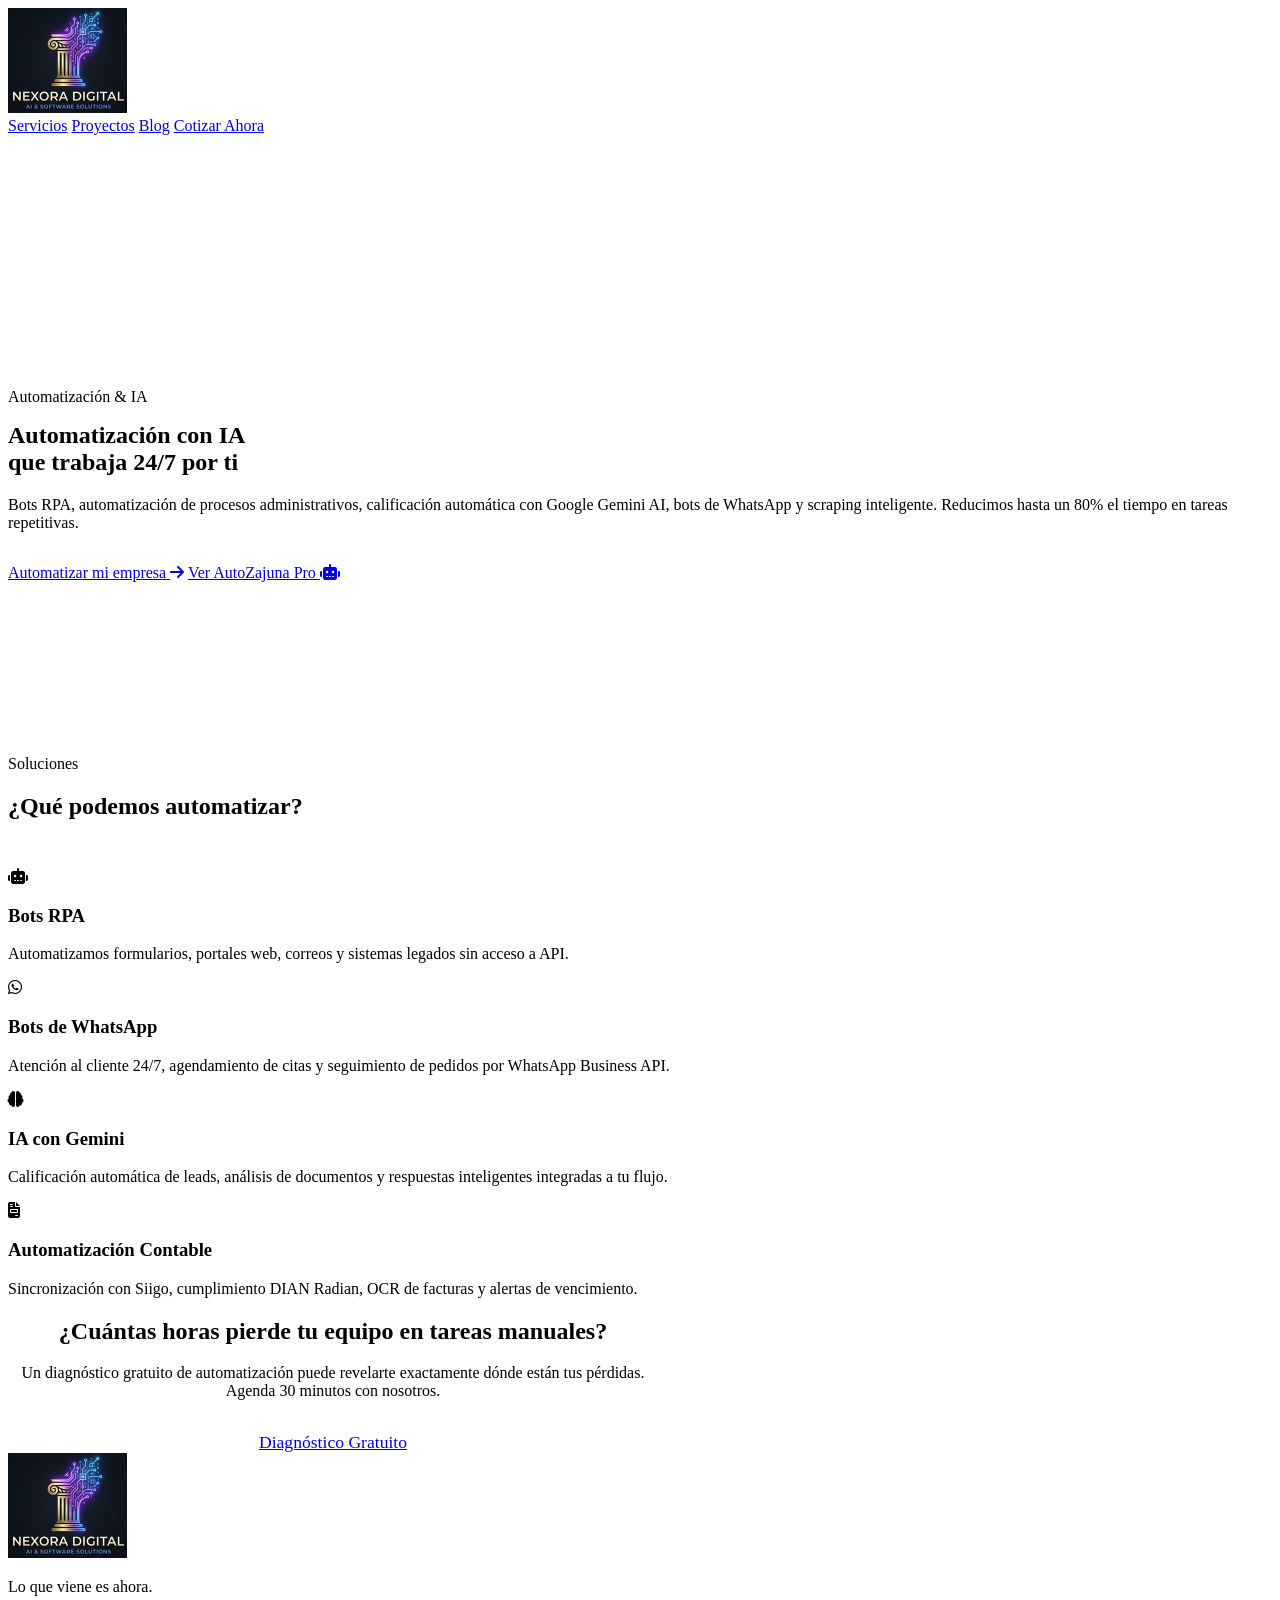
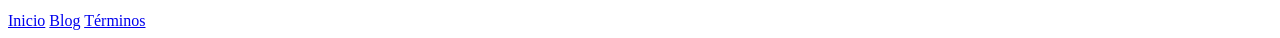
<file: automatizacion-ia-colombia.html>
<!DOCTYPE html>
<html lang="es-CO">
<head>
    <meta charset="UTF-8">
    <meta name="viewport" content="width=device-width, initial-scale=1.0">
    <title>Automatización con IA y Bots RPA en Colombia — Nexora Digital</title>
    <meta name="description" content="Automatizamos procesos repetitivos con Inteligencia Artificial y bots RPA en Colombia. Bots de WhatsApp, calificación automática con Gemini AI, web scraping y automatización de formularios.">
    <meta name="keywords" content="automatizacion inteligencia artificial colombia, bots rpa colombia, automatizacion procesos colombia, bot whatsapp colombia, gemini ai colombia">
    <link rel="canonical" href="https://nexora-digital-portal.vercel.app/automatizacion-ia-colombia.html">
    <meta property="og:title" content="Automatización con IA y Bots RPA en Colombia | Nexora Digital">
    <meta property="og:description" content="Reducimos hasta 80% del trabajo manual con automatizaciones inteligentes. Bots RPA, IA con Gemini, WhatsApp y más.">
    <meta property="og:url" content="https://nexora-digital-portal.vercel.app/automatizacion-ia-colombia.html">
    <link rel="icon" type="image/png" href="icono Nexora Digital.png">
    <link rel="preload" href="styles.css" >
    <link rel="preconnect" href="https://fonts.googleapis.com">
    <link rel="preconnect" href="https://fonts.gstatic.com" crossorigin>
    <link rel="stylesheet" href="https://fonts.googleapis.com/css2?family=Outfit:wght@300;400;500;600;700;800;900&display=swap" >
    <link rel="stylesheet" href="https://cdnjs.cloudflare.com/ajax/libs/font-awesome/6.4.0/css/all.min.css" >
    </head>
<body>
    <nav class="navbar scrolled" id="navbar">
        <div class="nav-container container">
            <a href="index.html" class="nav-logo">
                <img src="logo-nexora-opt.jpg" alt="Nexora Digital Logo" width="119" height="105" fetchpriority="high">
            </a>
            <div class="nav-links" id="nav-links">
                <a href="index.html#servicios" class="nav-link">Servicios</a>
                <a href="index.html#proyectos" class="nav-link">Proyectos</a>
                <a href="blog.html" class="nav-link">Blog</a>
                <a href="index.html#contacto" class="nav-cta">Cotizar Ahora</a>
            </div>
        </div>
    </nav>

    <main style="padding-top: 80px;">
        <section class="section" style="min-height: 60vh; display: flex; align-items: center;">
            <div class="container">
                <span class="hero-badge">Automatización &amp; IA</span>
                <h1 class="hero-title" style="margin-top: 1rem;">
                    Automatización con IA <br>
                    <span class="gradient-text">que trabaja 24/7 por ti</span>
                </h1>
                <p class="hero-subtitle">Bots RPA, automatización de procesos administrativos, calificación automática con Google Gemini AI, bots de WhatsApp y scraping inteligente. Reducimos hasta un 80% el tiempo en tareas repetitivas.</p>
                <div class="hero-ctas" style="margin-top:2rem;">
                    <a href="index.html#contacto" class="btn-primary">Automatizar mi empresa <i class="fa-solid fa-arrow-right"></i></a>
                    <a href="index.html#software" class="btn-glass">Ver AutoZajuna Pro <i class="fa-solid fa-robot"></i></a>
                </div>
            </div>
        </section>

        <section class="section section-alt">
            <div class="container">
                <div class="section-header">
                    <span class="section-tag">Soluciones</span>
                    <h2 class="section-title">¿Qué podemos automatizar?</h2>
                </div>
                <div class="services-grid" style="margin-top:3rem;">
                    <article class="service-card">
                        <div class="service-icon si-ai"><i class="fa-solid fa-robot"></i></div>
                        <h3 class="service-title">Bots RPA</h3>
                        <p class="service-desc">Automatizamos formularios, portales web, correos y sistemas legados sin acceso a API.</p>
                    </article>
                    <article class="service-card">
                        <div class="service-icon si-mobile"><i class="fa-brands fa-whatsapp"></i></div>
                        <h3 class="service-title">Bots de WhatsApp</h3>
                        <p class="service-desc">Atención al cliente 24/7, agendamiento de citas y seguimiento de pedidos por WhatsApp Business API.</p>
                    </article>
                    <article class="service-card">
                        <div class="service-icon si-data"><i class="fa-solid fa-brain"></i></div>
                        <h3 class="service-title">IA con Gemini</h3>
                        <p class="service-desc">Calificación automática de leads, análisis de documentos y respuestas inteligentes integradas a tu flujo.</p>
                    </article>
                    <article class="service-card">
                        <div class="service-icon si-fintech"><i class="fa-solid fa-file-invoice"></i></div>
                        <h3 class="service-title">Automatización Contable</h3>
                        <p class="service-desc">Sincronización con Siigo, cumplimiento DIAN Radian, OCR de facturas y alertas de vencimiento.</p>
                    </article>
                </div>
            </div>
        </section>

        <section class="section" style="text-align:center;">
            <div class="container" style="max-width:650px;">
                <h2 class="section-title">¿Cuántas horas pierde tu equipo en tareas manuales?</h2>
                <p style="color:var(--text-secondary); margin: 1rem 0 2rem;">Un diagnóstico gratuito de automatización puede revelarte exactamente dónde están tus pérdidas. Agenda 30 minutos con nosotros.</p>
                <a href="index.html#contacto" class="btn-primary" style="font-size:1.1rem;">Diagnóstico Gratuito</a>
            </div>
        </section>
    </main>

    <footer class="footer">
        <div class="container footer-content">
            <div class="footer-brand">
                <a href="index.html" class="footer-logo"><img src="logo-nexora-opt.jpg" alt="Nexora Digital" width="119" height="105" loading="lazy"></a>
                <p class="footer-slogan">Lo que viene es ahora.</p>
            </div>
            <nav class="footer-links">
                <a href="index.html" class="footer-link">Inicio</a>
                <a href="blog.html" class="footer-link">Blog</a>
                <a href="legales.html" class="footer-link">Términos</a>
            </nav>
        </div>
    </footer>
</body>
</html>
</file>
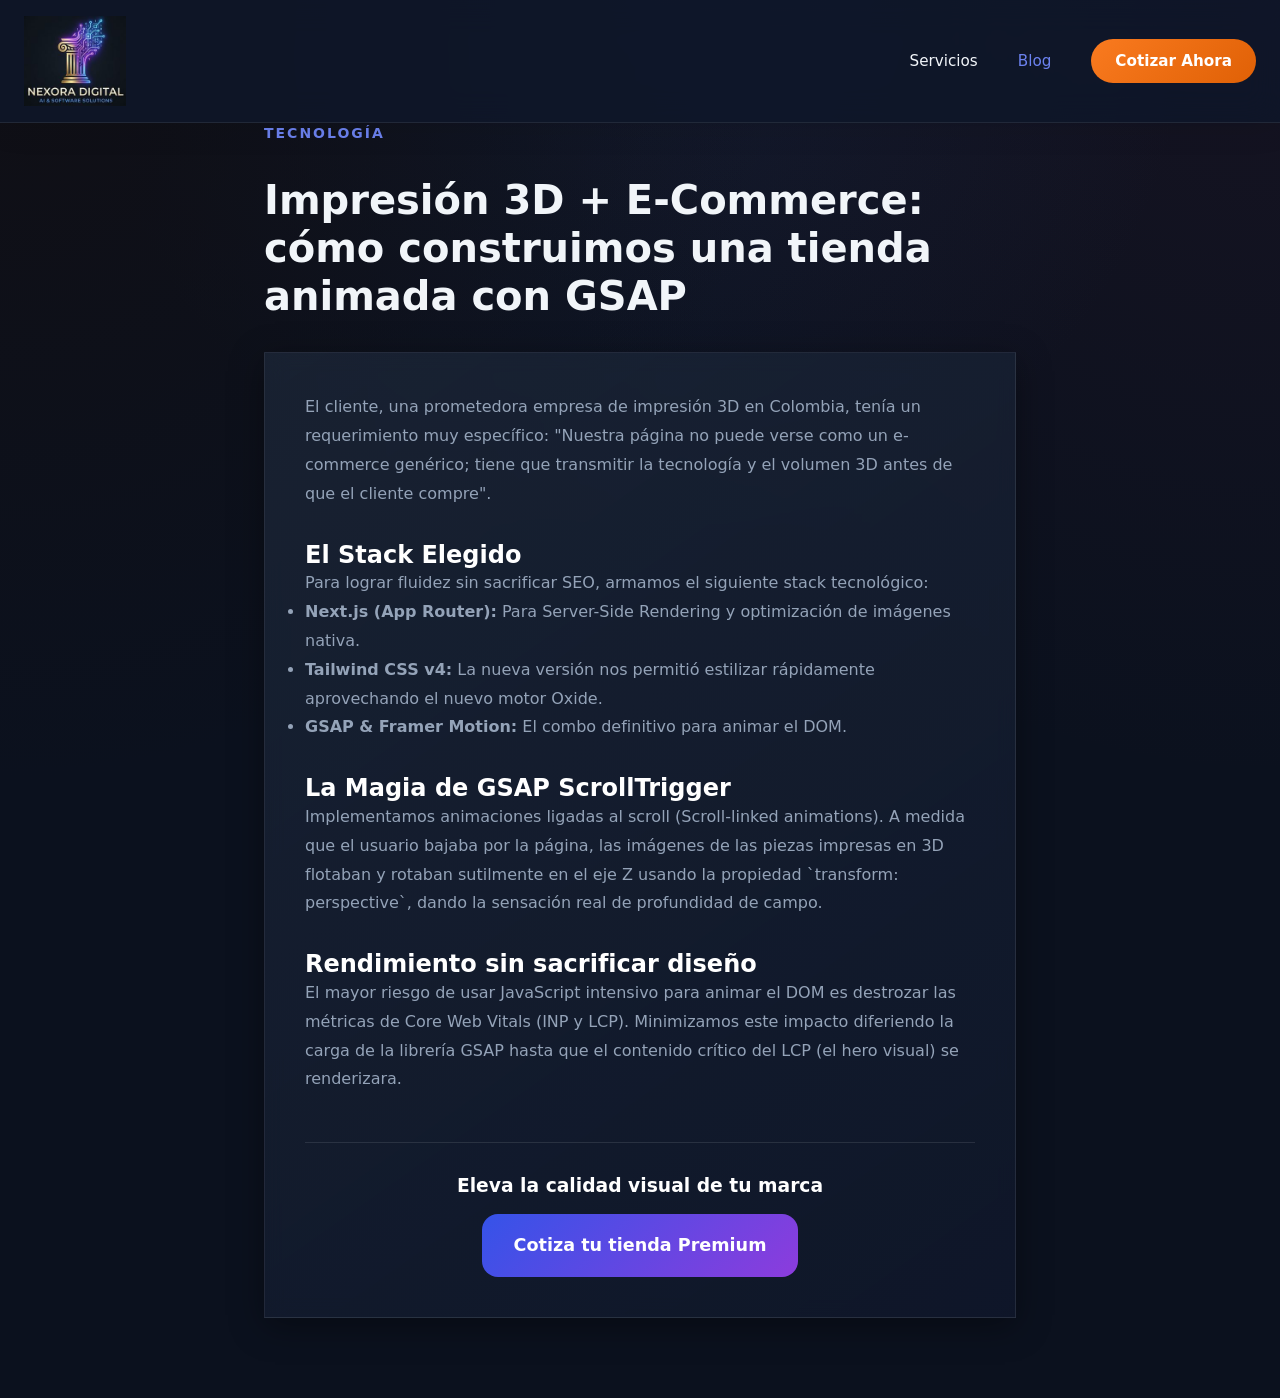
<file: blog-3dprint-gsap.html>
<!DOCTYPE html>
<html lang="es-CO">
<head>
    <meta charset="UTF-8">
    <meta name="viewport" content="width=device-width, initial-scale=1.0">
    <title>Impresión 3D + E-Commerce: cómo construimos una tienda con GSAP | Nexora</title>
    <meta name="description" content="Caso de estudio: Integración de animaciones avanzadas con GSAP y Framer Motion en una tienda de impresión 3D construida con Next.js y Tailwind CSS v4.">
    <link rel="canonical" href="https://nexora-digital-portal.vercel.app/blog-3dprint-gsap.html">
    <link rel="icon" type="image/png" href="icono Nexora Digital.png">
    <link rel="stylesheet" href="styles.css">
</head>
<body>
    <nav class="navbar scrolled" id="navbar">
        <div class="nav-container container">
            <a href="index.html" class="nav-logo">
                <img src="logo-nexora-opt.jpg" alt="Nexora Digital" width="119" height="105" fetchpriority="high">
            </a>
            <div class="nav-links">
                <a href="index.html#servicios" class="nav-link">Servicios</a>
                <a href="blog.html" class="nav-link" style="color: var(--primary-light);">Blog</a>
                <a href="index.html#contacto" class="nav-cta">Cotizar Ahora</a>
            </div>
        </div>
    </nav>

    <main style="padding-top: 120px; padding-bottom: 80px;">
        <article class="container" style="max-width: 800px;">
            <span class="section-tag">Tecnología</span>
            <h1 style="font-size: 2.5rem; margin: 1rem 0; line-height: 1.2;">Impresión 3D + E-Commerce: cómo construimos una tienda animada con GSAP</h1>
            
            <div class="glass-card" style="padding: 2.5rem; line-height: 1.8; color: var(--text-secondary); margin-top: 2rem;">
                <p>El cliente, una prometedora empresa de impresión 3D en Colombia, tenía un requerimiento muy específico: "Nuestra página no puede verse como un e-commerce genérico; tiene que transmitir la tecnología y el volumen 3D antes de que el cliente compre".</p>

                <h2 style="color: white; margin-top:2rem;">El Stack Elegido</h2>
                <p>Para lograr fluidez sin sacrificar SEO, armamos el siguiente stack tecnológico:</p>
                <ul>
                    <li><strong>Next.js (App Router):</strong> Para Server-Side Rendering y optimización de imágenes nativa.</li>
                    <li><strong>Tailwind CSS v4:</strong> La nueva versión nos permitió estilizar rápidamente aprovechando el nuevo motor Oxide.</li>
                    <li><strong>GSAP & Framer Motion:</strong> El combo definitivo para animar el DOM.</li>
                </ul>

                <h2 style="color: white; margin-top:2rem;">La Magia de GSAP ScrollTrigger</h2>
                <p>Implementamos animaciones ligadas al scroll (Scroll-linked animations). A medida que el usuario bajaba por la página, las imágenes de las piezas impresas en 3D flotaban y rotaban sutilmente en el eje Z usando la propiedad `transform: perspective`, dando la sensación real de profundidad de campo.</p>

                <h2 style="color: white; margin-top:2rem;">Rendimiento sin sacrificar diseño</h2>
                <p>El mayor riesgo de usar JavaScript intensivo para animar el DOM es destrozar las métricas de Core Web Vitals (INP y LCP). Minimizamos este impacto diferiendo la carga de la librería GSAP hasta que el contenido crítico del LCP (el hero visual) se renderizara.</p>

                <div style="margin-top: 3rem; padding-top: 2rem; border-top: 1px solid rgba(255,255,255,0.1); text-align: center;">
                    <h3 style="color: white;">Eleva la calidad visual de tu marca</h3>
                    <a href="index.html#contacto" class="btn-primary" style="margin-top: 1rem; display: inline-block;">Cotiza tu tienda Premium</a>
                </div>
            </div>
        </article>
    </main>
</body>
</html>
</file>
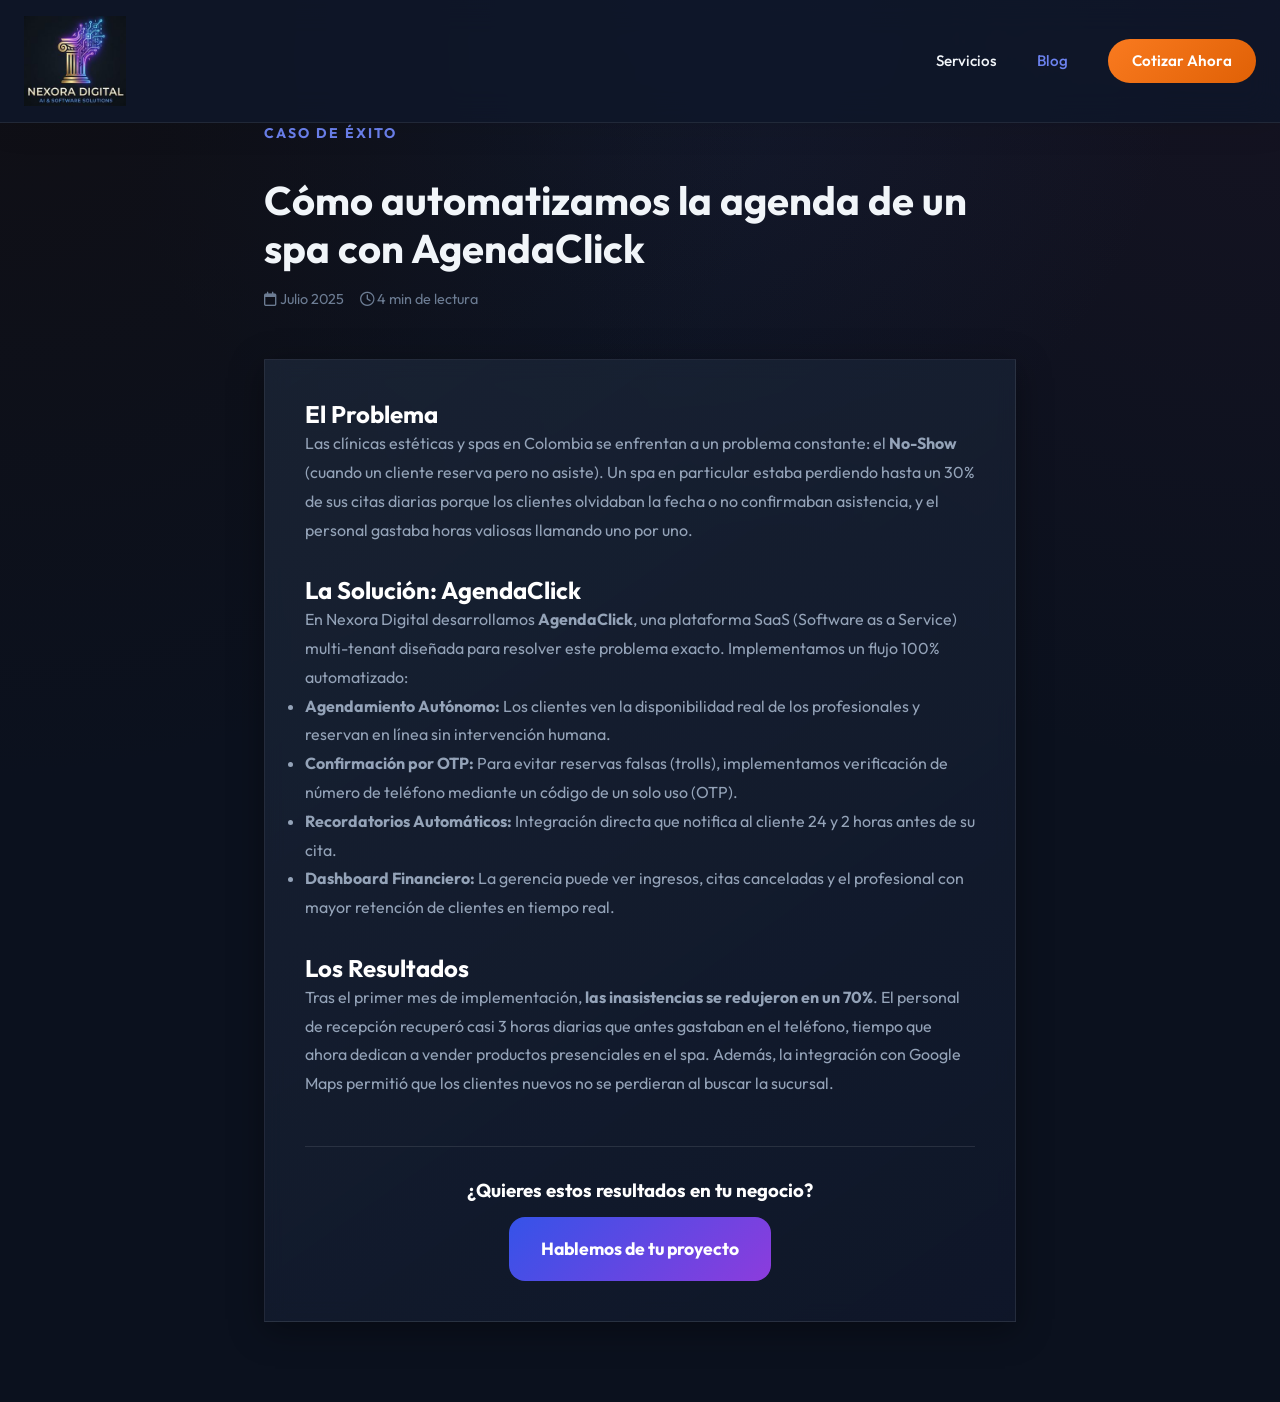
<file: blog-agendaclick-spa.html>
<!DOCTYPE html>
<html lang="es-CO">
<head>
    <meta charset="UTF-8">
    <meta name="viewport" content="width=device-width, initial-scale=1.0">
    <title>Cómo automatizamos la agenda de un spa con AgendaClick | Nexora Digital</title>
    <meta name="description" content="Descubre cómo redujimos en un 70% las inasistencias en un spa colombiano mediante la automatización de su agenda con AgendaClick, OTP y Google Maps.">
    <meta name="keywords" content="automatizacion spa colombia, software agenda citas, agendaclick, desarrollo saas, nexora digital, confirmacion citas otp">
    <link rel="canonical" href="https://nexora-digital-portal.vercel.app/blog-agendaclick-spa.html">
    <link rel="icon" type="image/png" href="icono Nexora Digital.png">
    <link rel="stylesheet" href="styles.css">
    <link rel="preconnect" href="https://fonts.googleapis.com">
    <link rel="preconnect" href="https://fonts.gstatic.com" crossorigin>
    <link rel="stylesheet" href="https://fonts.googleapis.com/css2?family=Outfit:wght@300;400;500;600;700;800;900&display=swap">
    <link rel="stylesheet" href="https://cdnjs.cloudflare.com/ajax/libs/font-awesome/6.4.0/css/all.min.css">
</head>
<body>
    <nav class="navbar scrolled" id="navbar">
        <div class="nav-container container">
            <a href="index.html" class="nav-logo">
                <img src="logo-nexora-opt.jpg" alt="Nexora Digital Logo" width="119" height="105" fetchpriority="high">
            </a>
            <div class="nav-links">
                <a href="index.html#servicios" class="nav-link">Servicios</a>
                <a href="blog.html" class="nav-link" style="color: var(--primary-light);">Blog</a>
                <a href="index.html#contacto" class="nav-cta">Cotizar Ahora</a>
            </div>
        </div>
    </nav>

    <main style="padding-top: 120px; padding-bottom: 80px;">
        <article class="container" style="max-width: 800px;">
            <span class="section-tag">Caso de Éxito</span>
            <h1 style="font-size: 2.5rem; margin: 1rem 0; line-height: 1.2;">Cómo automatizamos la agenda de un spa con AgendaClick</h1>
            <div style="display:flex; gap: 1rem; color: var(--text-muted); margin-bottom: 3rem; font-size: 0.9rem;">
                <span><i class="fa-regular fa-calendar"></i> Julio 2025</span>
                <span><i class="fa-regular fa-clock"></i> 4 min de lectura</span>
            </div>

            <div class="glass-card" style="padding: 2.5rem; line-height: 1.8; color: var(--text-secondary);">
                <h2 style="color: white; margin-top:0;">El Problema</h2>
                <p>Las clínicas estéticas y spas en Colombia se enfrentan a un problema constante: el <strong>No-Show</strong> (cuando un cliente reserva pero no asiste). Un spa en particular estaba perdiendo hasta un 30% de sus citas diarias porque los clientes olvidaban la fecha o no confirmaban asistencia, y el personal gastaba horas valiosas llamando uno por uno.</p>

                <h2 style="color: white; margin-top:2rem;">La Solución: AgendaClick</h2>
                <p>En Nexora Digital desarrollamos <strong>AgendaClick</strong>, una plataforma SaaS (Software as a Service) multi-tenant diseñada para resolver este problema exacto. Implementamos un flujo 100% automatizado:</p>
                <ul>
                    <li><strong>Agendamiento Autónomo:</strong> Los clientes ven la disponibilidad real de los profesionales y reservan en línea sin intervención humana.</li>
                    <li><strong>Confirmación por OTP:</strong> Para evitar reservas falsas (trolls), implementamos verificación de número de teléfono mediante un código de un solo uso (OTP).</li>
                    <li><strong>Recordatorios Automáticos:</strong> Integración directa que notifica al cliente 24 y 2 horas antes de su cita.</li>
                    <li><strong>Dashboard Financiero:</strong> La gerencia puede ver ingresos, citas canceladas y el profesional con mayor retención de clientes en tiempo real.</li>
                </ul>

                <h2 style="color: white; margin-top:2rem;">Los Resultados</h2>
                <p>Tras el primer mes de implementación, <strong>las inasistencias se redujeron en un 70%</strong>. El personal de recepción recuperó casi 3 horas diarias que antes gastaban en el teléfono, tiempo que ahora dedican a vender productos presenciales en el spa. Además, la integración con Google Maps permitió que los clientes nuevos no se perdieran al buscar la sucursal.</p>
                
                <div style="margin-top: 3rem; padding-top: 2rem; border-top: 1px solid rgba(255,255,255,0.1); text-align: center;">
                    <h3 style="color: white;">¿Quieres estos resultados en tu negocio?</h3>
                    <a href="index.html#contacto" class="btn-primary" style="margin-top: 1rem; display: inline-block;">Hablemos de tu proyecto</a>
                </div>
            </div>
        </article>
    </main>
</body>
</html>
</file>
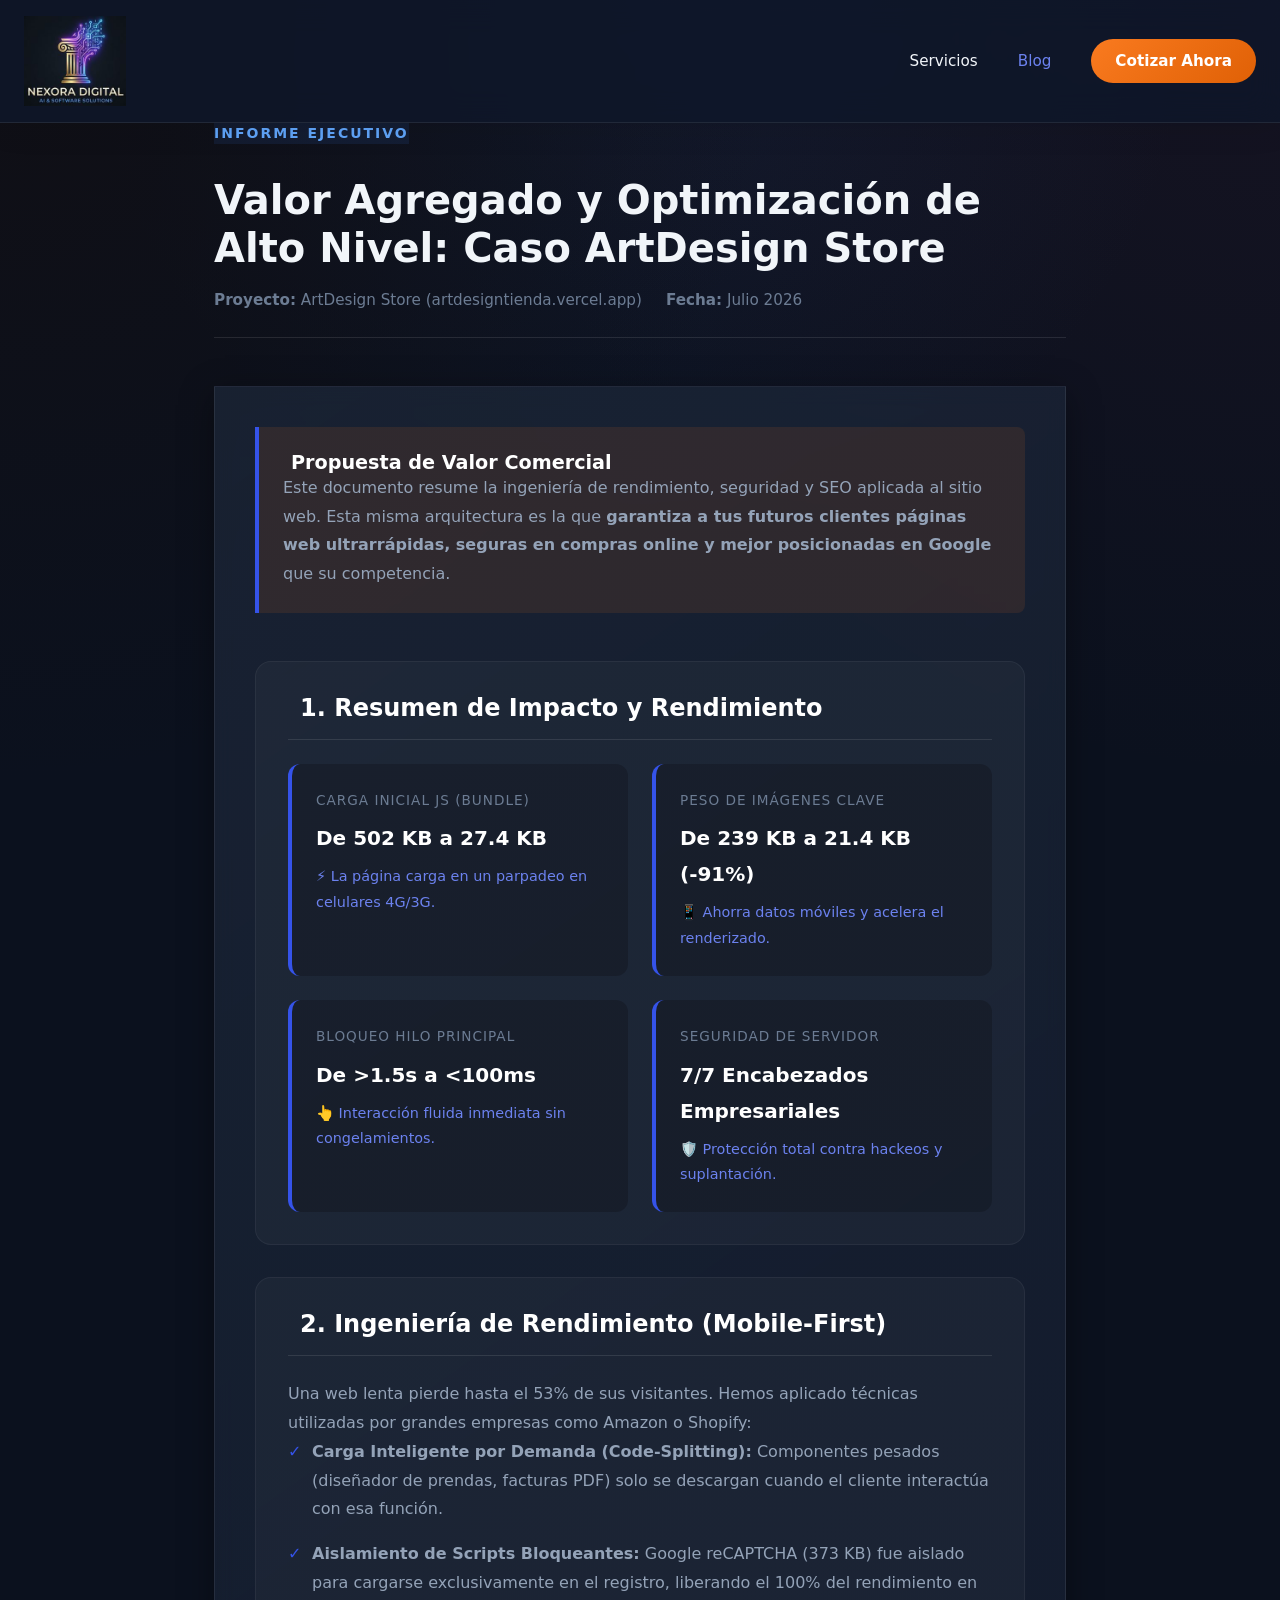
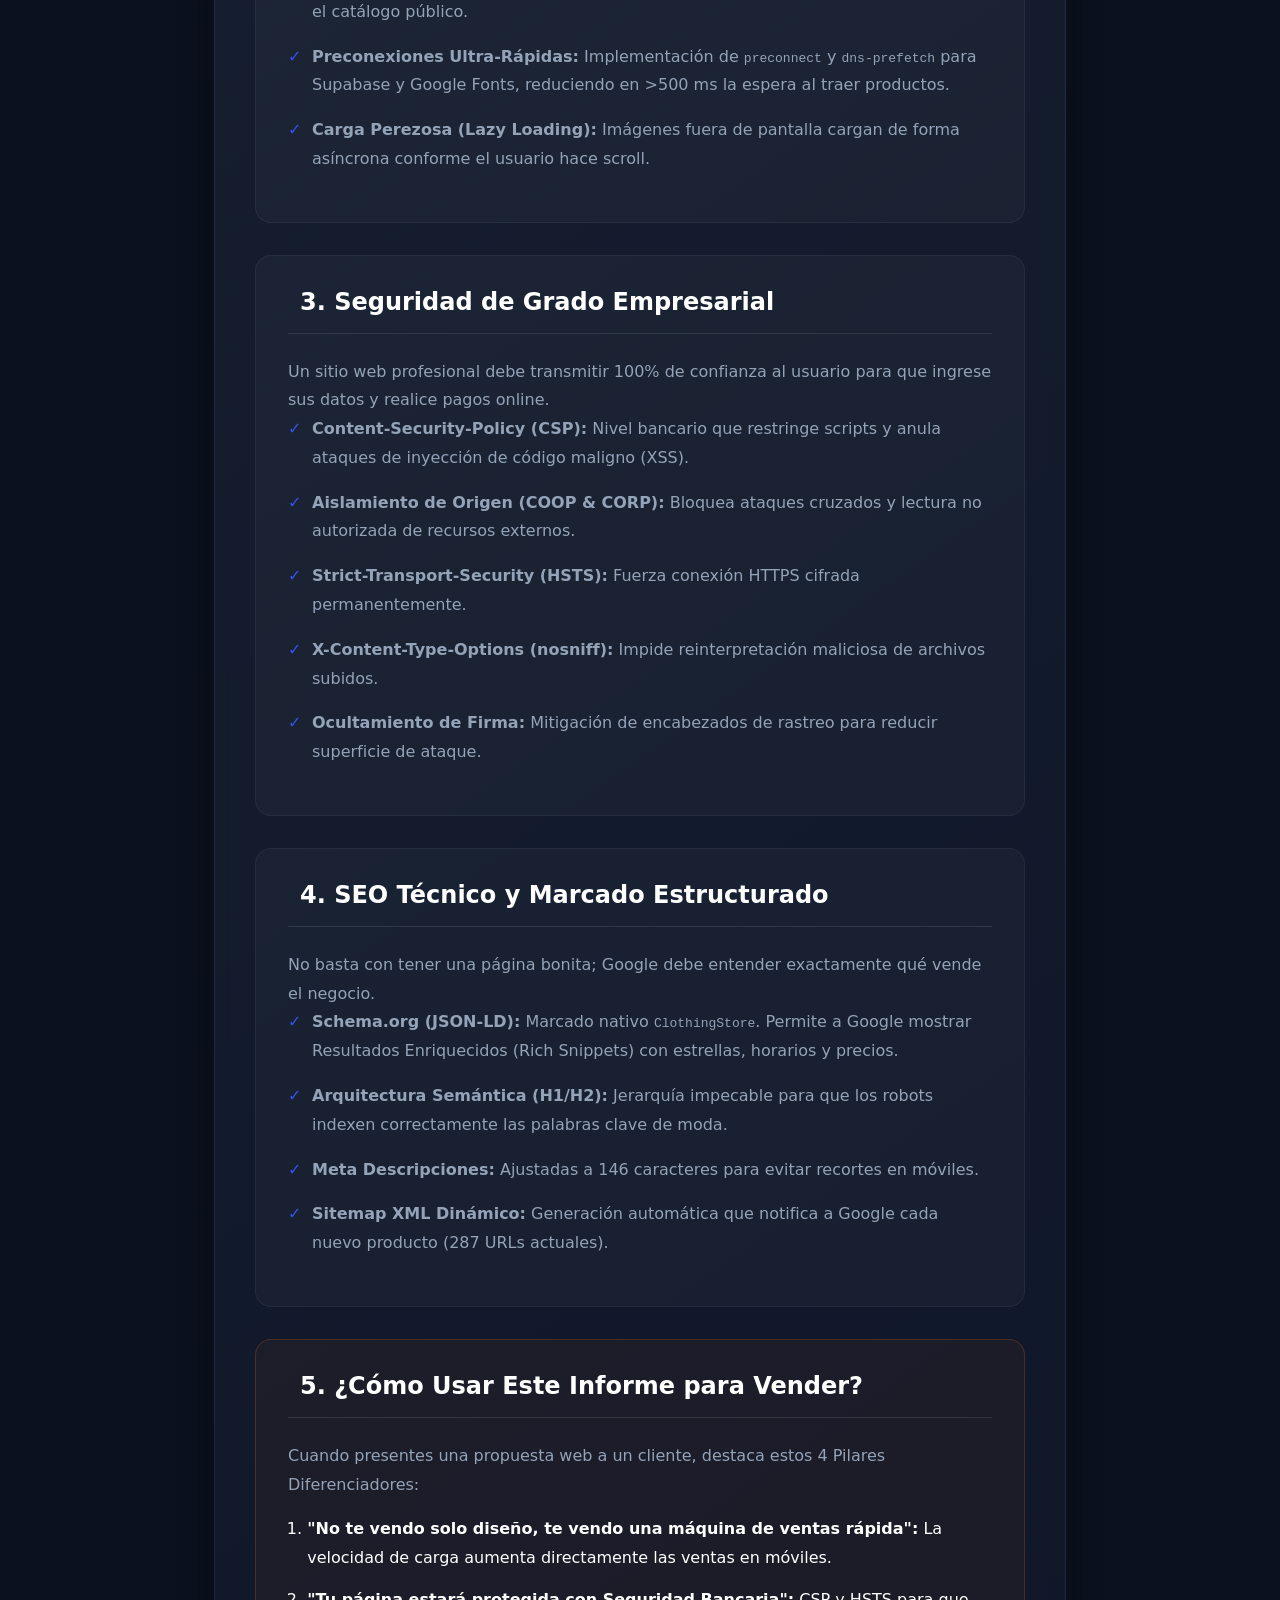
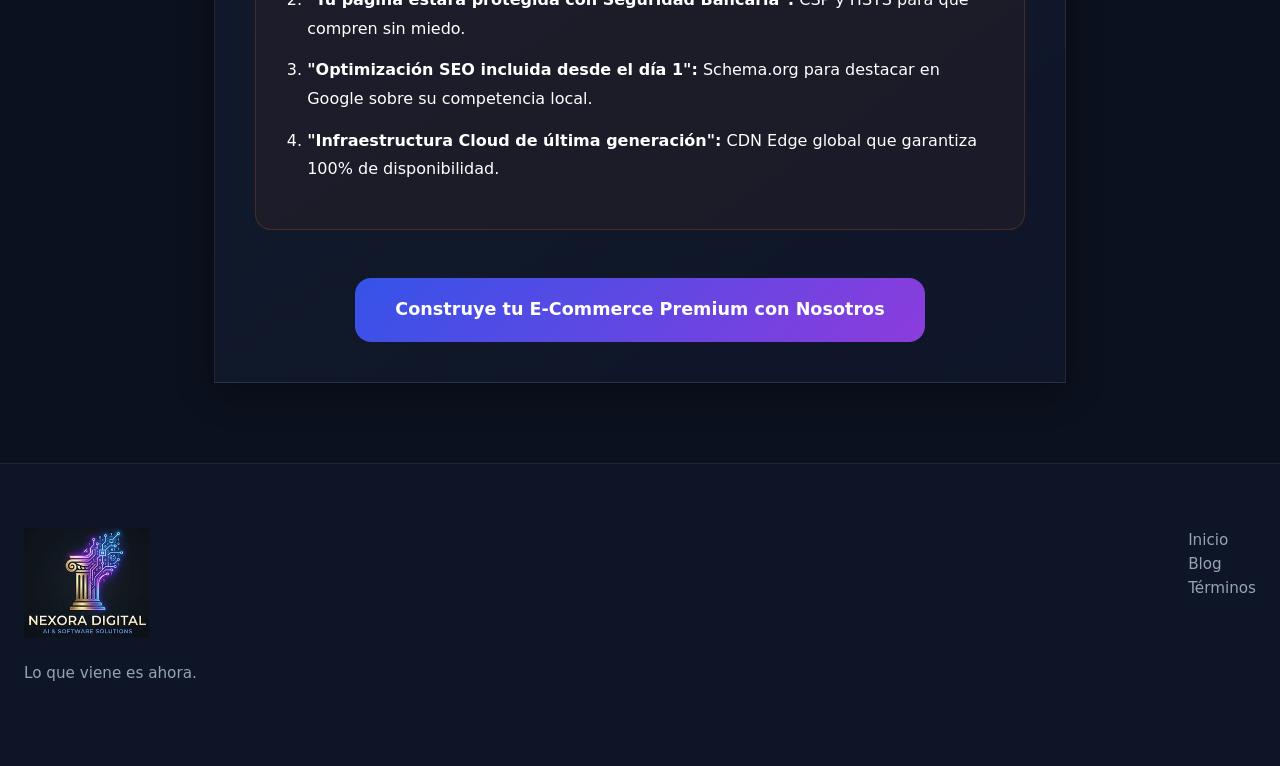
<file: blog-artdesign-supabase.html>
<!DOCTYPE html>
<html lang="es-CO">
<head>
    <meta charset="UTF-8">
    <meta name="viewport" content="width=device-width, initial-scale=1.0">
    <title>Ingeniería de Rendimiento: Caso ArtDesign Tienda | Nexora Digital</title>
    <meta name="description" content="Informe Ejecutivo de optimización para ArtDesign Tienda. Arquitectura de alto rendimiento, seguridad de grado empresarial y SEO técnico avanzado.">
    <meta name="keywords" content="rendimiento web, optimizacion seo, seguridad ecommerce, supabase, react 19, nexora digital">
    <link rel="canonical" href="https://nexora-digital-portal.vercel.app/blog-artdesign-supabase.html">
    <link rel="icon" type="image/png" href="icono Nexora Digital.png">
    <link rel="stylesheet" href="styles.css">
    <style>
        .report-section {
            background: rgba(255,255,255,0.03);
            border: 1px solid rgba(255,255,255,0.05);
            border-radius: 1rem;
            padding: 2rem;
            margin-bottom: 2rem;
        }
        .report-section h2 {
            color: white;
            margin-top: 0;
            display: flex;
            align-items: center;
            gap: 0.75rem;
            font-size: 1.5rem;
            border-bottom: 1px solid rgba(255,255,255,0.1);
            padding-bottom: 1rem;
            margin-bottom: 1.5rem;
        }
        .metrics-grid {
            display: grid;
            grid-template-columns: repeat(auto-fit, minmax(250px, 1fr));
            gap: 1.5rem;
            margin-top: 1.5rem;
        }
        .metric-card {
            background: rgba(0,0,0,0.2);
            padding: 1.5rem;
            border-radius: 0.75rem;
            border-left: 4px solid var(--primary);
        }
        .metric-title { font-size: 0.85rem; text-transform: uppercase; letter-spacing: 1px; color: var(--text-muted); margin-bottom: 0.5rem; }
        .metric-value { font-size: 1.25rem; font-weight: 700; color: white; margin-bottom: 0.5rem; }
        .metric-desc { font-size: 0.9rem; color: var(--primary-light); }
        .report-list li {
            margin-bottom: 1rem;
            padding-left: 1.5rem;
            position: relative;
        }
        .report-list li::before {
            content: '✓';
            position: absolute;
            left: 0;
            color: var(--primary);
            font-weight: bold;
        }
    </style>
</head>
<body>
    <nav class="navbar scrolled" id="navbar">
        <div class="nav-container container">
            <a href="index.html" class="nav-logo">
                <img src="logo-nexora-opt.jpg" alt="Nexora Digital" width="119" height="105" fetchpriority="high">
            </a>
            <div class="nav-links">
                <a href="index.html#servicios" class="nav-link">Servicios</a>
                <a href="blog.html" class="nav-link" style="color: var(--primary-light);">Blog</a>
                <a href="index.html#contacto" class="nav-cta">Cotizar Ahora</a>
            </div>
        </div>
    </nav>

    <main style="padding-top: 120px; padding-bottom: 80px;">
        <article class="container" style="max-width: 900px;">
            <span class="section-tag" style="background: rgba(59, 130, 246, 0.1); color: #60a5fa; border-color: rgba(59, 130, 246, 0.2);">Informe Ejecutivo</span>
            <h1 style="font-size: 2.5rem; margin: 1rem 0; line-height: 1.2;">Valor Agregado y Optimización de Alto Nivel: Caso ArtDesign Store</h1>
            
            <div style="display:flex; gap: 1.5rem; color: var(--text-muted); margin-bottom: 3rem; font-size: 0.95rem; border-bottom: 1px solid rgba(255,255,255,0.1); padding-bottom: 1.5rem;">
                <span><strong>Proyecto:</strong> ArtDesign Store (artdesigntienda.vercel.app)</span>
                <span><strong>Fecha:</strong> Julio 2026</span>
            </div>

            <div class="glass-card" style="padding: 2.5rem; line-height: 1.8; color: var(--text-secondary);">
                
                <div style="background: rgba(249, 115, 22, 0.1); border-left: 4px solid var(--primary); padding: 1.5rem; border-radius: 0 0.5rem 0.5rem 0; margin-bottom: 3rem;">
                    <h3 style="color: white; margin-top: 0; font-size: 1.2rem;"><i class="fa-solid fa-bullseye" style="color: var(--primary); margin-right: 0.5rem;"></i> Propuesta de Valor Comercial</h3>
                    <p style="margin-bottom: 0;">Este documento resume la ingeniería de rendimiento, seguridad y SEO aplicada al sitio web. Esta misma arquitectura es la que <strong>garantiza a tus futuros clientes páginas web ultrarrápidas, seguras en compras online y mejor posicionadas en Google</strong> que su competencia.</p>
                </div>

                <!-- SECCIÓN 1 -->
                <section class="report-section">
                    <h2><i class="fa-solid fa-chart-line"></i> 1. Resumen de Impacto y Rendimiento</h2>
                    <div class="metrics-grid">
                        <div class="metric-card">
                            <div class="metric-title">Carga Inicial JS (Bundle)</div>
                            <div class="metric-value">De 502 KB a 27.4 KB</div>
                            <div class="metric-desc">⚡ La página carga en un parpadeo en celulares 4G/3G.</div>
                        </div>
                        <div class="metric-card">
                            <div class="metric-title">Peso de Imágenes Clave</div>
                            <div class="metric-value">De 239 KB a 21.4 KB (-91%)</div>
                            <div class="metric-desc">📱 Ahorra datos móviles y acelera el renderizado.</div>
                        </div>
                        <div class="metric-card">
                            <div class="metric-title">Bloqueo Hilo Principal</div>
                            <div class="metric-value">De >1.5s a <100ms</div>
                            <div class="metric-desc">👆 Interacción fluida inmediata sin congelamientos.</div>
                        </div>
                        <div class="metric-card">
                            <div class="metric-title">Seguridad de Servidor</div>
                            <div class="metric-value">7/7 Encabezados Empresariales</div>
                            <div class="metric-desc">🛡️ Protección total contra hackeos y suplantación.</div>
                        </div>
                    </div>
                </section>

                <!-- SECCIÓN 2 -->
                <section class="report-section">
                    <h2><i class="fa-solid fa-bolt"></i> 2. Ingeniería de Rendimiento (Mobile-First)</h2>
                    <p>Una web lenta pierde hasta el 53% de sus visitantes. Hemos aplicado técnicas utilizadas por grandes empresas como Amazon o Shopify:</p>
                    <ul class="report-list" style="list-style: none; padding-left: 0;">
                        <li><strong>Carga Inteligente por Demanda (Code-Splitting):</strong> Componentes pesados (diseñador de prendas, facturas PDF) solo se descargan cuando el cliente interactúa con esa función.</li>
                        <li><strong>Aislamiento de Scripts Bloqueantes:</strong> Google reCAPTCHA (373 KB) fue aislado para cargarse exclusivamente en el registro, liberando el 100% del rendimiento en el catálogo público.</li>
                        <li><strong>Preconexiones Ultra-Rápidas:</strong> Implementación de <code>preconnect</code> y <code>dns-prefetch</code> para Supabase y Google Fonts, reduciendo en >500 ms la espera al traer productos.</li>
                        <li><strong>Carga Perezosa (Lazy Loading):</strong> Imágenes fuera de pantalla cargan de forma asíncrona conforme el usuario hace scroll.</li>
                    </ul>
                </section>

                <!-- SECCIÓN 3 -->
                <section class="report-section">
                    <h2><i class="fa-solid fa-shield-halved"></i> 3. Seguridad de Grado Empresarial</h2>
                    <p>Un sitio web profesional debe transmitir 100% de confianza al usuario para que ingrese sus datos y realice pagos online.</p>
                    <ul class="report-list" style="list-style: none; padding-left: 0;">
                        <li><strong>Content-Security-Policy (CSP):</strong> Nivel bancario que restringe scripts y anula ataques de inyección de código maligno (XSS).</li>
                        <li><strong>Aislamiento de Origen (COOP & CORP):</strong> Bloquea ataques cruzados y lectura no autorizada de recursos externos.</li>
                        <li><strong>Strict-Transport-Security (HSTS):</strong> Fuerza conexión HTTPS cifrada permanentemente.</li>
                        <li><strong>X-Content-Type-Options (nosniff):</strong> Impide reinterpretación maliciosa de archivos subidos.</li>
                        <li><strong>Ocultamiento de Firma:</strong> Mitigación de encabezados de rastreo para reducir superficie de ataque.</li>
                    </ul>
                </section>

                <!-- SECCIÓN 4 -->
                <section class="report-section">
                    <h2><i class="fa-brands fa-google"></i> 4. SEO Técnico y Marcado Estructurado</h2>
                    <p>No basta con tener una página bonita; Google debe entender exactamente qué vende el negocio.</p>
                    <ul class="report-list" style="list-style: none; padding-left: 0;">
                        <li><strong>Schema.org (JSON-LD):</strong> Marcado nativo <code>ClothingStore</code>. Permite a Google mostrar Resultados Enriquecidos (Rich Snippets) con estrellas, horarios y precios.</li>
                        <li><strong>Arquitectura Semántica (H1/H2):</strong> Jerarquía impecable para que los robots indexen correctamente las palabras clave de moda.</li>
                        <li><strong>Meta Descripciones:</strong> Ajustadas a 146 caracteres para evitar recortes en móviles.</li>
                        <li><strong>Sitemap XML Dinámico:</strong> Generación automática que notifica a Google cada nuevo producto (287 URLs actuales).</li>
                    </ul>
                </section>

                <!-- SECCIÓN 5 -->
                <section class="report-section" style="background: rgba(249, 115, 22, 0.05); border-color: rgba(249, 115, 22, 0.2);">
                    <h2><i class="fa-solid fa-briefcase"></i> 5. ¿Cómo Usar Este Informe para Vender?</h2>
                    <p>Cuando presentes una propuesta web a un cliente, destaca estos 4 Pilares Diferenciadores:</p>
                    <ol style="margin-top: 1rem; margin-bottom: 0; padding-left: 1.2rem; color: white;">
                        <li style="margin-bottom: 0.8rem;"><strong>"No te vendo solo diseño, te vendo una máquina de ventas rápida":</strong> La velocidad de carga aumenta directamente las ventas en móviles.</li>
                        <li style="margin-bottom: 0.8rem;"><strong>"Tu página estará protegida con Seguridad Bancaria":</strong> CSP y HSTS para que compren sin miedo.</li>
                        <li style="margin-bottom: 0.8rem;"><strong>"Optimización SEO incluida desde el día 1":</strong> Schema.org para destacar en Google sobre su competencia local.</li>
                        <li style="margin-bottom: 0.8rem;"><strong>"Infraestructura Cloud de última generación":</strong> CDN Edge global que garantiza 100% de disponibilidad.</li>
                    </ol>
                </section>

                <div style="margin-top: 3rem; text-align: center;">
                    <a href="index.html#contacto" class="btn-primary" style="font-size: 1.1rem; padding: 1rem 2.5rem;">Construye tu E-Commerce Premium con Nosotros</a>
                </div>
            </div>
        </article>
    </main>

    <footer class="footer">
        <div class="container footer-content">
            <div class="footer-brand">
                <a href="index.html" class="footer-logo"><img src="logo-nexora-opt.jpg" alt="Nexora Digital" width="119" height="105" loading="lazy"></a>
                <p class="footer-slogan">Lo que viene es ahora.</p>
            </div>
            <nav class="footer-links">
                <a href="index.html" class="footer-link">Inicio</a>
                <a href="blog.html" class="footer-link">Blog</a>
                <a href="legales.html" class="footer-link">Términos</a>
            </nav>
        </div>
    </footer>
</body>
</html>
</file>
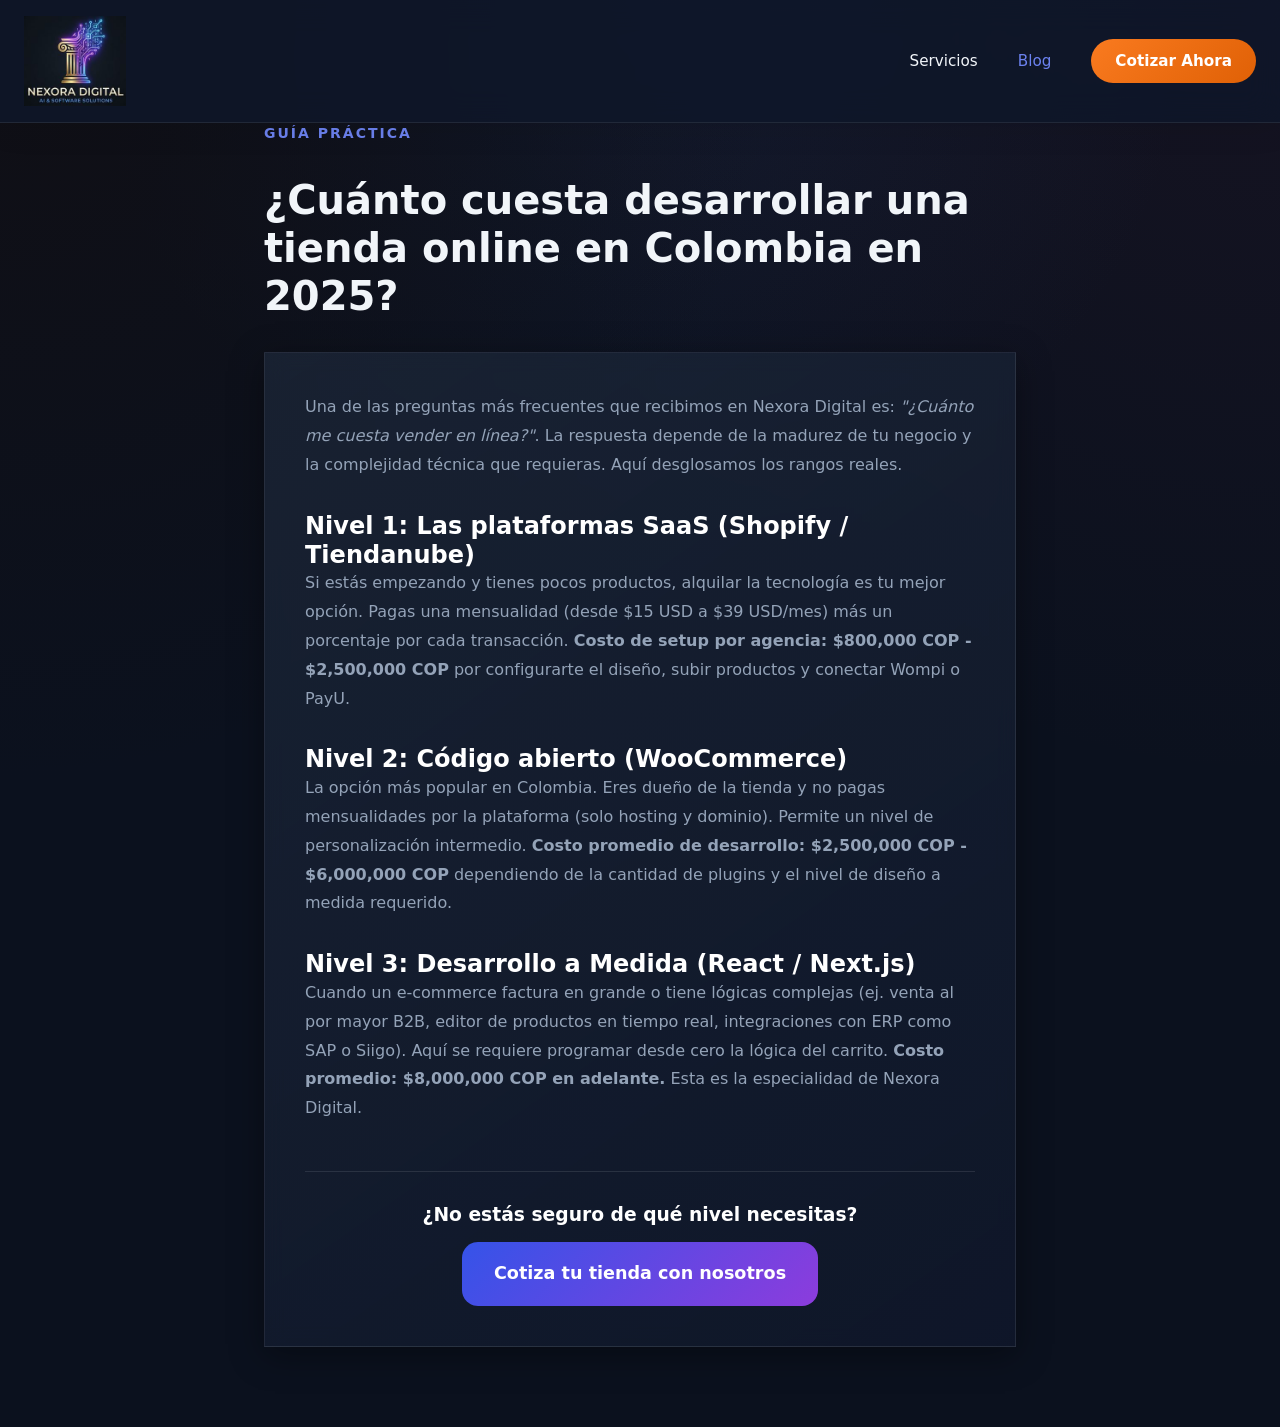
<file: blog-costo-ecommerce-colombia.html>
<!DOCTYPE html>
<html lang="es-CO">
<head>
    <meta charset="UTF-8">
    <meta name="viewport" content="width=device-width, initial-scale=1.0">
    <title>¿Cuánto cuesta desarrollar una tienda online en Colombia en 2025? | Nexora</title>
    <meta name="description" content="Guía detallada sobre los precios reales de desarrollo de tiendas online e-commerce en Colombia. Desde opciones SaaS hasta desarrollo a medida con Wompi.">
    <meta name="keywords" content="cuanto cuesta tienda online colombia, precio ecommerce colombia, costo desarrollo web, pasarela de pagos colombia">
    <link rel="canonical" href="https://nexora-digital-portal.vercel.app/blog-costo-ecommerce-colombia.html">
    <link rel="icon" type="image/png" href="icono Nexora Digital.png">
    <link rel="stylesheet" href="styles.css">
</head>
<body>
    <nav class="navbar scrolled" id="navbar">
        <div class="nav-container container">
            <a href="index.html" class="nav-logo">
                <img src="logo-nexora-opt.jpg" alt="Nexora Digital" width="119" height="105" fetchpriority="high">
            </a>
            <div class="nav-links">
                <a href="index.html#servicios" class="nav-link">Servicios</a>
                <a href="blog.html" class="nav-link" style="color: var(--primary-light);">Blog</a>
                <a href="index.html#contacto" class="nav-cta">Cotizar Ahora</a>
            </div>
        </div>
    </nav>

    <main style="padding-top: 120px; padding-bottom: 80px;">
        <article class="container" style="max-width: 800px;">
            <span class="section-tag">Guía Práctica</span>
            <h1 style="font-size: 2.5rem; margin: 1rem 0; line-height: 1.2;">¿Cuánto cuesta desarrollar una tienda online en Colombia en 2025?</h1>
            
            <div class="glass-card" style="padding: 2.5rem; line-height: 1.8; color: var(--text-secondary); margin-top: 2rem;">
                <p>Una de las preguntas más frecuentes que recibimos en Nexora Digital es: <em>"¿Cuánto me cuesta vender en línea?"</em>. La respuesta depende de la madurez de tu negocio y la complejidad técnica que requieras. Aquí desglosamos los rangos reales.</p>

                <h2 style="color: white; margin-top:2rem;">Nivel 1: Las plataformas SaaS (Shopify / Tiendanube)</h2>
                <p>Si estás empezando y tienes pocos productos, alquilar la tecnología es tu mejor opción. Pagas una mensualidad (desde $15 USD a $39 USD/mes) más un porcentaje por cada transacción. <strong>Costo de setup por agencia: $800,000 COP - $2,500,000 COP</strong> por configurarte el diseño, subir productos y conectar Wompi o PayU.</p>

                <h2 style="color: white; margin-top:2rem;">Nivel 2: Código abierto (WooCommerce)</h2>
                <p>La opción más popular en Colombia. Eres dueño de la tienda y no pagas mensualidades por la plataforma (solo hosting y dominio). Permite un nivel de personalización intermedio. <strong>Costo promedio de desarrollo: $2,500,000 COP - $6,000,000 COP</strong> dependiendo de la cantidad de plugins y el nivel de diseño a medida requerido.</p>

                <h2 style="color: white; margin-top:2rem;">Nivel 3: Desarrollo a Medida (React / Next.js)</h2>
                <p>Cuando un e-commerce factura en grande o tiene lógicas complejas (ej. venta al por mayor B2B, editor de productos en tiempo real, integraciones con ERP como SAP o Siigo). Aquí se requiere programar desde cero la lógica del carrito. <strong>Costo promedio: $8,000,000 COP en adelante.</strong> Esta es la especialidad de Nexora Digital.</p>

                <div style="margin-top: 3rem; padding-top: 2rem; border-top: 1px solid rgba(255,255,255,0.1); text-align: center;">
                    <h3 style="color: white;">¿No estás seguro de qué nivel necesitas?</h3>
                    <a href="index.html#contacto" class="btn-primary" style="margin-top: 1rem; display: inline-block;">Cotiza tu tienda con nosotros</a>
                </div>
            </div>
        </article>
    </main>
</body>
</html>
</file>
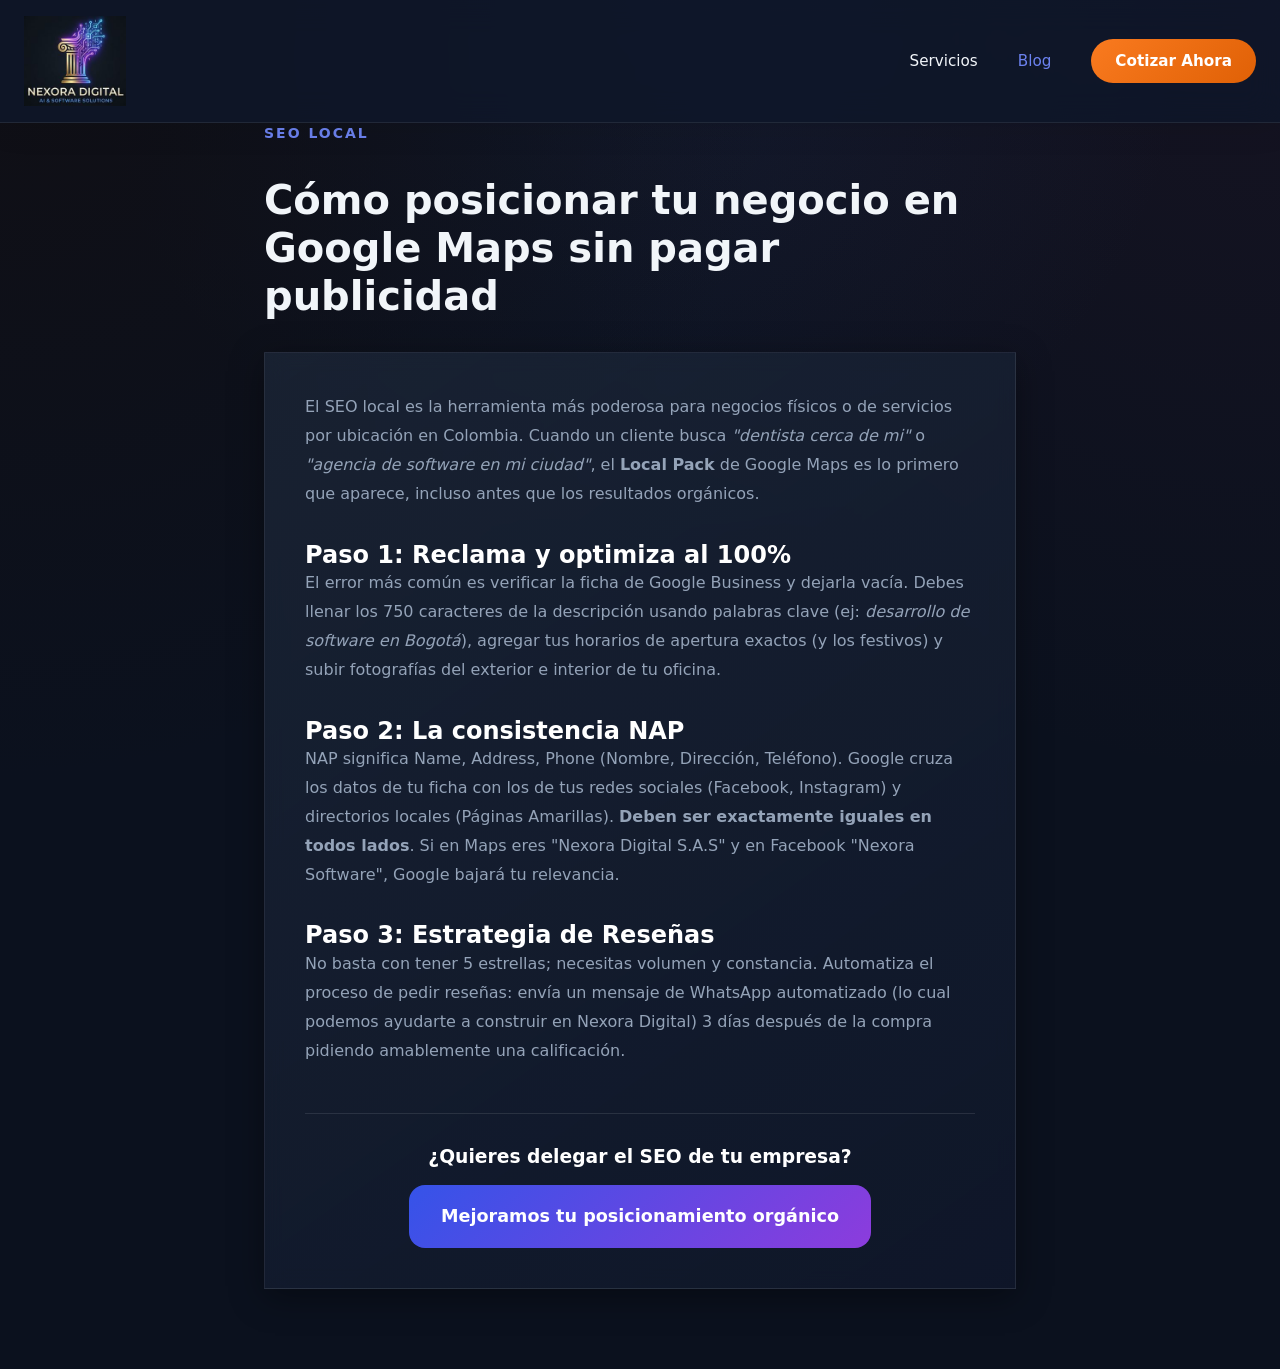
<file: blog-google-maps-gratis-colombia.html>
<!DOCTYPE html>
<html lang="es-CO">
<head>
    <meta charset="UTF-8">
    <meta name="viewport" content="width=device-width, initial-scale=1.0">
    <title>Cómo posicionar tu negocio en Google Maps (Colombia) | Nexora Digital</title>
    <meta name="description" content="Guía paso a paso para optimizar tu Perfil de Empresa en Google y salir primero en las búsquedas locales de Google Maps sin pagar publicidad.">
    <link rel="canonical" href="https://nexora-digital-portal.vercel.app/blog-google-maps-gratis-colombia.html">
    <link rel="icon" type="image/png" href="icono Nexora Digital.png">
    <link rel="stylesheet" href="styles.css">
</head>
<body>
    <nav class="navbar scrolled" id="navbar">
        <div class="nav-container container">
            <a href="index.html" class="nav-logo">
                <img src="logo-nexora-opt.jpg" alt="Nexora Digital" width="119" height="105" fetchpriority="high">
            </a>
            <div class="nav-links">
                <a href="index.html#servicios" class="nav-link">Servicios</a>
                <a href="blog.html" class="nav-link" style="color: var(--primary-light);">Blog</a>
                <a href="index.html#contacto" class="nav-cta">Cotizar Ahora</a>
            </div>
        </div>
    </nav>

    <main style="padding-top: 120px; padding-bottom: 80px;">
        <article class="container" style="max-width: 800px;">
            <span class="section-tag">SEO Local</span>
            <h1 style="font-size: 2.5rem; margin: 1rem 0; line-height: 1.2;">Cómo posicionar tu negocio en Google Maps sin pagar publicidad</h1>
            
            <div class="glass-card" style="padding: 2.5rem; line-height: 1.8; color: var(--text-secondary); margin-top: 2rem;">
                <p>El SEO local es la herramienta más poderosa para negocios físicos o de servicios por ubicación en Colombia. Cuando un cliente busca <em>"dentista cerca de mi"</em> o <em>"agencia de software en mi ciudad"</em>, el <strong>Local Pack</strong> de Google Maps es lo primero que aparece, incluso antes que los resultados orgánicos.</p>

                <h2 style="color: white; margin-top:2rem;">Paso 1: Reclama y optimiza al 100%</h2>
                <p>El error más común es verificar la ficha de Google Business y dejarla vacía. Debes llenar los 750 caracteres de la descripción usando palabras clave (ej: <em>desarrollo de software en Bogotá</em>), agregar tus horarios de apertura exactos (y los festivos) y subir fotografías del exterior e interior de tu oficina.</p>

                <h2 style="color: white; margin-top:2rem;">Paso 2: La consistencia NAP</h2>
                <p>NAP significa Name, Address, Phone (Nombre, Dirección, Teléfono). Google cruza los datos de tu ficha con los de tus redes sociales (Facebook, Instagram) y directorios locales (Páginas Amarillas). <strong>Deben ser exactamente iguales en todos lados</strong>. Si en Maps eres "Nexora Digital S.A.S" y en Facebook "Nexora Software", Google bajará tu relevancia.</p>

                <h2 style="color: white; margin-top:2rem;">Paso 3: Estrategia de Reseñas</h2>
                <p>No basta con tener 5 estrellas; necesitas volumen y constancia. Automatiza el proceso de pedir reseñas: envía un mensaje de WhatsApp automatizado (lo cual podemos ayudarte a construir en Nexora Digital) 3 días después de la compra pidiendo amablemente una calificación.</p>

                <div style="margin-top: 3rem; padding-top: 2rem; border-top: 1px solid rgba(255,255,255,0.1); text-align: center;">
                    <h3 style="color: white;">¿Quieres delegar el SEO de tu empresa?</h3>
                    <a href="index.html#contacto" class="btn-primary" style="margin-top: 1rem; display: inline-block;">Mejoramos tu posicionamiento orgánico</a>
                </div>
            </div>
        </article>
    </main>
</body>
</html>
</file>
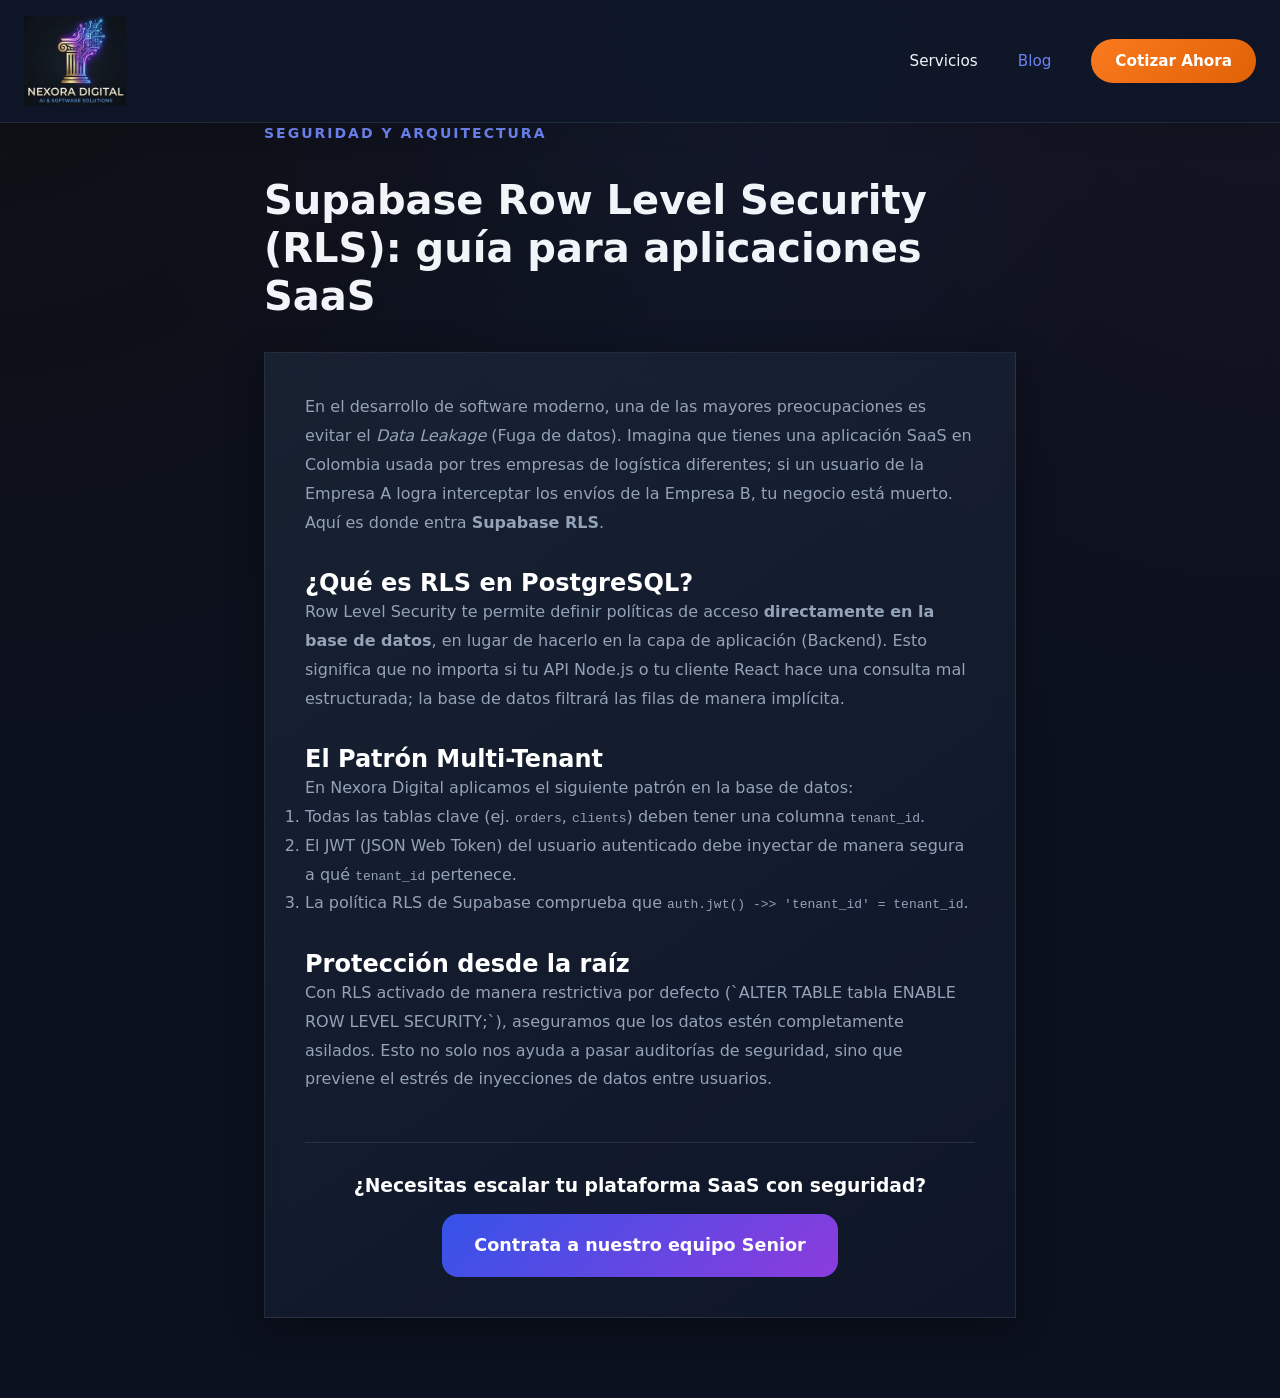
<file: blog-supabase-rls-saas.html>
<!DOCTYPE html>
<html lang="es-CO">
<head>
    <meta charset="UTF-8">
    <meta name="viewport" content="width=device-width, initial-scale=1.0">
    <title>Supabase Row Level Security (RLS) para SaaS en Colombia | Nexora</title>
    <meta name="description" content="Guía sobre cómo asegurar arquitecturas Multi-Tenant en Supabase usando Row Level Security (RLS) para aplicaciones SaaS empresariales.">
    <link rel="canonical" href="https://nexora-digital-portal.vercel.app/blog-supabase-rls-saas.html">
    <link rel="icon" type="image/png" href="icono Nexora Digital.png">
    <link rel="stylesheet" href="styles.css">
</head>
<body>
    <nav class="navbar scrolled" id="navbar">
        <div class="nav-container container">
            <a href="index.html" class="nav-logo">
                <img src="logo-nexora-opt.jpg" alt="Nexora Digital" width="119" height="105" fetchpriority="high">
            </a>
            <div class="nav-links">
                <a href="index.html#servicios" class="nav-link">Servicios</a>
                <a href="blog.html" class="nav-link" style="color: var(--primary-light);">Blog</a>
                <a href="index.html#contacto" class="nav-cta">Cotizar Ahora</a>
            </div>
        </div>
    </nav>

    <main style="padding-top: 120px; padding-bottom: 80px;">
        <article class="container" style="max-width: 800px;">
            <span class="section-tag">Seguridad y Arquitectura</span>
            <h1 style="font-size: 2.5rem; margin: 1rem 0; line-height: 1.2;">Supabase Row Level Security (RLS): guía para aplicaciones SaaS</h1>
            
            <div class="glass-card" style="padding: 2.5rem; line-height: 1.8; color: var(--text-secondary); margin-top: 2rem;">
                <p>En el desarrollo de software moderno, una de las mayores preocupaciones es evitar el <em>Data Leakage</em> (Fuga de datos). Imagina que tienes una aplicación SaaS en Colombia usada por tres empresas de logística diferentes; si un usuario de la Empresa A logra interceptar los envíos de la Empresa B, tu negocio está muerto. Aquí es donde entra <strong>Supabase RLS</strong>.</p>

                <h2 style="color: white; margin-top:2rem;">¿Qué es RLS en PostgreSQL?</h2>
                <p>Row Level Security te permite definir políticas de acceso <strong>directamente en la base de datos</strong>, en lugar de hacerlo en la capa de aplicación (Backend). Esto significa que no importa si tu API Node.js o tu cliente React hace una consulta mal estructurada; la base de datos filtrará las filas de manera implícita.</p>

                <h2 style="color: white; margin-top:2rem;">El Patrón Multi-Tenant</h2>
                <p>En Nexora Digital aplicamos el siguiente patrón en la base de datos:</p>
                <ol>
                    <li>Todas las tablas clave (ej. <code>orders</code>, <code>clients</code>) deben tener una columna <code>tenant_id</code>.</li>
                    <li>El JWT (JSON Web Token) del usuario autenticado debe inyectar de manera segura a qué <code>tenant_id</code> pertenece.</li>
                    <li>La política RLS de Supabase comprueba que <code>auth.jwt() ->> 'tenant_id' = tenant_id</code>.</li>
                </ol>

                <h2 style="color: white; margin-top:2rem;">Protección desde la raíz</h2>
                <p>Con RLS activado de manera restrictiva por defecto (`ALTER TABLE tabla ENABLE ROW LEVEL SECURITY;`), aseguramos que los datos estén completamente asilados. Esto no solo nos ayuda a pasar auditorías de seguridad, sino que previene el estrés de inyecciones de datos entre usuarios.</p>

                <div style="margin-top: 3rem; padding-top: 2rem; border-top: 1px solid rgba(255,255,255,0.1); text-align: center;">
                    <h3 style="color: white;">¿Necesitas escalar tu plataforma SaaS con seguridad?</h3>
                    <a href="index.html#contacto" class="btn-primary" style="margin-top: 1rem; display: inline-block;">Contrata a nuestro equipo Senior</a>
                </div>
            </div>
        </article>
    </main>
</body>
</html>
</file>
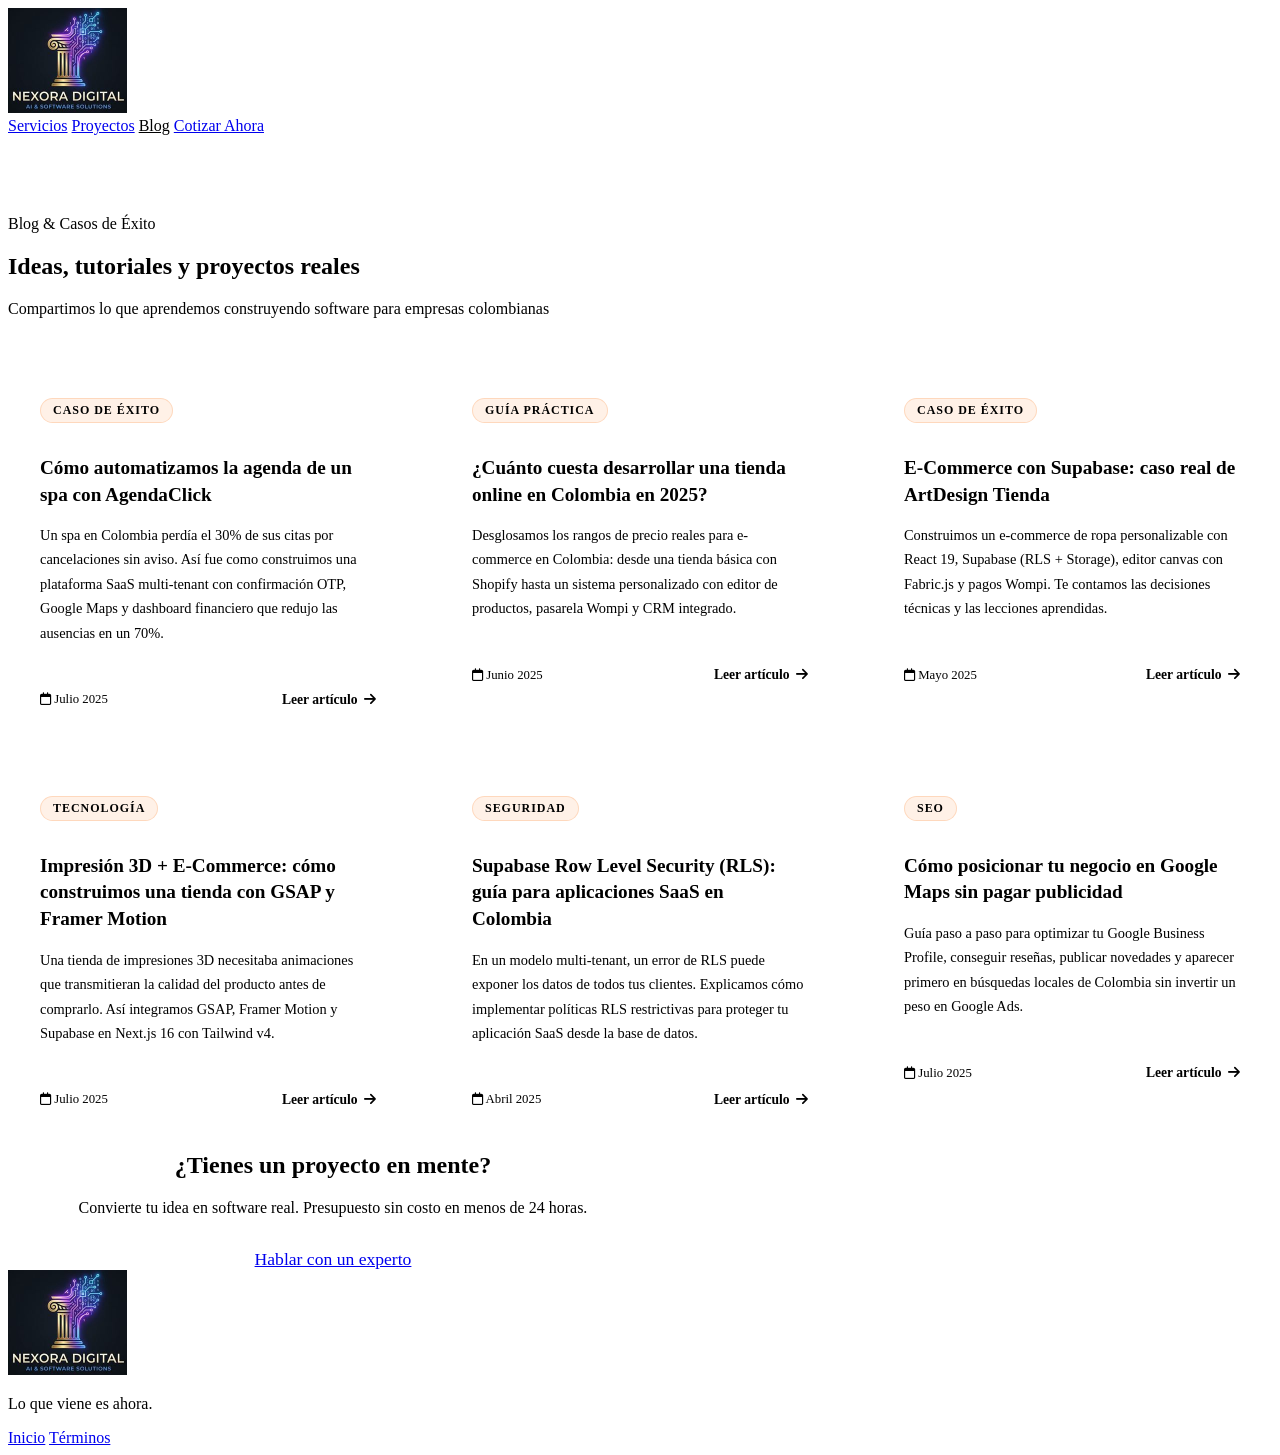
<file: blog.html>
<!DOCTYPE html>
<html lang="es-CO">
<head>
    <meta charset="UTF-8">
    <meta name="viewport" content="width=device-width, initial-scale=1.0">
    <title>Blog Nexora Digital | Desarrollo de Software, IA y Automatización en Colombia</title>
    <meta name="description" content="Artículos y casos de éxito sobre desarrollo de software, e-commerce, automatización con IA y CRM para empresas colombianas. Escrito por expertos de Nexora Digital.">
    <link rel="canonical" href="https://nexora-digital-portal.vercel.app/blog.html">
    <link rel="icon" type="image/png" href="icono Nexora Digital.png">
    <link rel="preload" href="styles.css" >
    <link rel="preconnect" href="https://fonts.googleapis.com">
    <link rel="preconnect" href="https://fonts.gstatic.com" crossorigin>
    <link rel="stylesheet" href="https://fonts.googleapis.com/css2?family=Outfit:wght@300;400;500;600;700;800;900&display=swap" >
    <link rel="stylesheet" href="https://cdnjs.cloudflare.com/ajax/libs/font-awesome/6.4.0/css/all.min.css" >
    <style>
        .blog-grid { display: grid; grid-template-columns: repeat(auto-fill, minmax(340px, 1fr)); gap: 2rem; margin-top: 3rem; }
        .blog-card { border-radius: 1.25rem; overflow: hidden; transition: transform 0.3s ease, box-shadow 0.3s ease; }
        .blog-card:hover { transform: translateY(-6px); }
        .blog-card-header { padding: 2rem 2rem 1rem; background: linear-gradient(135deg, var(--bg-card), rgba(var(--primary-rgb, 249,115,22),0.08)); border-radius: 1.25rem 1.25rem 0 0; }
        .blog-card-tag { font-size: 0.75rem; font-weight: 600; text-transform: uppercase; letter-spacing: 0.08em; color: var(--primary-light); background: rgba(249,115,22,0.1); border: 1px solid rgba(249,115,22,0.2); padding: 0.25rem 0.75rem; border-radius: 2rem; display: inline-block; margin-bottom: 1rem; }
        .blog-card-title { font-size: 1.2rem; font-weight: 700; line-height: 1.4; margin-bottom: 0.75rem; }
        .blog-card-excerpt { font-size: 0.9rem; color: var(--text-secondary); line-height: 1.7; }
        .blog-card-footer { padding: 1rem 2rem 1.5rem; display: flex; align-items: center; justify-content: space-between; }
        .blog-card-meta { font-size: 0.8rem; color: var(--text-muted); }
        .blog-read-link { font-size: 0.85rem; font-weight: 600; color: var(--primary-light); display: flex; align-items: center; gap: 0.4rem; text-decoration: none; transition: gap 0.2s ease; }
        .blog-read-link:hover { gap: 0.7rem; }
    </style>
</head>
<body>
    <nav class="navbar scrolled" id="navbar">
        <div class="nav-container container">
            <a href="index.html" class="nav-logo">
                <img src="logo-nexora-opt.jpg" alt="Nexora Digital Logo" width="119" height="105" fetchpriority="high">
            </a>
            <div class="nav-links" id="nav-links">
                <a href="index.html#servicios" class="nav-link">Servicios</a>
                <a href="index.html#proyectos" class="nav-link">Proyectos</a>
                <a href="blog.html" class="nav-link" style="color: var(--primary-light);">Blog</a>
                <a href="index.html#contacto" class="nav-cta">Cotizar Ahora</a>
            </div>
        </div>
    </nav>

    <main style="padding-top: 80px;">
        <section class="section">
            <div class="container">
                <div class="section-header">
                    <span class="section-tag">Blog &amp; Casos de Éxito</span>
                    <h1 class="section-title">Ideas, tutoriales y proyectos reales</h1>
                    <p class="section-subtitle">Compartimos lo que aprendemos construyendo software para empresas colombianas</p>
                </div>

                <div class="blog-grid">

                    <!-- Artículo 1 -->
                    <article class="blog-card glass-card animate-on-scroll">
                        <div class="blog-card-header">
                            <span class="blog-card-tag">Caso de Éxito</span>
                            <h2 class="blog-card-title">Cómo automatizamos la agenda de un spa con AgendaClick</h2>
                            <p class="blog-card-excerpt">Un spa en Colombia perdía el 30% de sus citas por cancelaciones sin aviso. Así fue como construimos una plataforma SaaS multi-tenant con confirmación OTP, Google Maps y dashboard financiero que redujo las ausencias en un 70%.</p>
                        </div>
                        <div class="blog-card-footer">
                            <span class="blog-card-meta"><i class="fa-regular fa-calendar"></i> Julio 2025</span>
                            <a href="blog-agendaclick-spa.html" class="blog-read-link">Leer artículo <i class="fa-solid fa-arrow-right"></i></a>
                        </div>
                    </article>

                    <!-- Artículo 2 -->
                    <article class="blog-card glass-card animate-on-scroll">
                        <div class="blog-card-header">
                            <span class="blog-card-tag">Guía Práctica</span>
                            <h2 class="blog-card-title">¿Cuánto cuesta desarrollar una tienda online en Colombia en 2025?</h2>
                            <p class="blog-card-excerpt">Desglosamos los rangos de precio reales para e-commerce en Colombia: desde una tienda básica con Shopify hasta un sistema personalizado con editor de productos, pasarela Wompi y CRM integrado.</p>
                        </div>
                        <div class="blog-card-footer">
                            <span class="blog-card-meta"><i class="fa-regular fa-calendar"></i> Junio 2025</span>
                            <a href="blog-costo-ecommerce-colombia.html" class="blog-read-link">Leer artículo <i class="fa-solid fa-arrow-right"></i></a>
                        </div>
                    </article>

                    <!-- Artículo 3 -->
                    <article class="blog-card glass-card animate-on-scroll">
                        <div class="blog-card-header">
                            <span class="blog-card-tag">Caso de Éxito</span>
                            <h2 class="blog-card-title">E-Commerce con Supabase: caso real de ArtDesign Tienda</h2>
                            <p class="blog-card-excerpt">Construimos un e-commerce de ropa personalizable con React 19, Supabase (RLS + Storage), editor canvas con Fabric.js y pagos Wompi. Te contamos las decisiones técnicas y las lecciones aprendidas.</p>
                        </div>
                        <div class="blog-card-footer">
                            <span class="blog-card-meta"><i class="fa-regular fa-calendar"></i> Mayo 2025</span>
                            <a href="blog-artdesign-supabase.html" class="blog-read-link">Leer artículo <i class="fa-solid fa-arrow-right"></i></a>
                        </div>
                    </article>

                    <!-- Artículo 4 -->
                    <article class="blog-card glass-card animate-on-scroll">
                        <div class="blog-card-header">
                            <span class="blog-card-tag">Tecnología</span>
                            <h2 class="blog-card-title">Impresión 3D + E-Commerce: cómo construimos una tienda con GSAP y Framer Motion</h2>
                            <p class="blog-card-excerpt">Una tienda de impresiones 3D necesitaba animaciones que transmitieran la calidad del producto antes de comprarlo. Así integramos GSAP, Framer Motion y Supabase en Next.js 16 con Tailwind v4.</p>
                        </div>
                        <div class="blog-card-footer">
                            <span class="blog-card-meta"><i class="fa-regular fa-calendar"></i> Julio 2025</span>
                            <a href="blog-3dprint-gsap.html" class="blog-read-link">Leer artículo <i class="fa-solid fa-arrow-right"></i></a>
                        </div>
                    </article>

                    <!-- Artículo 5 -->
                    <article class="blog-card glass-card animate-on-scroll">
                        <div class="blog-card-header">
                            <span class="blog-card-tag">Seguridad</span>
                            <h2 class="blog-card-title">Supabase Row Level Security (RLS): guía para aplicaciones SaaS en Colombia</h2>
                            <p class="blog-card-excerpt">En un modelo multi-tenant, un error de RLS puede exponer los datos de todos tus clientes. Explicamos cómo implementar políticas RLS restrictivas para proteger tu aplicación SaaS desde la base de datos.</p>
                        </div>
                        <div class="blog-card-footer">
                            <span class="blog-card-meta"><i class="fa-regular fa-calendar"></i> Abril 2025</span>
                            <a href="blog-supabase-rls-saas.html" class="blog-read-link">Leer artículo <i class="fa-solid fa-arrow-right"></i></a>
                        </div>
                    </article>

                    <!-- Artículo 6 -->
                    <article class="blog-card glass-card animate-on-scroll">
                        <div class="blog-card-header">
                            <span class="blog-card-tag">SEO</span>
                            <h2 class="blog-card-title">Cómo posicionar tu negocio en Google Maps sin pagar publicidad</h2>
                            <p class="blog-card-excerpt">Guía paso a paso para optimizar tu Google Business Profile, conseguir reseñas, publicar novedades y aparecer primero en búsquedas locales de Colombia sin invertir un peso en Google Ads.</p>
                        </div>
                        <div class="blog-card-footer">
                            <span class="blog-card-meta"><i class="fa-regular fa-calendar"></i> Julio 2025</span>
                            <a href="blog-google-maps-gratis-colombia.html" class="blog-read-link">Leer artículo <i class="fa-solid fa-arrow-right"></i></a>
                        </div>
                    </article>

                </div>
            </div>
        </section>

        <!-- CTA -->
        <section class="section section-alt" style="text-align:center;">
            <div class="container" style="max-width:650px;">
                <h2 class="section-title">¿Tienes un proyecto en mente?</h2>
                <p style="color:var(--text-secondary); margin: 1rem 0 2rem;">Convierte tu idea en software real. Presupuesto sin costo en menos de 24 horas.</p>
                <a href="index.html#contacto" class="btn-primary" style="font-size:1.1rem;">Hablar con un experto</a>
            </div>
        </section>
    </main>

    <footer class="footer">
        <div class="container footer-content">
            <div class="footer-brand">
                <a href="index.html" class="footer-logo"><img src="logo-nexora-opt.jpg" alt="Nexora Digital" width="119" height="105" loading="lazy"></a>
                <p class="footer-slogan">Lo que viene es ahora.</p>
            </div>
            <nav class="footer-links">
                <a href="index.html" class="footer-link">Inicio</a>
                <a href="legales.html" class="footer-link">Términos</a>
            </nav>
        </div>
    </footer>
    <script src="script.js" defer></script>
</body>
</html>
</file>
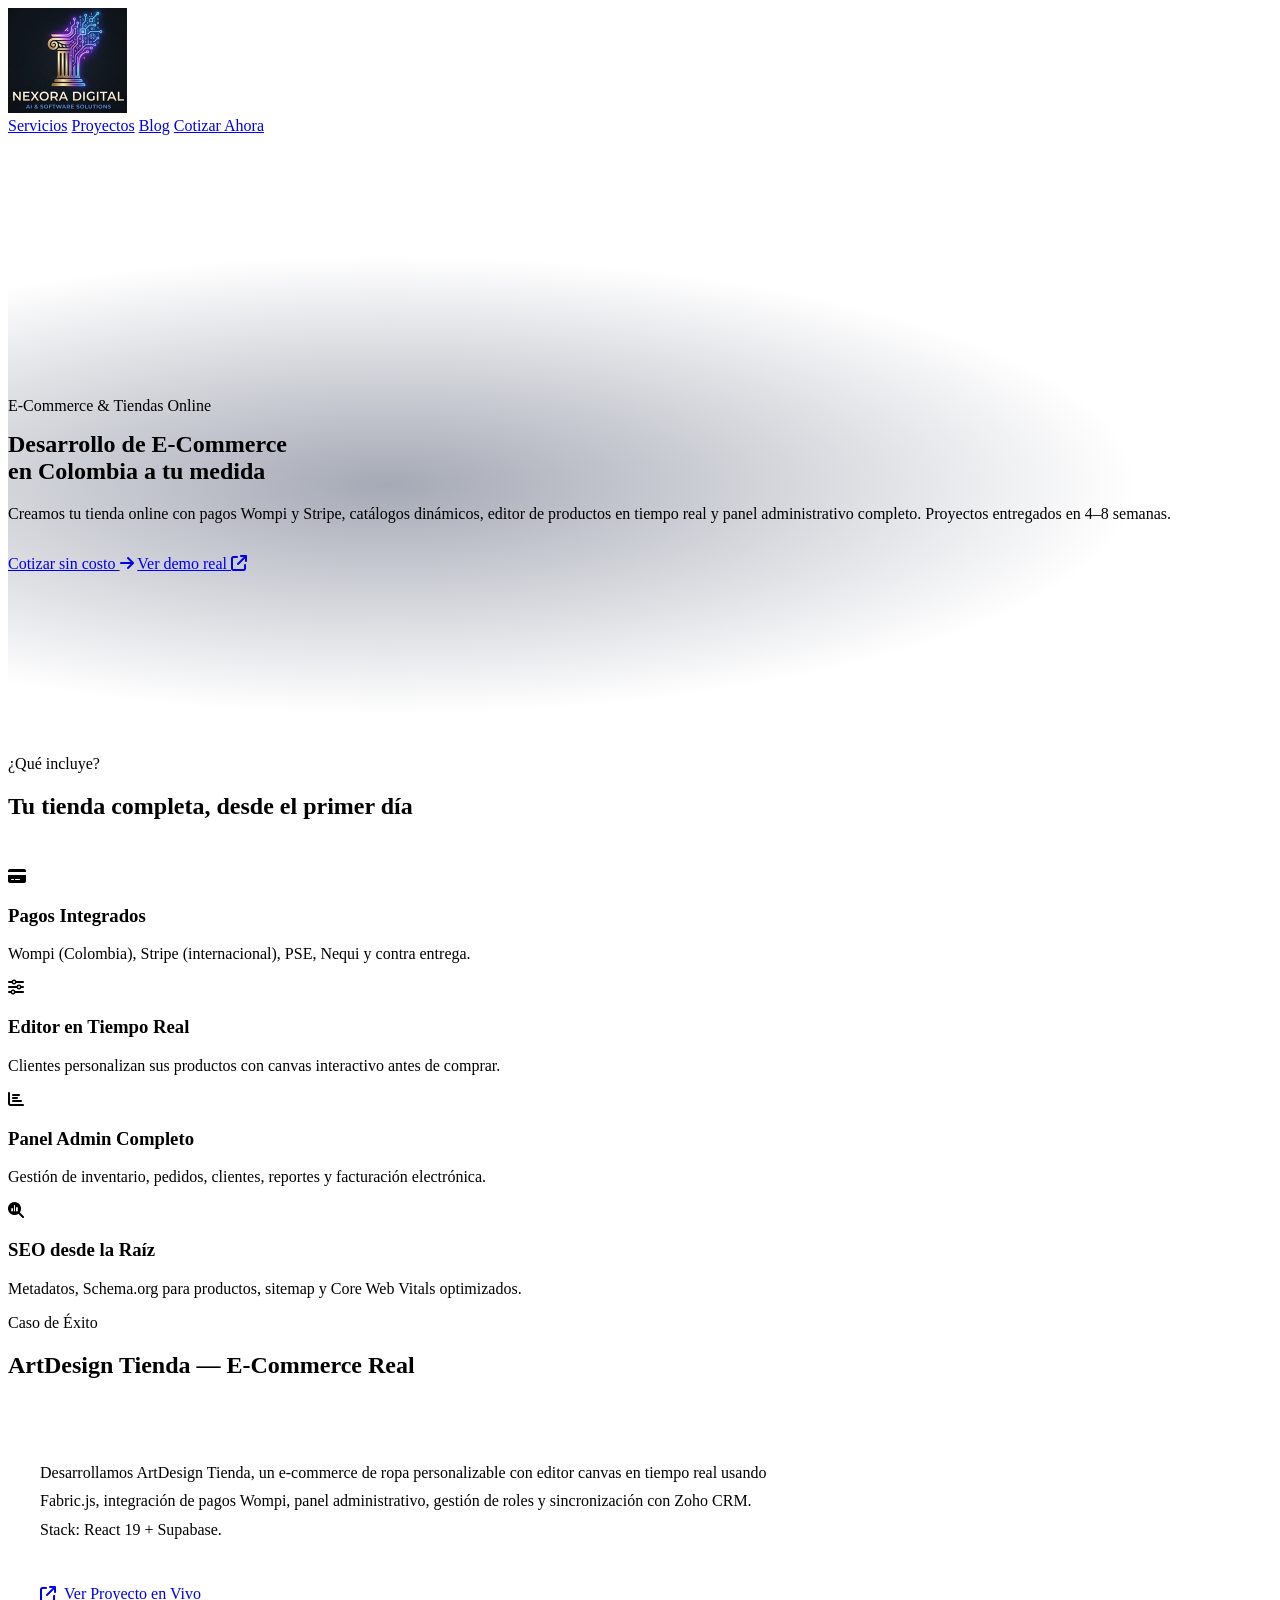
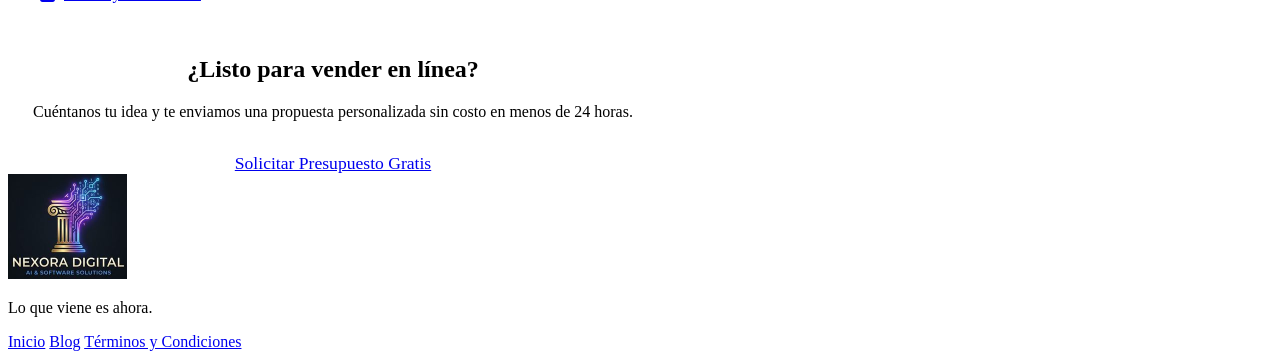
<file: desarrollo-ecommerce-colombia.html>
<!DOCTYPE html>
<html lang="es-CO">
<head>
    <meta charset="UTF-8">
    <meta name="viewport" content="width=device-width, initial-scale=1.0">
    <title>Desarrollo de E-Commerce en Colombia | Tiendas Online — Nexora Digital</title>
    <meta name="description" content="Desarrollamos tiendas online a medida en Colombia con pasarelas de pago Wompi y Stripe, editor de productos en tiempo real, panel admin y SEO. Cotiza sin costo.">
    <meta name="keywords" content="desarrollo ecommerce colombia, tienda online colombia, desarrollo web colombia, pagos wompi, tienda virtual colombia">
    <link rel="canonical" href="https://nexora-digital-portal.vercel.app/desarrollo-ecommerce-colombia.html">
    <meta property="og:title" content="Desarrollo de E-Commerce en Colombia | Nexora Digital">
    <meta property="og:description" content="Creamos tu tienda online con pagos integrados, panel admin y SEO. Proyectos entregados en 4-8 semanas.">
    <meta property="og:url" content="https://nexora-digital-portal.vercel.app/desarrollo-ecommerce-colombia.html">
    <meta property="og:type" content="website">
    <link rel="icon" type="image/png" href="icono Nexora Digital.png">
    <link rel="preload" href="styles.css" >
    <link rel="preconnect" href="https://fonts.googleapis.com">
    <link rel="preconnect" href="https://fonts.gstatic.com" crossorigin>
    <link rel="stylesheet" href="https://fonts.googleapis.com/css2?family=Outfit:wght@300;400;500;600;700;800;900&display=swap" >
    <link rel="stylesheet" href="https://cdnjs.cloudflare.com/ajax/libs/font-awesome/6.4.0/css/all.min.css" >
    <script type="application/ld+json">
    {
      "@context": "https://schema.org",
      "@type": "Service",
      "name": "Desarrollo de E-Commerce en Colombia",
      "provider": { "@type": "Organization", "name": "Nexora Digital", "url": "https://nexora-digital-portal.vercel.app/" },
      "description": "Desarrollo de tiendas online a medida con pagos integrados Wompi y Stripe, editor de productos, panel administrativo y SEO.",
      "areaServed": "Colombia",
      "serviceType": "Desarrollo de Software"
    }
    </script>
</head>
<body>
    <nav class="navbar scrolled" id="navbar">
        <div class="nav-container container">
            <a href="index.html" class="nav-logo" aria-label="Nexora Digital - Inicio">
                <img src="logo-nexora-opt.jpg" alt="Nexora Digital Logo" width="119" height="105" fetchpriority="high">
            </a>
            <div class="nav-links" id="nav-links">
                <a href="index.html#servicios" class="nav-link">Servicios</a>
                <a href="index.html#proyectos" class="nav-link">Proyectos</a>
                <a href="blog.html" class="nav-link">Blog</a>
                <a href="index.html#contacto" class="nav-cta">Cotizar Ahora</a>
            </div>
        </div>
    </nav>

    <main style="padding-top: 80px;">
        <!-- HERO -->
        <section class="section" style="min-height: 60vh; display: flex; align-items: center; background: radial-gradient(at 30% 50%, hsla(225,39%,20%,0.4) 0, transparent 60%);">
            <div class="container">
                <span class="hero-badge">E-Commerce &amp; Tiendas Online</span>
                <h1 class="hero-title" style="margin-top: 1rem;">
                    Desarrollo de E-Commerce <br>
                    <span class="gradient-text">en Colombia a tu medida</span>
                </h1>
                <p class="hero-subtitle">
                    Creamos tu tienda online con pagos Wompi y Stripe, catálogos dinámicos, editor de productos en tiempo real y panel administrativo completo. Proyectos entregados en 4–8 semanas.
                </p>
                <div class="hero-ctas" style="margin-top:2rem;">
                    <a href="index.html#contacto" class="btn-primary">Cotizar sin costo <i class="fa-solid fa-arrow-right"></i></a>
                    <a href="https://artdesigntienda.vercel.app/" target="_blank" rel="noopener noreferrer" class="btn-glass">Ver demo real <i class="fa-solid fa-arrow-up-right-from-square"></i></a>
                </div>
            </div>
        </section>

        <!-- CARACTERÍSTICAS -->
        <section class="section section-alt">
            <div class="container">
                <div class="section-header">
                    <span class="section-tag">¿Qué incluye?</span>
                    <h2 class="section-title">Tu tienda completa, desde el primer día</h2>
                </div>
                <div class="services-grid" style="margin-top:3rem;">
                    <article class="service-card">
                        <div class="service-icon si-ecommerce"><i class="fa-solid fa-credit-card"></i></div>
                        <h3 class="service-title">Pagos Integrados</h3>
                        <p class="service-desc">Wompi (Colombia), Stripe (internacional), PSE, Nequi y contra entrega.</p>
                    </article>
                    <article class="service-card">
                        <div class="service-icon si-design"><i class="fa-solid fa-sliders"></i></div>
                        <h3 class="service-title">Editor en Tiempo Real</h3>
                        <p class="service-desc">Clientes personalizan sus productos con canvas interactivo antes de comprar.</p>
                    </article>
                    <article class="service-card">
                        <div class="service-icon si-crm"><i class="fa-solid fa-chart-bar"></i></div>
                        <h3 class="service-title">Panel Admin Completo</h3>
                        <p class="service-desc">Gestión de inventario, pedidos, clientes, reportes y facturación electrónica.</p>
                    </article>
                    <article class="service-card">
                        <div class="service-icon si-data"><i class="fa-solid fa-magnifying-glass-chart"></i></div>
                        <h3 class="service-title">SEO desde la Raíz</h3>
                        <p class="service-desc">Metadatos, Schema.org para productos, sitemap y Core Web Vitals optimizados.</p>
                    </article>
                </div>
            </div>
        </section>

        <!-- CASO DE ÉXITO -->
        <section class="section">
            <div class="container" style="max-width:800px;">
                <div class="section-header">
                    <span class="section-tag">Caso de Éxito</span>
                    <h2 class="section-title">ArtDesign Tienda — E-Commerce Real</h2>
                </div>
                <div class="glass-card" style="padding:2rem; border-radius:1.5rem; margin-top:2rem;">
                    <p style="color:var(--text-secondary); line-height:1.8;">
                        Desarrollamos ArtDesign Tienda, un e-commerce de ropa personalizable con editor canvas en tiempo real usando Fabric.js, integración de pagos Wompi, panel administrativo, gestión de roles y sincronización con Zoho CRM. Stack: React 19 + Supabase.
                    </p>
                    <a href="https://artdesigntienda.vercel.app/" target="_blank" rel="noopener noreferrer" class="project-btn project-btn-primary" style="display:inline-flex; align-items:center; gap:.5rem; margin-top:1.5rem;">
                        <i class="fa-solid fa-arrow-up-right-from-square"></i> Ver Proyecto en Vivo
                    </a>
                </div>
            </div>
        </section>

        <!-- CTA FINAL -->
        <section class="section section-alt" style="text-align:center;">
            <div class="container" style="max-width:650px;">
                <h2 class="section-title">¿Listo para vender en línea?</h2>
                <p style="color:var(--text-secondary); margin: 1rem 0 2rem;">Cuéntanos tu idea y te enviamos una propuesta personalizada sin costo en menos de 24 horas.</p>
                <a href="index.html#contacto" class="btn-primary" style="font-size:1.1rem;">Solicitar Presupuesto Gratis</a>
            </div>
        </section>
    </main>

    <footer class="footer">
        <div class="container footer-content">
            <div class="footer-brand">
                <a href="index.html" class="footer-logo"><img src="logo-nexora-opt.jpg" alt="Nexora Digital Logo" width="119" height="105" loading="lazy"></a>
                <p class="footer-slogan">Lo que viene es ahora.</p>
            </div>
            <nav class="footer-links" aria-label="Footer">
                <a href="index.html" class="footer-link">Inicio</a>
                <a href="blog.html" class="footer-link">Blog</a>
                <a href="legales.html" class="footer-link">Términos y Condiciones</a>
            </nav>
        </div>
    </footer>
</body>
</html>
</file>
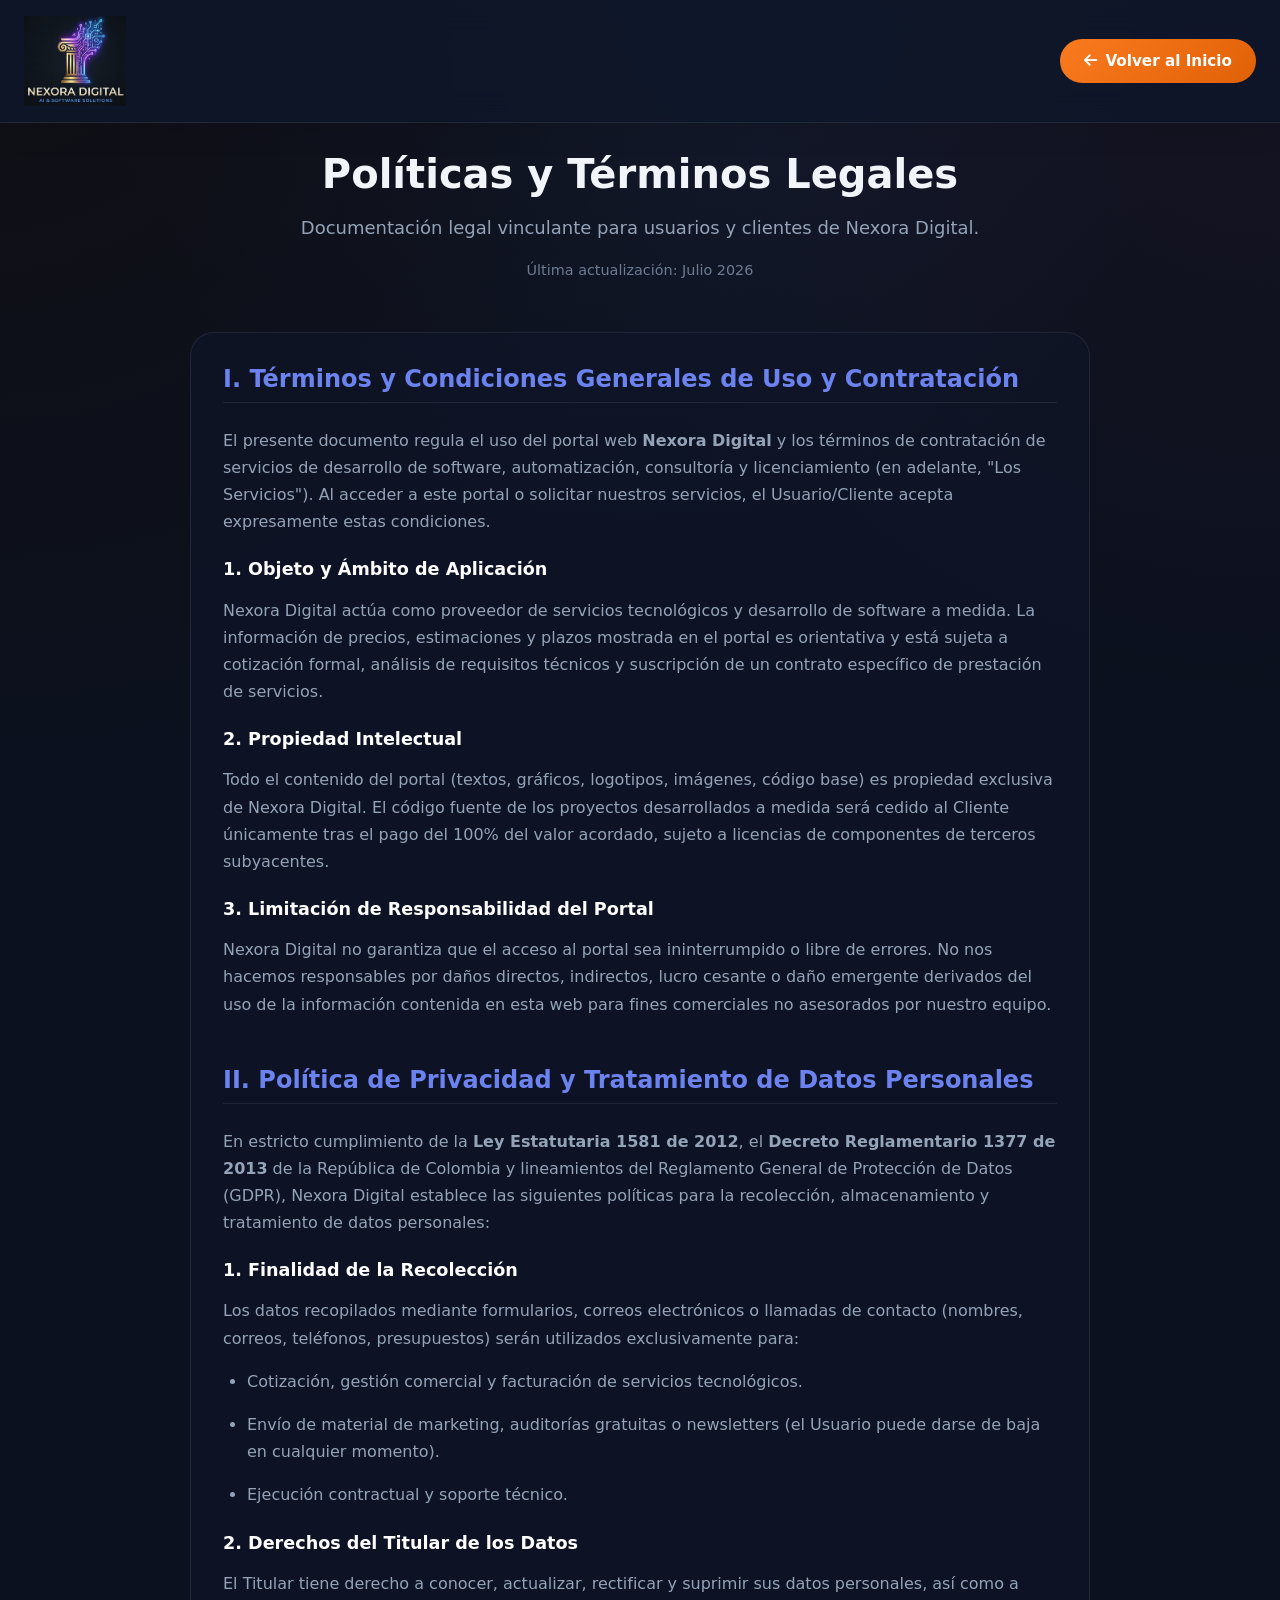
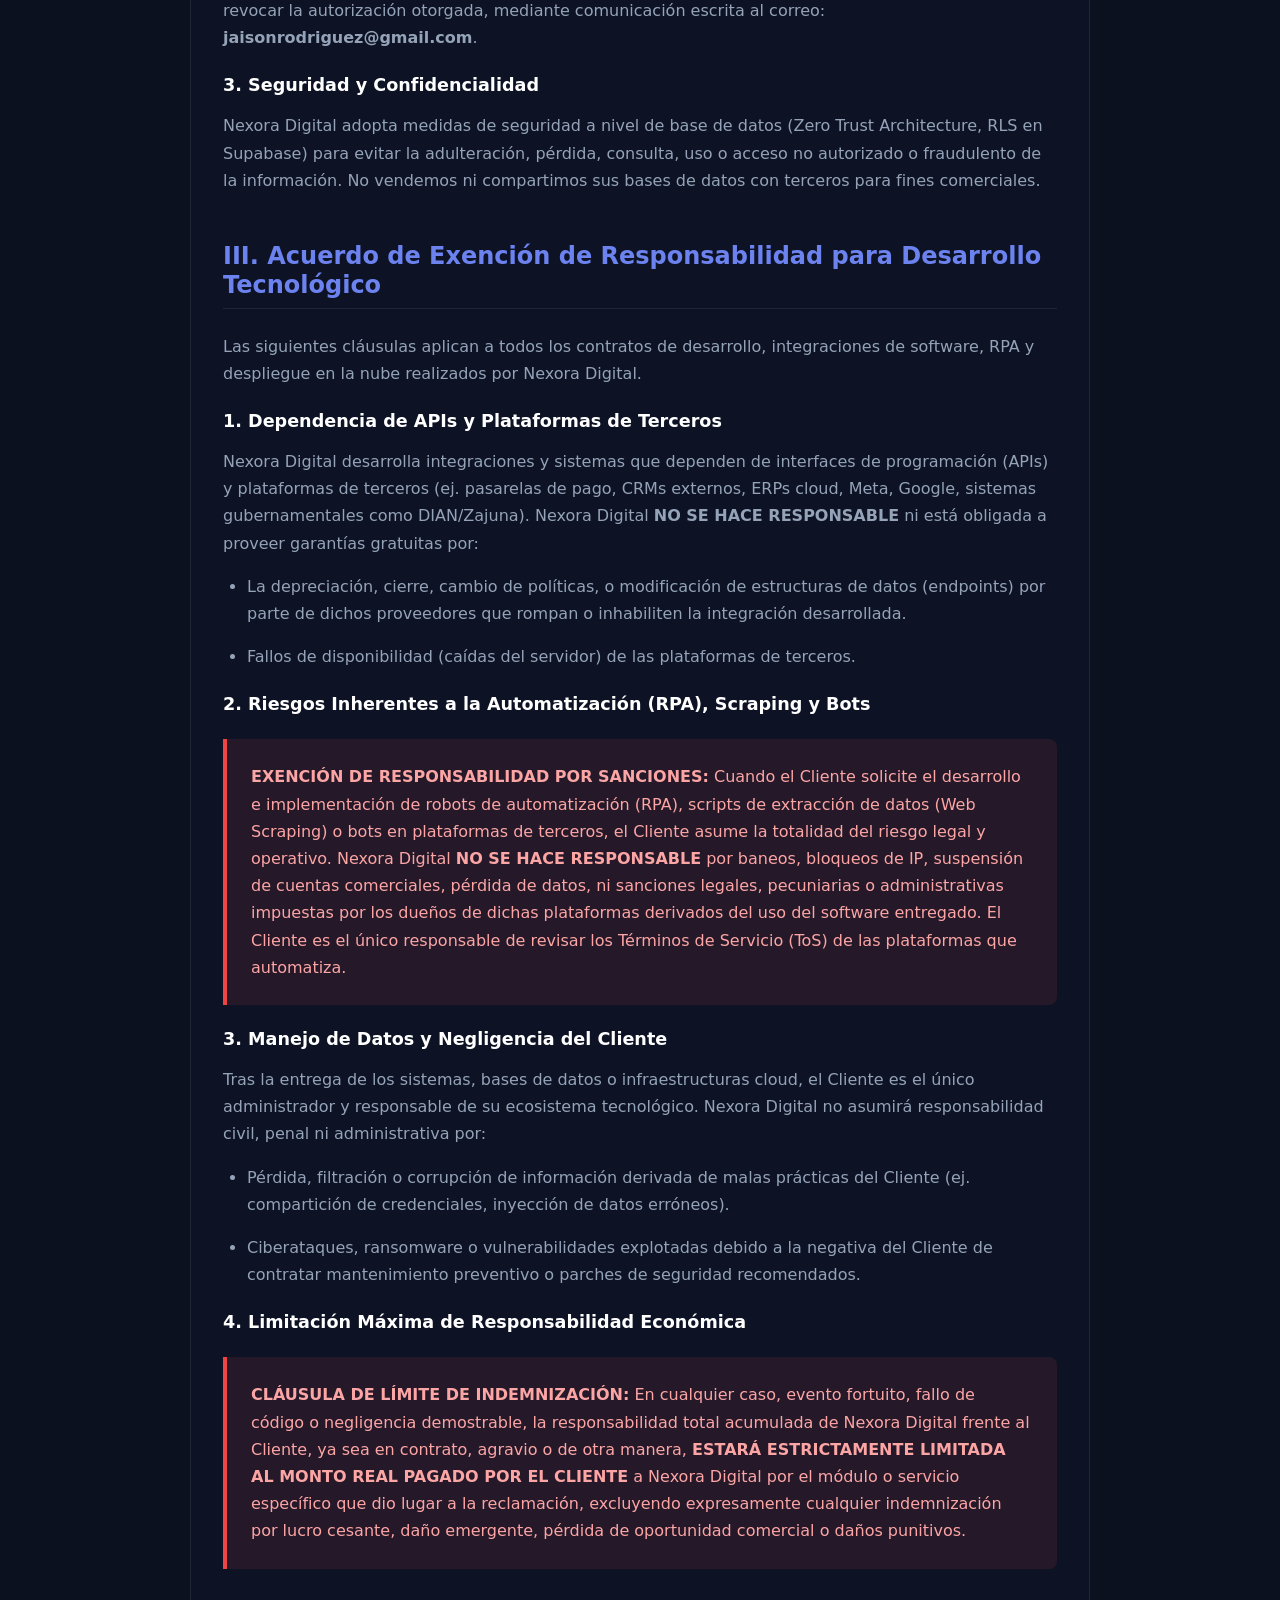
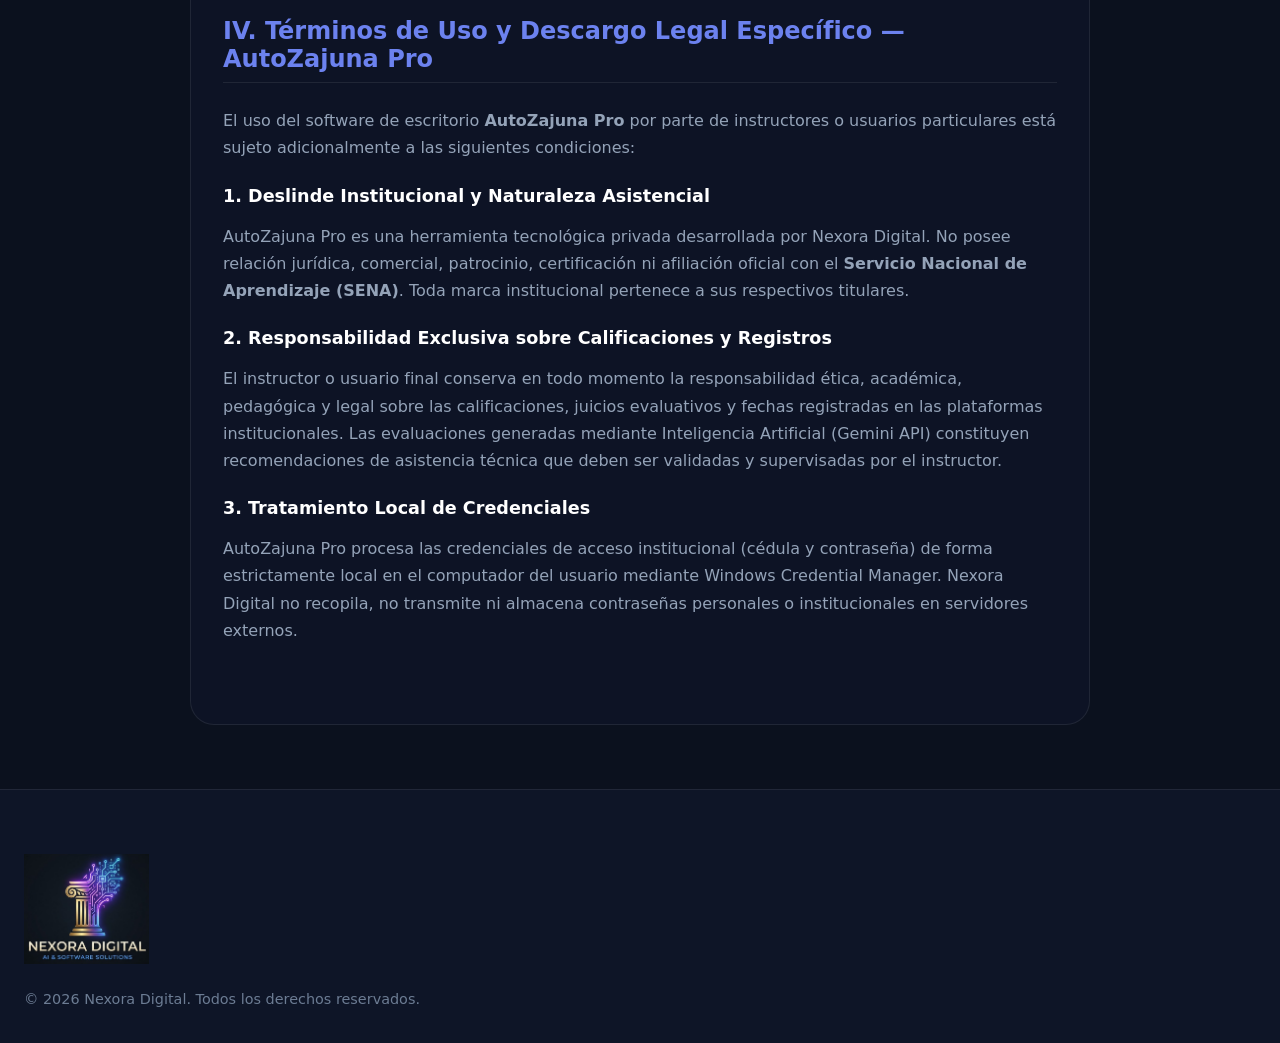
<file: legales.html>
<!DOCTYPE html>
<html lang="es" dir="ltr">
<head>
    <meta charset="UTF-8">
    <meta name="viewport" content="width=device-width, initial-scale=1.0">
    <meta http-equiv="Content-Security-Policy" content="default-src 'self'; script-src 'self' https://cdn.jsdelivr.net https://cdnjs.cloudflare.com; style-src 'self' 'unsafe-inline' https://cdnjs.cloudflare.com https://fonts.googleapis.com; font-src 'self' https://cdnjs.cloudflare.com https://fonts.gstatic.com; img-src 'self' data: https:; connect-src 'self' https://api.emailjs.com;">
    <meta http-equiv="X-Content-Type-Options" content="nosniff">
    <meta name="referrer" content="strict-origin-when-cross-origin">

    <title>Términos y Políticas Legales | Nexora Digital</title>
    <meta name="robots" content="index, follow">
    <link rel="canonical" href="https://nexora-digital-portal.vercel.app/legales.html">
    <link rel="preconnect" href="https://fonts.googleapis.com">
    <link rel="preconnect" href="https://fonts.gstatic.com" crossorigin>
    <link rel="stylesheet" href="https://fonts.googleapis.com/css2?family=Outfit:wght@300;400;500;600;700&display=swap" >
    <link rel="stylesheet" href="https://cdnjs.cloudflare.com/ajax/libs/font-awesome/6.4.0/css/all.min.css" >
    <link rel="stylesheet" href="styles.css">
    <style>
        .legal-header {
            padding-top: 150px;
            padding-bottom: 50px;
            text-align: center;
        }
        .legal-content {
            max-width: 900px;
            margin: 0 auto;
            padding: 2rem;
            background: rgba(15, 23, 42, 0.6);
            border-radius: var(--border-radius-xl);
            border: 1px solid var(--glass-border);
            margin-bottom: 4rem;
        }
        .legal-section {
            margin-bottom: 3rem;
        }
        .legal-section h2 {
            color: var(--primary-light);
            margin-bottom: 1.5rem;
            border-bottom: 1px solid var(--glass-border);
            padding-bottom: 0.5rem;
        }
        .legal-section h3 {
            color: white;
            margin-top: 1.5rem;
            margin-bottom: 1rem;
            font-size: 1.1rem;
        }
        .legal-section p, .legal-section li {
            color: var(--text-secondary);
            margin-bottom: 1rem;
            line-height: 1.7;
        }
        .legal-section ul {
            padding-left: 1.5rem;
            margin-bottom: 1.5rem;
        }
        .legal-clause-strict {
            background: rgba(239, 68, 68, 0.1);
            border-left: 4px solid #ef4444;
            padding: 1.5rem;
            margin: 1.5rem 0;
            border-radius: 0 8px 8px 0;
        }
        .legal-clause-strict p {
            color: #fca5a5;
            margin-bottom: 0;
            font-weight: 500;
        }
    </style>
</head>
<body>

    <!-- NAVBAR SIMPLIFICADO -->
    <nav class="navbar scrolled" id="navbar">
        <div class="nav-container container">
            <a href="./index.html" class="nav-logo" aria-label="Nexora Digital - Inicio">
                <img src="Logo Nexora Digital.jpg" alt="Nexora Digital Logo" width="160" height="40" loading="eager">
            </a>
            <a href="./index.html" class="nav-cta"><i class="fa-solid fa-arrow-left"></i> Volver al Inicio</a>
        </div>
    </nav>

    <main class="container">
        <header class="legal-header">
            <h1 class="section-title">Políticas y Términos Legales</h1>
            <p class="section-subtitle">Documentación legal vinculante para usuarios y clientes de Nexora Digital.</p>
            <p style="color: var(--text-muted); font-size: 0.9rem; margin-top: 1rem;">Última actualización: Julio 2026</p>
        </header>

        <div class="legal-content">
            
            <!-- TÉRMINOS Y CONDICIONES -->
            <section class="legal-section" id="terminos">
                <h2>I. Términos y Condiciones Generales de Uso y Contratación</h2>
                <p>El presente documento regula el uso del portal web <strong>Nexora Digital</strong> y los términos de contratación de servicios de desarrollo de software, automatización, consultoría y licenciamiento (en adelante, "Los Servicios"). Al acceder a este portal o solicitar nuestros servicios, el Usuario/Cliente acepta expresamente estas condiciones.</p>

                <h3>1. Objeto y Ámbito de Aplicación</h3>
                <p>Nexora Digital actúa como proveedor de servicios tecnológicos y desarrollo de software a medida. La información de precios, estimaciones y plazos mostrada en el portal es orientativa y está sujeta a cotización formal, análisis de requisitos técnicos y suscripción de un contrato específico de prestación de servicios.</p>

                <h3>2. Propiedad Intelectual</h3>
                <p>Todo el contenido del portal (textos, gráficos, logotipos, imágenes, código base) es propiedad exclusiva de Nexora Digital. El código fuente de los proyectos desarrollados a medida será cedido al Cliente únicamente tras el pago del 100% del valor acordado, sujeto a licencias de componentes de terceros subyacentes.</p>

                <h3>3. Limitación de Responsabilidad del Portal</h3>
                <p>Nexora Digital no garantiza que el acceso al portal sea ininterrumpido o libre de errores. No nos hacemos responsables por daños directos, indirectos, lucro cesante o daño emergente derivados del uso de la información contenida en esta web para fines comerciales no asesorados por nuestro equipo.</p>
            </section>

            <!-- POLÍTICA DE PRIVACIDAD -->
            <section class="legal-section" id="privacidad">
                <h2>II. Política de Privacidad y Tratamiento de Datos Personales</h2>
                <p>En estricto cumplimiento de la <strong>Ley Estatutaria 1581 de 2012</strong>, el <strong>Decreto Reglamentario 1377 de 2013</strong> de la República de Colombia y lineamientos del Reglamento General de Protección de Datos (GDPR), Nexora Digital establece las siguientes políticas para la recolección, almacenamiento y tratamiento de datos personales:</p>

                <h3>1. Finalidad de la Recolección</h3>
                <p>Los datos recopilados mediante formularios, correos electrónicos o llamadas de contacto (nombres, correos, teléfonos, presupuestos) serán utilizados exclusivamente para:</p>
                <ul>
                    <li>Cotización, gestión comercial y facturación de servicios tecnológicos.</li>
                    <li>Envío de material de marketing, auditorías gratuitas o newsletters (el Usuario puede darse de baja en cualquier momento).</li>
                    <li>Ejecución contractual y soporte técnico.</li>
                </ul>

                <h3>2. Derechos del Titular de los Datos</h3>
                <p>El Titular tiene derecho a conocer, actualizar, rectificar y suprimir sus datos personales, así como a revocar la autorización otorgada, mediante comunicación escrita al correo: <strong>jaisonrodriguez@gmail.com</strong>.</p>

                <h3>3. Seguridad y Confidencialidad</h3>
                <p>Nexora Digital adopta medidas de seguridad a nivel de base de datos (Zero Trust Architecture, RLS en Supabase) para evitar la adulteración, pérdida, consulta, uso o acceso no autorizado o fraudulento de la información. No vendemos ni compartimos sus bases de datos con terceros para fines comerciales.</p>
            </section>

            <!-- ACUERDO DE EXENCIÓN -->
            <section class="legal-section" id="exencion">
                <h2>III. Acuerdo de Exención de Responsabilidad para Desarrollo Tecnológico</h2>
                <p>Las siguientes cláusulas aplican a todos los contratos de desarrollo, integraciones de software, RPA y despliegue en la nube realizados por Nexora Digital.</p>

                <h3>1. Dependencia de APIs y Plataformas de Terceros</h3>
                <p>Nexora Digital desarrolla integraciones y sistemas que dependen de interfaces de programación (APIs) y plataformas de terceros (ej. pasarelas de pago, CRMs externos, ERPs cloud, Meta, Google, sistemas gubernamentales como DIAN/Zajuna). Nexora Digital <strong>NO SE HACE RESPONSABLE</strong> ni está obligada a proveer garantías gratuitas por:</p>
                <ul>
                    <li>La depreciación, cierre, cambio de políticas, o modificación de estructuras de datos (endpoints) por parte de dichos proveedores que rompan o inhabiliten la integración desarrollada.</li>
                    <li>Fallos de disponibilidad (caídas del servidor) de las plataformas de terceros.</li>
                </ul>

                <h3>2. Riesgos Inherentes a la Automatización (RPA), Scraping y Bots</h3>
                <div class="legal-clause-strict">
                    <p><strong>EXENCIÓN DE RESPONSABILIDAD POR SANCIONES:</strong> Cuando el Cliente solicite el desarrollo e implementación de robots de automatización (RPA), scripts de extracción de datos (Web Scraping) o bots en plataformas de terceros, el Cliente asume la totalidad del riesgo legal y operativo. Nexora Digital <strong>NO SE HACE RESPONSABLE</strong> por baneos, bloqueos de IP, suspensión de cuentas comerciales, pérdida de datos, ni sanciones legales, pecuniarias o administrativas impuestas por los dueños de dichas plataformas derivados del uso del software entregado. El Cliente es el único responsable de revisar los Términos de Servicio (ToS) de las plataformas que automatiza.</p>
                </div>

                <h3>3. Manejo de Datos y Negligencia del Cliente</h3>
                <p>Tras la entrega de los sistemas, bases de datos o infraestructuras cloud, el Cliente es el único administrador y responsable de su ecosistema tecnológico. Nexora Digital no asumirá responsabilidad civil, penal ni administrativa por:</p>
                <ul>
                    <li>Pérdida, filtración o corrupción de información derivada de malas prácticas del Cliente (ej. compartición de credenciales, inyección de datos erróneos).</li>
                    <li>Ciberataques, ransomware o vulnerabilidades explotadas debido a la negativa del Cliente de contratar mantenimiento preventivo o parches de seguridad recomendados.</li>
                </ul>

                <h3>4. Limitación Máxima de Responsabilidad Económica</h3>
                <div class="legal-clause-strict">
                    <p><strong>CLÁUSULA DE LÍMITE DE INDEMNIZACIÓN:</strong> En cualquier caso, evento fortuito, fallo de código o negligencia demostrable, la responsabilidad total acumulada de Nexora Digital frente al Cliente, ya sea en contrato, agravio o de otra manera, <strong>ESTARÁ ESTRICTAMENTE LIMITADA AL MONTO REAL PAGADO POR EL CLIENTE</strong> a Nexora Digital por el módulo o servicio específico que dio lugar a la reclamación, excluyendo expresamente cualquier indemnización por lucro cesante, daño emergente, pérdida de oportunidad comercial o daños punitivos.</p>
                </div>
            </section>

            <!-- TÉRMINOS ESPECÍFICOS DE AUTOZAJUNA PRO -->
            <section class="legal-section" id="autozajuna">
                <h2>IV. Términos de Uso y Descargo Legal Específico — AutoZajuna Pro</h2>
                <p>El uso del software de escritorio <strong>AutoZajuna Pro</strong> por parte de instructores o usuarios particulares está sujeto adicionalmente a las siguientes condiciones:</p>

                <h3>1. Deslinde Institucional y Naturaleza Asistencial</h3>
                <p>AutoZajuna Pro es una herramienta tecnológica privada desarrollada por Nexora Digital. No posee relación jurídica, comercial, patrocinio, certificación ni afiliación oficial con el <strong>Servicio Nacional de Aprendizaje (SENA)</strong>. Toda marca institucional pertenece a sus respectivos titulares.</p>

                <h3>2. Responsabilidad Exclusiva sobre Calificaciones y Registros</h3>
                <p>El instructor o usuario final conserva en todo momento la responsabilidad ética, académica, pedagógica y legal sobre las calificaciones, juicios evaluativos y fechas registradas en las plataformas institucionales. Las evaluaciones generadas mediante Inteligencia Artificial (Gemini API) constituyen recomendaciones de asistencia técnica que deben ser validadas y supervisadas por el instructor.</p>

                <h3>3. Tratamiento Local de Credenciales</h3>
                <p>AutoZajuna Pro procesa las credenciales de acceso institucional (cédula y contraseña) de forma estrictamente local en el computador del usuario mediante Windows Credential Manager. Nexora Digital no recopila, no transmite ni almacena contraseñas personales o institucionales en servidores externos.</p>
            </section>
        </div>
    </main>

    <footer class="footer">
        <div class="container text-center">
            <div class="footer-logo" style="margin: 0 auto 1rem;"><img src="Logo Nexora Digital.jpg" alt="Nexora Digital Logo"></div>
            <p style="color: var(--text-muted); font-size: 0.9rem;">&copy; 2026 Nexora Digital. Todos los derechos reservados.</p>
        </div>
    </footer>
</body>
</html>
</file>
<file: styles.css>
/* ==========================================================================
   CSS CUSTOM PROPERTIES (Variables)
   ========================================================================== */
:root {
  /* Paleta de Neuromarketing */
  --primary: hsl(230, 80%, 56%);       /* Azul - Confianza */
  --primary-light: hsl(230, 80%, 68%);
  --primary-dark: hsl(230, 80%, 44%);
  
  --secondary: hsl(270, 70%, 55%);     /* Púrpura - Innovación */
  --secondary-light: hsl(270, 70%, 68%);
  
  --accent: hsl(160, 70%, 45%);        /* Esmeralda - Éxito */
  --accent-light: hsl(160, 70%, 58%);
  
  --cta: hsl(25, 95%, 55%);            /* Naranja - Urgencia/Acción */
  --cta-light: hsl(25, 95%, 65%);
  --cta-dark: hsl(25, 95%, 45%);
  
  /* Fondos y Superficies Dark Premium */
  --bg-primary: hsl(222, 47%, 8%);
  --bg-secondary: hsl(222, 35%, 11%);
  --bg-card: hsl(222, 30%, 14%);
  --bg-card-hover: hsl(222, 30%, 18%);
  
  /* Tipografía (Colores) */
  --text-primary: hsl(210, 40%, 96%);
  --text-secondary: hsl(215, 20%, 65%);
  --text-muted: hsl(215, 15%, 50%);
  
  /* Efectos Glassmorphism */
  --glass-bg: rgba(30, 41, 59, 0.4);
  --glass-border: rgba(255, 255, 255, 0.08);
  --glass-shadow: 0 8px 32px 0 rgba(0, 0, 0, 0.37);
  
  /* Sombras (Glows) */
  --glow-primary: 0 0 20px rgba(59, 130, 246, 0.5);
  --glow-secondary: 0 0 20px rgba(139, 92, 246, 0.5);
  --glow-cta: 0 0 25px rgba(249, 115, 22, 0.6);
  --glow-accent: 0 0 20px rgba(16, 185, 129, 0.5);
  
  /* Tipografía Básica */
  --font-family: 'Outfit', system-ui, -apple-system, sans-serif;
  
  /* Spacing & Transitions */
  --transition-fast: 0.2s ease;
  --transition-normal: 0.3s cubic-bezier(0.4, 0, 0.2, 1);
  --transition-slow: 0.5s cubic-bezier(0.175, 0.885, 0.32, 1.275);
  --border-radius-sm: 0.5rem;
  --border-radius-md: 0.75rem;
  --border-radius-lg: 1rem;
  --border-radius-xl: 1.5rem;
}

/* ==========================================================================
   RESET & BASE
   ========================================================================== */
*, *::before, *::after {
  box-sizing: border-box;
  margin: 0;
  padding: 0;
}

html {
  scroll-behavior: smooth;
  scroll-padding-top: 80px; /* Offset for fixed navbar */
}

body {
  font-family: var(--font-family);
  background-color: var(--bg-primary);
  color: var(--text-primary);
  line-height: 1.6;
  overflow-x: hidden;
  
  /* Fondo premium dinámico */
  background-image: 
    radial-gradient(circle at 0% 0%, hsla(253,16%,7%,1) 0, transparent 50%), 
    radial-gradient(circle at 50% 0%, hsla(225,39%,30%,0.2) 0, transparent 50%), 
    radial-gradient(circle at 100% 0%, hsla(339,49%,30%,0.1) 0, transparent 50%);
  background-attachment: fixed;
  min-height: 100vh;
}

::selection {
  background-color: var(--primary);
  color: white;
}

/* Custom Scrollbar */
::-webkit-scrollbar {
  width: 10px;
}
::-webkit-scrollbar-track {
  background: var(--bg-primary);
}
::-webkit-scrollbar-thumb {
  background: var(--bg-card-hover);
  border-radius: 5px;
}
::-webkit-scrollbar-thumb:hover {
  /* Breathe Gradient Animado */
  background: linear-gradient(-45deg, var(--bg-dark), #0f172a, #1e293b, var(--bg-dark));
  background-size: 400% 400%;
  animation: gradientBreathe 15s ease infinite;
}

@keyframes gradientBreathe {
  0% { background-position: 0% 50%; }
  50% { background-position: 100% 50%; }
  100% { background-position: 0% 50%; }
}

/* ==========================================================================
   WOW FACTOR (Particles & Glitch)
   ========================================================================== */
#tsparticles {
  position: absolute;
  top: 0;
  left: 0;
  width: 100%;
  height: 100%;
  z-index: 0; /* Detrás del contenido */
  pointer-events: none; /* No bloquear clics */
}

/* Glitch Text Effect */
.glitch-text {
  position: relative;
  display: inline-block;
}
.glitch-text:hover::before,
.glitch-text:hover::after {
  content: attr(data-text);
  position: absolute;
  top: 0;
  left: 0;
  width: 100%;
  height: 100%;
  background: transparent;
}
.glitch-text:hover::before {
  left: 2px;
  text-shadow: -2px 0 #00ffff;
  animation: glitch-anim-1 2s infinite linear alternate-reverse;
}
.glitch-text:hover::after {
  left: -2px;
  text-shadow: 2px 0 #ff00ff;
  animation: glitch-anim-2 3s infinite linear alternate-reverse;
}

@keyframes glitch-anim-1 {
  0% { clip-path: inset(20% 0 80% 0); }
  20% { clip-path: inset(60% 0 10% 0); }
  40% { clip-path: inset(40% 0 50% 0); }
  60% { clip-path: inset(80% 0 5% 0); }
  80% { clip-path: inset(10% 0 70% 0); }
  100% { clip-path: inset(30% 0 20% 0); }
}
@keyframes glitch-anim-2 {
  0% { clip-path: inset(10% 0 60% 0); }
  20% { clip-path: inset(30% 0 20% 0); }
  40% { clip-path: inset(70% 0 10% 0); }
  60% { clip-path: inset(20% 0 50% 0); }
  80% { clip-path: inset(50% 0 30% 0); }
  100% { clip-path: inset(5% 0 80% 0); }
}

/* Dynamic Glow Card Effect */
.service-card {
  position: relative;
  overflow: hidden;
}
.service-card::before {
  content: '';
  position: absolute;
  top: var(--y, 0);
  left: var(--x, 0);
  width: 300px;
  height: 300px;
  background: radial-gradient(circle closest-side, rgba(249, 115, 22, 0.15), transparent);
  transform: translate(-50%, -50%);
  opacity: 0;
  transition: opacity 0.3s ease;
  pointer-events: none;
  z-index: 0;
}
.service-card:hover::before {
  opacity: 1;
}
.service-card > * {
  position: relative;
  z-index: 1;
}

/* ==========================================================================
   2. TIPOGRAFÍA Y UTILIDADES
   ========================================================================== */
h1, h2, h3, h4, h5, h6 {
  line-height: 1.2;
  font-weight: 700;
  color: var(--text-primary);
}

a {
  color: var(--primary-light);
  text-decoration: none;
  transition: color var(--transition-fast);
}

a:hover {
  color: var(--primary);
}

.gradient-text {
  background: linear-gradient(to right, var(--primary-light), var(--secondary), var(--accent-light));
  -webkit-background-clip: text;
  background-clip: text;
  color: transparent;
  background-size: 200% auto;
  animation: gradientShift 4s linear infinite;
  display: inline-block;
}

/* ==========================================================================
   LAYOUT
   ========================================================================== */
.container {
  width: 100%;
  max-width: 1280px;
  margin: 0 auto;
  padding: 0 1.5rem;
}

.section {
  padding: 8rem 0;
  position: relative;
}

.section-alt {
  background-color: rgba(0,0,0,0.2);
  border-top: 1px solid var(--glass-border);
  border-bottom: 1px solid var(--glass-border);
}

.section-header {
  text-align: center;
  margin-bottom: 4rem;
  max-width: 800px;
  margin-left: auto;
  margin-right: auto;
}

.section-tag {
  display: inline-block;
  font-size: 0.875rem;
  font-weight: 700;
  color: var(--primary-light);
  text-transform: uppercase;
  letter-spacing: 2px;
  margin-bottom: 1rem;
}

.section-title {
  font-size: 2.5rem;
  margin-bottom: 1rem;
}

.section-subtitle {
  font-size: 1.125rem;
  color: var(--text-secondary);
}

/* ==========================================================================
   GLASSMORPHISM UTILITIES
   ========================================================================== */
.glass {
  background: var(--glass-bg);
  backdrop-filter: blur(12px);
  -webkit-backdrop-filter: blur(12px);
  border: 1px solid var(--glass-border);
}

.glass-card {
  background: linear-gradient(145deg, rgba(30, 41, 59, 0.7) 0%, rgba(15, 23, 42, 0.9) 100%);
  backdrop-filter: blur(10px);
  -webkit-backdrop-filter: blur(10px);
  border: 1px solid var(--glass-border);
  box-shadow: var(--glass-shadow);
}

/* ==========================================================================
   ANIMATIONS & KEYFRAMES
   ========================================================================== */
@keyframes fadeInUp {
  from {
    opacity: 0;
    transform: translateY(40px);
  }
  to {
    opacity: 1;
    transform: translateY(0);
  }
}

@keyframes fadeIn {
  from { opacity: 0; }
  to { opacity: 1; }
}

@keyframes gridMove {
  0% { transform: translateY(0); }
  100% { transform: translateY(50px); } /* Assuming grid cell size is 50px */
}

@keyframes typing-cursor {
  0%, 100% { border-color: transparent; }
  50% { border-color: var(--primary); }
}

@keyframes gradientShift {
  0% { background-position: 0% 50%; }
  50% { background-position: 100% 50%; }
  100% { background-position: 0% 50%; }
}

@keyframes scarcityPulse {
  0% { box-shadow: 0 0 0 0 rgba(249, 115, 22, 0.4); }
  70% { box-shadow: 0 0 0 10px rgba(249, 115, 22, 0); }
  100% { box-shadow: 0 0 0 0 rgba(249, 115, 22, 0); }
}

@keyframes float {
  0%, 100% { transform: translateY(0); }
  50% { transform: translateY(-10px); }
}

/* Scroll Animation Classes */
.animate-on-scroll {
  opacity: 0;
  transform: translateY(40px);
  transition: opacity 0.8s ease, transform 0.8s ease;
  will-change: opacity, transform;
}

.animate-on-scroll.animated {
  opacity: 1;
  transform: translateY(0);
}

/* Delays */
.delay-1 { transition-delay: 0.1s; }
.delay-2 { transition-delay: 0.2s; }
.delay-3 { transition-delay: 0.3s; }
.delay-4 { transition-delay: 0.4s; }
.delay-5 { transition-delay: 0.5s; }

/* Interactive Hover Effects */
.hover-lift {
  transition: transform var(--transition-slow), box-shadow var(--transition-slow), border-color var(--transition-normal);
}

.hover-lift:hover {
  transform: translateY(-8px);
  box-shadow: 0 20px 40px -5px rgba(0, 0, 0, 0.5);
  border-color: rgba(59, 130, 246, 0.3);
}

.hover-glow {
  transition: text-shadow var(--transition-normal), color var(--transition-normal);
}

.hover-glow:hover {
  text-shadow: 0 0 15px rgba(59, 130, 246, 0.8);
  color: var(--primary-light);
}

/* ==========================================================================
   NAVBAR
   ========================================================================== */
.navbar {
  position: fixed;
  top: 0;
  left: 0;
  width: 100%;
  z-index: 1000;
  padding: 1.25rem 0;
  transition: all var(--transition-normal);
  background: transparent;
  border-bottom: 1px solid transparent;
}

.navbar.scrolled {
  background: rgba(15, 23, 42, 0.85);
  backdrop-filter: blur(16px);
  -webkit-backdrop-filter: blur(16px);
  padding: 1rem 0;
  border-bottom: 1px solid var(--glass-border);
  box-shadow: 0 4px 30px rgba(0, 0, 0, 0.1);
}

.nav-container {
  display: flex;
  justify-content: space-between;
  align-items: center;
}

.nav-logo {
  display: flex;
  align-items: center;
}

.nav-logo img {
  height: 90px;
  width: auto;
  object-fit: contain;
  transition: transform var(--transition-fast);
}

.nav-logo:hover img {
  transform: scale(1.05);
}

.nav-links {
  display: flex;
  gap: 2.5rem;
  align-items: center;
}

.nav-link {
  color: var(--text-primary);
  font-weight: 500;
  font-size: 0.95rem;
  position: relative;
}

.nav-link::after {
  content: '';
  position: absolute;
  bottom: -4px;
  left: 0;
  width: 0;
  height: 2px;
  background-color: var(--primary);
  transition: width var(--transition-normal);
}

.nav-link:hover::after,
.nav-link.active::after {
  width: 100%;
}

.nav-cta {
  background: linear-gradient(135deg, var(--cta), var(--cta-dark));
  color: white;
  padding: 0.6rem 1.5rem;
  border-radius: 9999px;
  font-weight: 600;
  font-size: 0.95rem;
  transition: all var(--transition-normal);
  display: inline-flex;
  align-items: center;
  gap: 0.5rem;
}

.nav-cta:hover {
  transform: translateY(-2px);
  box-shadow: var(--glow-cta);
  color: white;
}

.nav-toggle {
  display: none;
  flex-direction: column;
  gap: 6px;
  background: none;
  border: none;
  cursor: pointer;
  z-index: 1001;
}

.nav-toggle span {
  display: block;
  width: 30px;
  height: 2px;
  background-color: white;
  transition: all 0.3s ease;
}

/* ==========================================================================
   HERO
   ========================================================================== */
.hero {
  position: relative;
  min-height: 100vh;
  display: flex;
  align-items: center;
  padding-top: 120px;
  overflow: hidden;
}

.hero-grid-bg {
  position: absolute;
  inset: -100px;
  z-index: -1;
  background-image: 
    linear-gradient(to right, rgba(59, 130, 246, 0.05) 1px, transparent 1px),
    linear-gradient(to bottom, rgba(59, 130, 246, 0.05) 1px, transparent 1px);
  background-size: 50px 50px;
  animation: gridMove 20s linear infinite;
}

.hero-glow-1 {
  position: absolute;
  top: 10%;
  right: 10%;
  width: 40vw;
  height: 40vw;
  background: radial-gradient(circle, rgba(59,130,246,0.15) 0%, rgba(0,0,0,0) 70%);
  border-radius: 50%;
  z-index: -1;
  filter: blur(60px);
}

.hero-glow-2 {
  position: absolute;
  bottom: 10%;
  left: 10%;
  width: 30vw;
  height: 30vw;
  background: radial-gradient(circle, rgba(139,92,246,0.1) 0%, rgba(0,0,0,0) 70%);
  border-radius: 50%;
  z-index: -1;
  filter: blur(60px);
}

.hero-content {
  max-width: 900px;
  position: relative;
  z-index: 10;
}

.hero-badge {
  display: inline-flex;
  align-items: center;
  gap: 0.5rem;
  padding: 0.5rem 1rem;
  background: rgba(59, 130, 246, 0.1);
  border: 1px solid rgba(59, 130, 246, 0.3);
  border-radius: 9999px;
  color: var(--primary-light);
  font-size: 0.875rem;
  font-weight: 500;
  margin-bottom: 2rem;
}

.hero-badge-dot {
  width: 8px;
  height: 8px;
  background-color: var(--primary-light);
  border-radius: 50%;
  box-shadow: 0 0 10px var(--primary-light);
  animation: pulse 2s infinite;
}

.hero-title {
  font-size: clamp(2.5rem, 5vw, 4.5rem);
  font-weight: 800;
  line-height: 1.1;
  margin-bottom: 1.5rem;
}

.typing-cursor {
  border-right: 3px solid var(--primary);
  margin-left: 2px;
  animation: typing-cursor 1s infinite;
}

.hero-subtitle {
  font-size: 1.25rem;
  color: var(--text-secondary);
  max-width: 700px;
  margin-bottom: 2.5rem;
}

.hero-ctas {
  display: flex;
  flex-wrap: wrap;
  gap: 1rem;
  margin-bottom: 4rem;
}

.btn-primary {
  display: inline-flex;
  align-items: center;
  gap: 0.75rem;
  background: linear-gradient(135deg, var(--primary), var(--secondary));
  color: white;
  padding: 1rem 2rem;
  border-radius: var(--border-radius-lg);
  font-weight: 700;
  font-size: 1.1rem;
  transition: all var(--transition-normal);
}

.btn-primary:hover {
  transform: translateY(-3px);
  box-shadow: var(--glow-primary);
  color: white;
}

.btn-glass {
  display: inline-flex;
  align-items: center;
  gap: 0.75rem;
  background: var(--glass-bg);
  border: 1px solid var(--glass-border);
  color: white;
  padding: 1rem 2rem;
  border-radius: var(--border-radius-lg);
  font-weight: 700;
  font-size: 1.1rem;
  transition: all var(--transition-normal);
}

.btn-glass:hover {
  background: rgba(255, 255, 255, 0.1);
  border-color: rgba(255, 255, 255, 0.2);
  transform: translateY(-3px);
  color: white;
}

.btn-glass i {
  color: #25D366; /* WhatsApp Green */
}

.hero-stats {
  display: flex;
  flex-wrap: wrap;
  gap: 3rem;
  padding-top: 2rem;
  border-top: 1px solid var(--glass-border);
}

.stat-item {
  display: flex;
  flex-direction: column;
  gap: 0.25rem;
}

.stat-number {
  font-size: 2.5rem;
  font-weight: 800;
  background: linear-gradient(to right, var(--text-primary), var(--text-secondary));
  -webkit-background-clip: text;
  background-clip: text;
  color: transparent;
}

.stat-label {
  font-size: 0.875rem;
  color: var(--text-muted);
  text-transform: uppercase;
  letter-spacing: 1px;
}

/* ==========================================================================
   TRUST BAND (CRO)
   ========================================================================== */
.trust-band {
  padding: 3rem 0;
  background: rgba(15, 23, 42, 0.4);
  border-top: 1px solid var(--glass-border);
  border-bottom: 1px solid var(--glass-border);
  text-align: center;
}
.trust-title {
  color: var(--text-muted);
  font-size: 0.9rem;
  text-transform: uppercase;
  letter-spacing: 2px;
  margin-bottom: 1.5rem;
}
.trust-logos {
  display: flex;
  flex-wrap: wrap;
  justify-content: center;
  align-items: center;
  gap: 2rem;
  opacity: 0.7;
}
.trust-logo {
  display: flex;
  align-items: center;
  gap: 0.5rem;
  font-weight: 600;
  color: var(--text-secondary);
}
.trust-badge {
  display: flex;
  align-items: center;
  gap: 0.5rem;
  padding: 0.5rem 1rem;
  background: rgba(16, 185, 129, 0.1);
  color: #10b981;
  border: 1px solid rgba(16, 185, 129, 0.3);
  border-radius: 20px;
  font-weight: 600;
  font-size: 0.9rem;
}

/* ==========================================================================
   LEAD MAGNET MODAL
   ========================================================================== */
.modal-overlay {
  position: fixed;
  top: 0;
  left: 0;
  width: 100%;
  height: 100%;
  background: rgba(0,0,0,0.8);
  backdrop-filter: blur(5px);
  z-index: 9999;
  display: flex;
  align-items: center;
  justify-content: center;
  opacity: 0;
  visibility: hidden;
  transition: all 0.3s ease;
}
.modal-overlay.active {
  opacity: 1;
  visibility: visible;
}
.modal-content {
  position: relative;
  width: 90%;
  max-width: 450px;
  padding: 2.5rem;
  border-radius: var(--border-radius-xl);
  transform: translateY(20px) scale(0.95);
  transition: all 0.4s cubic-bezier(0.175, 0.885, 0.32, 1.275);
}
.modal-overlay.active .modal-content {
  transform: translateY(0) scale(1);
}
.modal-close {
  position: absolute;
  top: 15px;
  right: 15px;
  background: none;
  border: none;
  color: white;
  font-size: 1.5rem;
  cursor: pointer;
  opacity: 0.7;
}
.modal-close:hover { opacity: 1; }

/* ==========================================================================
   STICKY CTA (MOBILE)
   ========================================================================== */
.sticky-cta-mobile {
  display: none;
  position: fixed;
  bottom: 0;
  left: 0;
  width: 100%;
  background: rgba(15, 23, 42, 0.95);
  backdrop-filter: blur(10px);
  padding: 1rem;
  border-top: 1px solid var(--glass-border);
  z-index: 99;
}
.btn-sticky {
  display: block;
  width: 100%;
  background: linear-gradient(135deg, var(--cta), var(--cta-dark));
  color: white;
  text-align: center;
  padding: 1rem;
  border-radius: 8px;
  font-weight: 700;
  box-shadow: 0 4px 15px rgba(249, 115, 22, 0.4);
}

/* ==========================================================================
   SERVICIOS
   ========================================================================== */
.services-grid {
  display: grid;
  grid-template-columns: repeat(auto-fit, minmax(280px, 1fr));
  gap: 1.5rem;
}

.service-card {
  padding: 2rem;
  border-radius: var(--border-radius-xl);
  display: flex;
  flex-direction: column;
  height: 100%;
}

.service-icon {
  width: 4rem;
  height: 4rem;
  border-radius: var(--border-radius-lg);
  display: flex;
  align-items: center;
  justify-content: center;
  font-size: 1.75rem;
  margin-bottom: 1.5rem;
}

/* Colores específicos para iconos de servicios */
.si-ecommerce { background: rgba(59, 130, 246, 0.1); color: #3b82f6; }
.si-ai { background: rgba(139, 92, 246, 0.1); color: #8b5cf6; }
.si-crm { background: rgba(16, 185, 129, 0.1); color: #10b981; }
.si-mobile { background: rgba(245, 158, 11, 0.1); color: #f59e0b; }
.si-fintech { background: rgba(239, 68, 68, 0.1); color: #ef4444; }
.si-design { background: rgba(236, 72, 153, 0.1); color: #ec4899; }
.si-data { background: rgba(6, 182, 212, 0.1); color: #06b6d4; }
.si-security { background: rgba(99, 102, 241, 0.1); color: #6366f1; }

.service-title {
  font-size: 1.25rem;
  margin-bottom: 1rem;
}

.service-desc {
  color: var(--text-secondary);
  font-size: 0.95rem;
  margin-bottom: 1.5rem;
  flex-grow: 1;
}

.service-link {
  font-size: 0.95rem;
  font-weight: 600;
  display: inline-flex;
  align-items: center;
  gap: 0.5rem;
  margin-top: auto;
}

.service-link i {
  transition: transform var(--transition-fast);
}

.service-card:hover .service-link i {
  transform: translateX(5px);
}

/* ==========================================================================
   PROYECTOS
   ========================================================================== */
.projects-filters {
  display: flex;
  flex-wrap: wrap;
  justify-content: center;
  gap: 0.75rem;
  margin-bottom: 3rem;
}

.filter-btn {
  background: var(--glass-bg);
  border: 1px solid var(--glass-border);
  color: var(--text-secondary);
  padding: 0.5rem 1.25rem;
  border-radius: 9999px;
  font-family: var(--font-family);
  font-size: 0.9rem;
  font-weight: 500;
  cursor: pointer;
  transition: all var(--transition-fast);
}

.filter-btn:hover {
  border-color: rgba(255,255,255,0.2);
  color: var(--text-primary);
}

.filter-btn.active {
  background: var(--primary);
  border-color: var(--primary);
  color: white;
  box-shadow: 0 4px 15px rgba(59, 130, 246, 0.4);
}

.projects-grid {
  display: grid;
  grid-template-columns: repeat(auto-fill, minmax(350px, 1fr));
  gap: 2rem;
  position: relative;
}

.project-card {
  border-radius: var(--border-radius-xl);
  overflow: hidden;
  transition: transform 0.4s ease, opacity 0.4s ease, box-shadow 0.4s ease;
}

.project-card.hidden {
  opacity: 0;
  transform: scale(0.9);
  position: absolute;
  pointer-events: none;
}

.project-visual {
  aspect-ratio: 16 / 10;
  display: flex;
  align-items: center;
  justify-content: center;
  position: relative;
  overflow: hidden;
}

/* Fondos sutiles generados para cada proyecto */
.pv-indigo { background: linear-gradient(135deg, #1e1b4b, #312e81); }
.pv-fuchsia { background: linear-gradient(135deg, #4a044e, #701a75); }
.pv-blue { background: linear-gradient(135deg, #0f172a, #1e3a8a); }
.pv-emerald { background: linear-gradient(135deg, #022c22, #064e3b); }
.pv-amber { background: linear-gradient(135deg, #451a03, #78350f); }
.pv-teal { background: linear-gradient(135deg, #042f2e, #134e4a); }
.pv-rose { background: linear-gradient(135deg, #4c0519, #881337); }
.pv-cyan { background: linear-gradient(135deg, #083344, #164e63); }

/* Patrón de puntos sobre visual */
.project-visual::after {
  content: '';
  position: absolute;
  inset: 0;
  background-image: radial-gradient(rgba(255,255,255,0.1) 1px, transparent 1px);
  background-size: 20px 20px;
}

.project-icon-wrapper {
  width: 5rem;
  height: 5rem;
  background: rgba(255, 255, 255, 0.1);
  backdrop-filter: blur(5px);
  border: 1px solid rgba(255, 255, 255, 0.2);
  border-radius: 1.5rem;
  display: flex;
  align-items: center;
  justify-content: center;
  font-size: 2.5rem;
  color: white;
  z-index: 2;
  transition: transform var(--transition-slow);
}

.project-card:hover .project-icon-wrapper {
  transform: scale(1.1) rotate(5deg);
}

.project-info {
  padding: 1.5rem;
}

.project-title {
  font-size: 1.25rem;
  margin-bottom: 0.5rem;
}

.project-desc {
  color: var(--text-secondary);
  font-size: 0.9rem;
  margin-bottom: 1.25rem;
  display: -webkit-box;
  -webkit-line-clamp: 3;
  line-clamp: 3;
  -webkit-box-orient: vertical;  
  overflow: hidden;
}

.project-tags {
  display: flex;
  flex-wrap: wrap;
  gap: 0.5rem;
  margin-bottom: 1.5rem;
}

.project-tag {
  font-size: 0.75rem;
  padding: 0.25rem 0.75rem;
  background: rgba(59, 130, 246, 0.1);
  border: 1px solid rgba(59, 130, 246, 0.2);
  color: var(--primary-light);
  border-radius: 9999px;
  font-weight: 500;
}

.project-links {
  display: flex;
  gap: 1rem;
}

.project-btn {
  font-size: 0.875rem;
  font-weight: 600;
  padding: 0.6rem 1.2rem;
  border-radius: var(--border-radius-md);
  display: flex;
  align-items: center;
  gap: 0.5rem;
}

.project-btn-primary {
  background: var(--primary);
  color: white;
  transition: all var(--transition-fast);
}

.project-btn-primary:hover {
  background: var(--primary-dark);
  color: white;
}

.project-btn-ghost {
  background: rgba(255, 255, 255, 0.05);
  border: 1px solid rgba(255, 255, 255, 0.1);
  color: white;
  transition: all var(--transition-fast);
}

.project-btn-ghost:hover {
  background: rgba(255, 255, 255, 0.1);
  color: white;
}

/* ==========================================================================
   SOFTWARE (AUTOZAJUNA PRO)
   ========================================================================== */
.software-hero {
  display: grid;
  grid-template-columns: 1fr 1fr;
  gap: 4rem;
  align-items: center;
  margin-bottom: 5rem;
}

.badge-scarcity {
  display: inline-flex;
  align-items: center;
  gap: 0.5rem;
  padding: 0.4rem 1rem;
  background: rgba(249, 115, 22, 0.1);
  border: 1px solid rgba(249, 115, 22, 0.3);
  color: var(--cta);
  border-radius: 9999px;
  font-size: 0.875rem;
  font-weight: 600;
  margin-bottom: 1.5rem;
  animation: scarcityPulse 2s infinite;
}

.software-headline {
  font-size: 2.5rem;
  line-height: 1.2;
  margin-bottom: 1.5rem;
}

.software-desc {
  color: var(--text-secondary);
  font-size: 1.1rem;
  margin-bottom: 2rem;
}

.software-features {
  list-style: none;
  display: flex;
  flex-direction: column;
  gap: 1.5rem;
}

.feature-item {
  display: flex;
  gap: 1.25rem;
  align-items: flex-start;
}

.feature-item i {
  color: var(--accent);
  font-size: 1.5rem;
  background: rgba(16, 185, 129, 0.1);
  padding: 0.75rem;
  border-radius: var(--border-radius-md);
}

.feature-item div {
  display: flex;
  flex-direction: column;
}

.feature-item strong {
  font-size: 1.1rem;
  color: white;
}

.feature-item span {
  color: var(--text-secondary);
  font-size: 0.95rem;
}

/* UI Mockup CSS */
.software-visual {
  position: relative;
}

.software-visual::before {
  content: '';
  position: absolute;
  inset: -20px;
  background: radial-gradient(circle at center, rgba(139,92,246,0.2) 0%, transparent 70%);
  z-index: -1;
  border-radius: 50%;
}

.software-mockup {
  background: #0f172a;
  border-radius: 12px;
  border: 1px solid rgba(255,255,255,0.1);
  box-shadow: 0 25px 50px -12px rgba(0, 0, 0, 0.5), 0 0 0 1px rgba(255,255,255,0.05);
  overflow: hidden;
  transform: rotateY(-5deg) rotateX(5deg);
  transform-style: preserve-3d;
  transition: transform var(--transition-slow);
}

.software-visual:hover .software-mockup {
  transform: rotateY(0) rotateX(0);
}

.mockup-header {
  background: #1e293b;
  padding: 10px 15px;
  display: flex;
  align-items: center;
  gap: 8px;
  border-bottom: 1px solid rgba(255,255,255,0.05);
}

.mockup-dot {
  width: 12px;
  height: 12px;
  border-radius: 50%;
}
.dot-red { background: #ef4444; }
.dot-yellow { background: #f59e0b; }
.dot-green { background: #10b981; }

.mockup-title {
  margin-left: auto;
  margin-right: auto;
  font-size: 0.8rem;
  color: #94a3b8;
  font-family: monospace;
}

.mockup-body {
  display: flex;
  height: 350px;
}

.mockup-sidebar {
  width: 140px;
  background: rgba(30, 41, 59, 0.5);
  padding: 15px 10px;
  display: flex;
  flex-direction: column;
  gap: 5px;
  border-right: 1px solid rgba(255,255,255,0.05);
}

.mockup-menu-item {
  padding: 8px 10px;
  border-radius: 6px;
  font-size: 0.8rem;
  color: #94a3b8;
  display: flex;
  align-items: center;
  gap: 8px;
}

.mockup-menu-item.active {
  background: rgba(59, 130, 246, 0.2);
  color: #60a5fa;
}

.mockup-menu-item.highlight {
  background: linear-gradient(90deg, rgba(139, 92, 246, 0.2), rgba(59, 130, 246, 0.2));
  color: #c084fc;
  border: 1px solid rgba(139, 92, 246, 0.3);
}

.mockup-content {
  flex: 1;
  padding: 20px;
  display: flex;
  flex-direction: column;
  gap: 20px;
}

.mockup-stat-row {
  display: flex;
  gap: 15px;
}

.mockup-stat {
  flex: 1;
  background: rgba(255,255,255,0.03);
  border: 1px solid rgba(255,255,255,0.05);
  padding: 15px;
  border-radius: 8px;
  display: flex;
  flex-direction: column;
  font-size: 0.75rem;
  color: #94a3b8;
}

.mockup-stat span {
  font-size: 1.5rem;
  font-weight: bold;
  color: white;
}

.mockup-stat.accent span {
  color: #10b981;
}

.mockup-progress {
  height: 6px;
  background: #1e293b;
  border-radius: 3px;
  overflow: hidden;
}

.mockup-progress-bar {
  width: 75%;
  height: 100%;
  background: linear-gradient(90deg, #3b82f6, #8b5cf6);
  border-radius: 3px;
  position: relative;
}

.mockup-progress-bar::after {
  content: '';
  position: absolute;
  top: 0; left: 0; bottom: 0; right: 0;
  background: linear-gradient(90deg, transparent, rgba(255,255,255,0.5), transparent);
  animation: gradientShift 2s linear infinite;
}

.mockup-log {
  flex: 1;
  background: #020617;
  border-radius: 8px;
  padding: 15px;
  font-family: monospace;
  font-size: 0.8rem;
  display: flex;
  flex-direction: column;
  gap: 8px;
}

.log-line {
  opacity: 0;
  animation: fadeIn 0.5s forwards;
}

.log-line:nth-child(1) { animation-delay: 0.5s; }
.log-line:nth-child(2) { animation-delay: 1.5s; }
.log-line:nth-child(3) { animation-delay: 2.5s; }

.log-line.success { color: #10b981; }
.log-line.processing { color: #f59e0b; }

/* Pricing Cards */
.pricing-grid {
  display: grid;
  grid-template-columns: repeat(3, 1fr);
  gap: 2rem;
  align-items: center;
}

.pricing-card {
  padding: 2.5rem 2rem;
  border-radius: var(--border-radius-xl);
  display: flex;
  flex-direction: column;
  height: 100%;
  position: relative;
}

.pricing-card.featured {
  border-color: var(--primary);
  transform: scale(1.05);
  box-shadow: var(--glow-primary);
  background: linear-gradient(145deg, rgba(30, 41, 59, 0.9) 0%, rgba(15, 23, 42, 1) 100%);
  z-index: 10;
}

.pricing-badge {
  position: absolute;
  top: -12px;
  left: 50%;
  transform: translateX(-50%);
  background: linear-gradient(135deg, var(--cta), var(--cta-dark));
  color: white;
  padding: 0.25rem 1rem;
  border-radius: 9999px;
  font-size: 0.8rem;
  font-weight: 700;
  text-transform: uppercase;
  letter-spacing: 1px;
  box-shadow: 0 4px 10px rgba(249, 115, 22, 0.4);
}

.pricing-header {
  text-align: center;
  margin-bottom: 2rem;
  padding-bottom: 2rem;
  border-bottom: 1px solid var(--glass-border);
}

.pricing-plan {
  display: block;
  font-size: 1.1rem;
  font-weight: 700;
  color: var(--text-secondary);
  margin-bottom: 1rem;
}

.pricing-price {
  font-size: 3.5rem;
  font-weight: 800;
  color: white;
  display: flex;
  align-items: baseline;
  justify-content: center;
  gap: 0.25rem;
}

.pricing-currency {
  font-size: 1.5rem;
  color: var(--text-muted);
}

.pricing-period {
  font-size: 1rem;
  color: var(--text-muted);
  font-weight: 500;
}

.pricing-features {
  list-style: none;
  margin-bottom: 2.5rem;
  flex-grow: 1;
  display: flex;
  flex-direction: column;
  gap: 1rem;
}

.pricing-feature {
  display: flex;
  align-items: center;
  gap: 0.75rem;
  color: var(--text-primary);
  font-size: 0.95rem;
}

.pricing-feature i.fa-check {
  color: var(--accent);
}

.pricing-feature i.fa-star {
  color: #f59e0b; /* Ambar para features premium */
}

.pricing-feature.disabled {
  color: var(--text-muted);
  text-decoration: line-through;
}

.pricing-feature.disabled i {
  color: var(--text-muted);
}

.pricing-feature.highlight {
  font-weight: 600;
}

.pricing-cta-group {
  display: flex;
  flex-direction: column;
  gap: 0.75rem;
  margin-top: auto;
}

.pricing-cta {
  display: flex;
  align-items: center;
  justify-content: center;
  gap: 0.5rem;
  width: 100%;
  text-align: center;
  padding: 1rem;
  border-radius: var(--border-radius-lg);
  font-weight: 700;
  font-size: 0.95rem;
  transition: all var(--transition-fast);
  background: var(--glass-bg);
  border: 1px solid var(--glass-border);
  color: white;
  cursor: pointer;
}

.pricing-cta:hover {
  background: rgba(255,255,255,0.15);
  transform: translateY(-2px);
  border-color: var(--primary);
}

.pricing-cta.cta-featured {
  background: linear-gradient(135deg, var(--primary), var(--secondary));
  border: none;
  box-shadow: 0 10px 20px -5px rgba(59, 130, 246, 0.4);
}

.pricing-cta.cta-featured:hover {
  transform: translateY(-2px);
  box-shadow: var(--glow-primary);
  background: linear-gradient(135deg, #2563eb, #1d4ed8);
}

.pricing-subcta {
  display: inline-flex;
  align-items: center;
  justify-content: center;
  gap: 0.4rem;
  font-size: 0.85rem;
  color: var(--text-secondary);
  text-decoration: none;
  transition: color var(--transition-fast);
}

.pricing-subcta:hover {
  color: #25d366;
}

/* ==========================================================================
   TABLA DE PRECIOS SERVICIOS
   ========================================================================== */
.pricing-table-wrapper {
  overflow-x: auto;
  border-radius: var(--border-radius-xl);
  box-shadow: var(--glass-shadow);
  background: var(--glass-bg);
  border: 1px solid var(--glass-border);
}

.pricing-table {
  width: 100%;
  border-collapse: collapse;
  min-width: 800px;
}

.pricing-table th, 
.pricing-table td {
  padding: 1.5rem;
  text-align: left;
}

.pricing-table th {
  background: rgba(59, 130, 246, 0.1);
  color: var(--primary-light);
  font-weight: 600;
  text-transform: uppercase;
  font-size: 0.85rem;
  letter-spacing: 1px;
  border-bottom: 1px solid rgba(59, 130, 246, 0.2);
}

.pricing-table tr {
  border-bottom: 1px solid rgba(255, 255, 255, 0.05);
  transition: background var(--transition-fast);
}

.pricing-table tr:hover {
  background: rgba(255, 255, 255, 0.03);
}

.pricing-table tr:last-child {
  border-bottom: none;
}

.table-service {
  display: flex;
  align-items: center;
  gap: 1rem;
  font-weight: 600;
  color: white;
}

.table-icon {
  width: 36px;
  height: 36px;
  border-radius: 8px;
  display: flex;
  align-items: center;
  justify-content: center;
  font-size: 1rem;
}

/* Colores tabla */
.ti-design { background: rgba(236, 72, 153, 0.1); color: #ec4899; }
.ti-invitation { background: rgba(244, 63, 94, 0.1); color: #f43f5e; }
.ti-data { background: rgba(6, 182, 212, 0.1); color: #06b6d4; }
.ti-bot { background: rgba(139, 92, 246, 0.1); color: #8b5cf6; }
.ti-ecommerce { background: rgba(59, 130, 246, 0.1); color: #3b82f6; }
.ti-mobile { background: rgba(245, 158, 11, 0.1); color: #f59e0b; }
.ti-crm { background: rgba(16, 185, 129, 0.1); color: #10b981; }
.ti-consult { background: rgba(99, 102, 241, 0.1); color: #6366f1; }

.table-price {
  font-size: 1.1rem;
  color: white;
}

.price-unit {
  font-size: 0.85rem;
  color: var(--text-muted);
  font-weight: normal;
}

.pricing-table td:nth-child(3) {
  color: var(--text-secondary);
  font-size: 0.95rem;
}

.pricing-table-cta {
  display: inline-block;
  padding: 0.5rem 1rem;
  background: rgba(59, 130, 246, 0.1);
  color: var(--primary-light);
  border: 1px solid rgba(59, 130, 246, 0.3);
  border-radius: var(--border-radius-sm);
  font-size: 0.85rem;
  font-weight: 600;
  transition: all var(--transition-fast);
}

.pricing-table-cta:hover {
  background: var(--primary);
  color: white;
  border-color: var(--primary);
}

/* ==========================================================================
   STACK TECNOLÓGICO
   ========================================================================== */
.tech-grid {
  display: flex;
  flex-wrap: wrap;
  justify-content: center;
  gap: 3rem;
  max-width: 900px;
  margin: 0 auto;
}

.tech-item {
  display: flex;
  flex-direction: column;
  align-items: center;
  gap: 1rem;
  color: var(--text-secondary);
  transition: all var(--transition-fast);
  position: relative;
  cursor: default;
}

.tech-icon {
  font-size: 3.5rem;
  transition: transform var(--transition-slow);
}

.tech-name {
  font-size: 0.9rem;
  font-weight: 500;
}

/* Hover colors */
.tech-item:hover .fa-react { color: #61dafb; }
.tech-item:hover .fa-js { color: #f7df1e; }
.tech-item:hover .fa-node-js { color: #339933; }
.tech-item:hover .fa-python { color: #3776ab; }
.tech-item:hover .fa-database { color: #3ecf8e; } /* Supabase */
.tech-item:hover .fa-brain { color: #4285f4; } /* Gemini */
.tech-item:hover .fa-bolt { color: #dc382d; } /* Redis */
.tech-item:hover .fa-android { color: #3ddc84; }
.tech-item:hover .fa-css3-alt { color: #38bdf8; } /* Tailwind */

.tech-item:hover {
  color: white;
}

.tech-item:hover .tech-icon {
  transform: scale(1.15) translateY(-5px);
}

/* Tooltip simple */
.tech-item::after {
  content: attr(data-tooltip);
  position: absolute;
  bottom: -35px;
  left: 50%;
  transform: translateX(-50%) translateY(10px);
  background: var(--bg-card);
  border: 1px solid var(--glass-border);
  padding: 0.4rem 0.8rem;
  border-radius: 4px;
  font-size: 0.75rem;
  white-space: nowrap;
  opacity: 0;
  visibility: hidden;
  transition: all var(--transition-fast);
  z-index: 10;
}

.tech-item:hover::after {
  opacity: 1;
  visibility: visible;
  transform: translateX(-50%) translateY(0);
}

/* ==========================================================================
   FAQ
   ========================================================================== */
.faq-list {
  max-width: 800px;
  margin: 0 auto;
  display: flex;
  flex-direction: column;
  gap: 1rem;
}

.faq-item {
  background: var(--glass-bg);
  border: 1px solid var(--glass-border);
  border-radius: var(--border-radius-lg);
  overflow: hidden;
  transition: background var(--transition-fast);
}

.faq-item:hover {
  background: rgba(255,255,255,0.03);
}

.faq-question {
  width: 100%;
  text-align: left;
  padding: 1.5rem;
  background: none;
  border: none;
  color: white;
  font-size: 1.1rem;
  font-weight: 600;
  display: flex;
  justify-content: space-between;
  align-items: center;
  cursor: pointer;
  font-family: var(--font-family);
}

.faq-toggle {
  color: var(--text-muted);
  transition: transform 0.4s ease, color 0.4s ease;
}

.faq-item.active .faq-toggle {
  transform: rotate(45deg);
  color: var(--primary);
}

.faq-answer {
  max-height: 0;
  overflow: hidden;
  transition: max-height 0.4s cubic-bezier(0, 1, 0, 1);
}

.faq-item.active .faq-answer {
  max-height: 1000px;
  transition: max-height 0.6s ease-in-out;
}

.faq-answer-inner {
  padding: 0 1.5rem 1.5rem;
  color: var(--text-secondary);
  line-height: 1.7;
}

/* ==========================================================================
   CONTACTO
   ========================================================================== */
.contact-grid {
  display: grid;
  grid-template-columns: 3fr 2fr;
  gap: 3rem;
}

.contact-form {
  padding: 2.5rem;
}

.form-row {
  display: grid;
  grid-template-columns: 1fr 1fr;
  gap: 1.5rem;
}

.form-group {
  margin-bottom: 1.5rem;
}

.form-label {
  display: block;
  font-size: 0.9rem;
  font-weight: 500;
  color: var(--text-secondary);
  margin-bottom: 0.5rem;
}

.form-input,
.form-select,
.form-textarea {
  width: 100%;
  background: rgba(15, 23, 42, 0.6);
  border: 1px solid var(--glass-border);
  padding: 0.9rem 1rem;
  border-radius: var(--border-radius-md);
  color: white;
  font-family: var(--font-family);
  font-size: 1rem;
  transition: all var(--transition-fast);
}

.form-select {
  appearance: none;
  background-image: url("data:image/svg+xml,%3Csvg xmlns='http://www.w3.org/2000/svg' viewBox='0 0 24 24' fill='none' stroke='white' stroke-width='2' stroke-linecap='round' stroke-linejoin='round'%3E%3Cpolyline points='6 9 12 15 18 9'%3E%3C/polyline%3E%3C/svg%3E");
  background-repeat: no-repeat;
  background-position: right 1rem center;
  background-size: 1rem;
}

.form-select option {
  background: var(--bg-card);
  color: white;
}

.form-textarea {
  min-height: 120px;
  resize: vertical;
}

.form-input:focus,
.form-select:focus,
.form-textarea:focus {
  outline: none;
  border-color: var(--primary);
  box-shadow: 0 0 0 3px rgba(59, 130, 246, 0.2);
}

.form-error {
  display: none;
  color: #ef4444;
  font-size: 0.8rem;
  margin-top: 0.4rem;
}

.form-group.error .form-input,
.form-group.error .form-select,
.form-group.error .form-textarea {
  border-color: #ef4444;
}

.form-group.error .form-error {
  display: block;
}

.form-btn {
  width: 100%;
  background: linear-gradient(135deg, var(--cta), var(--cta-dark));
  color: white;
  border: none;
  padding: 1rem;
  border-radius: var(--border-radius-lg);
  font-family: var(--font-family);
  font-size: 1.1rem;
  font-weight: 700;
  cursor: pointer;
  transition: all var(--transition-normal);
  display: flex;
  justify-content: center;
  align-items: center;
  gap: 0.5rem;
}

.form-btn:hover {
  transform: translateY(-2px);
  box-shadow: var(--glow-cta);
}

.form-btn:disabled {
  opacity: 0.7;
  cursor: not-allowed;
  transform: none;
  box-shadow: none;
}

.contact-channels {
  display: flex;
  flex-direction: column;
  gap: 1rem;
}

.channel-card {
  display: flex;
  align-items: center;
  gap: 1.25rem;
  padding: 1.5rem;
  background: var(--glass-bg);
  border: 1px solid var(--glass-border);
  border-radius: var(--border-radius-lg);
  transition: all var(--transition-normal);
}

.channel-card:hover {
  transform: translateX(10px);
  background: rgba(255,255,255,0.03);
}

.channel-whatsapp:hover { border-color: rgba(37, 211, 102, 0.4); }
.channel-telegram:hover { border-color: rgba(0, 136, 204, 0.4); }
.channel-email:hover { border-color: rgba(59, 130, 246, 0.4); }

.channel-icon {
  width: 3.5rem;
  height: 3.5rem;
  border-radius: 50%;
  display: flex;
  align-items: center;
  justify-content: center;
  font-size: 1.5rem;
  flex-shrink: 0;
}

.ci-whatsapp { background: rgba(37, 211, 102, 0.1); color: #25D366; }
.ci-telegram { background: rgba(0, 136, 204, 0.1); color: #0088cc; }
.ci-email { background: rgba(59, 130, 246, 0.1); color: #3b82f6; }

.channel-info {
  display: flex;
  flex-direction: column;
}

.channel-label {
  font-size: 0.85rem;
  color: var(--text-secondary);
  font-weight: 500;
}

.channel-value {
  font-size: 1.1rem;
  font-weight: 700;
  color: white;
}

.channel-hint {
  font-size: 0.8rem;
  color: var(--text-muted);
}

.channel-arrow {
  margin-left: auto;
  color: var(--text-muted);
  transition: transform var(--transition-fast), color var(--transition-fast);
}

.channel-card:hover .channel-arrow {
  transform: translateX(5px);
}

.channel-whatsapp:hover .channel-arrow { color: #25D366; }
.channel-telegram:hover .channel-arrow { color: #0088cc; }
.channel-email:hover .channel-arrow { color: #3b82f6; }

.channel-promo {
  margin-top: 1rem;
  padding: 1.5rem;
  text-align: center;
  border-color: rgba(139, 92, 246, 0.3);
}

.channel-promo i.fa-comments {
  font-size: 2rem;
  color: var(--secondary);
  margin-bottom: 1rem;
}

.channel-promo h4 {
  font-size: 1.1rem;
  margin-bottom: 0.5rem;
}

.channel-promo p {
  font-size: 0.9rem;
  color: var(--text-secondary);
  margin-bottom: 1.25rem;
}

.promo-btn {
  display: inline-flex;
  align-items: center;
  gap: 0.5rem;
  color: white;
  background: var(--secondary);
  padding: 0.6rem 1.2rem;
  border-radius: var(--border-radius-sm);
  font-weight: 600;
  font-size: 0.9rem;
  transition: all var(--transition-fast);
}

.promo-btn:hover {
  background: hsl(270, 70%, 45%);
}

/* ==========================================================================
   FOOTER
   ========================================================================== */
.footer {
  padding: 4rem 0 2rem;
  background: rgba(15, 23, 42, 0.8);
  border-top: 1px solid var(--glass-border);
}

.footer-content {
  display: flex;
  justify-content: space-between;
  flex-wrap: wrap;
  gap: 3rem;
  margin-bottom: 3rem;
}

.footer-brand {
  max-width: 300px;
}

.footer-logo {
  display: inline-block;
  margin-bottom: 1rem;
}

.footer-logo img {
  height: 110px;
  width: auto;
  object-fit: contain;
  transition: transform var(--transition-fast);
}

.footer-logo:hover img {
  transform: scale(1.05);
}

.footer-slogan {
  color: var(--text-secondary);
  font-size: 0.95rem;
}

.footer-links-group {
  display: flex;
  flex-wrap: wrap;
  gap: 4rem;
}

.footer-col {
  display: flex;
  flex-direction: column;
  gap: 0.75rem;
}

.footer-col-title {
  font-size: 1.1rem;
  margin-bottom: 0.5rem;
}

.footer-link {
  color: var(--text-secondary);
  font-size: 0.95rem;
  display: flex;
  align-items: center;
  gap: 0.5rem;
}

.footer-link:hover {
  color: white;
}

.footer-bottom {
  text-align: center;
  padding-top: 2rem;
  border-top: 1px solid var(--glass-border);
  color: var(--text-muted);
  font-size: 0.9rem;
}

.footer-etymology {
  margin-top: 1rem;
  font-style: italic;
  font-size: 0.85rem;
  color: var(--text-secondary);
  opacity: 0.7;
  cursor: help;
}

.footer-etymology i {
  margin-right: 0.5rem;
  color: var(--secondary-light);
}

/* ==========================================================================
   WHATSAPP FLOTANTE
   ========================================================================== */
.whatsapp-float {
  position: fixed;
  bottom: 2rem;
  right: 2rem;
  width: 60px;
  height: 60px;
  background-color: #25D366;
  color: white;
  border-radius: 50%;
  display: flex;
  align-items: center;
  justify-content: center;
  font-size: 2rem;
  z-index: 99;
  box-shadow: 0 4px 15px rgba(37, 211, 102, 0.4);
  transition: all var(--transition-normal);
  animation: float 3s ease-in-out infinite;
}

.whatsapp-float:hover {
  transform: scale(1.1);
  color: white;
  box-shadow: 0 0 20px rgba(37, 211, 102, 0.6);
  animation-play-state: paused;
}

/* ==========================================================================
   TOASTS (NOTIFICACIONES)
   ========================================================================== */
#toast-container {
  position: fixed;
  top: 20px;
  right: 20px;
  z-index: 9999;
  display: flex;
  flex-direction: column;
  gap: 10px;
}

.toast {
  padding: 1rem 1.5rem;
  border-radius: var(--border-radius-md);
  color: white;
  font-weight: 500;
  display: flex;
  align-items: center;
  gap: 0.75rem;
  box-shadow: 0 10px 25px rgba(0,0,0,0.5);
  animation: slideInRight 0.3s forwards;
  max-width: 350px;
}

.toast.success {
  background: #10b981;
  border-left: 4px solid #047857;
}

.toast.error {
  background: #ef4444;
  border-left: 4px solid #b91c1c;
}

.toast.fadeOut {
  animation: fadeOutRight 0.5s forwards;
}

@keyframes slideInRight {
  from { transform: translateX(100%); opacity: 0; }
  to { transform: translateX(0); opacity: 1; }
}

@keyframes fadeOutRight {
  from { transform: translateX(0); opacity: 1; }
  to { transform: translateX(100%); opacity: 0; }
}

/* ==========================================================================
   RESPONSIVE DESIGN
   ========================================================================== */
@media (max-width: 1024px) {
  .hero-title { font-size: 3.5rem; }
  
  .nav-logo img {
    height: 60px;
  }
  
  .sticky-cta-mobile {
    display: block;
  }
  
  .whatsapp-float {
    bottom: 5rem; /* Subir whatsapp para no tapar el CTA */
  }

  .software-hero {
    grid-template-columns: 1fr;
    gap: 3rem;
  }
  
  .software-visual {
    order: -1; /* Mover mockup arriba en tablet */
    max-width: 500px;
    margin: 0 auto;
  }
  
  .pricing-grid {
    grid-template-columns: 1fr;
    max-width: 500px;
    margin: 0 auto;
  }
  
  .pricing-card.featured {
    transform: scale(1);
  }
  
  .contact-grid {
    grid-template-columns: 1fr;
  }
  
  .footer-links-group {
    gap: 2rem;
  }
}

@media (max-width: 768px) {
  .section { padding: 4rem 0; }
  .section-title { font-size: 2rem; }
  
  /* Navbar Mobile */
  .nav-toggle { display: flex; }
  
  .nav-links {
    position: fixed;
    top: 0;
    right: 0;
    width: 100%;
    height: 100vh;
    background: rgba(15, 23, 42, 0.98);
    backdrop-filter: blur(20px);
    flex-direction: column;
    justify-content: center;
    transform: translateX(100%);
    transition: transform 0.4s ease-in-out;
    z-index: 999;
  }
  
  body.nav-open .nav-links {
    transform: translateX(0);
  }
  
  body.nav-open {
    overflow: hidden;
  }
  
  .nav-link { font-size: 1.25rem; }
  
  .nav-toggle.active span:nth-child(1) { transform: translateY(8px) rotate(45deg); }
  .nav-toggle.active span:nth-child(2) { opacity: 0; }
  .nav-toggle.active span:nth-child(3) { transform: translateY(-8px) rotate(-45deg); }
  
  /* Layouts */
  .hero-title { font-size: 2.5rem; }
  .hero-stats { justify-content: space-around; gap: 1.5rem; }
  
  .form-row { grid-template-columns: 1fr; gap: 0; }
  
  .footer-content {
    flex-direction: column;
    align-items: center;
    text-align: center;
  }
  
  .footer-links-group {
    justify-content: center;
    text-align: center;
  }
  
  .whatsapp-float {
    bottom: 1rem;
    right: 1rem;
    width: 50px;
    height: 50px;
    font-size: 1.5rem;
  }
}

@media (max-width: 480px) {
  .hero-ctas { flex-direction: column; width: 100%; }
  .btn-primary, .btn-glass { width: 100%; justify-content: center; }
  .projects-filters { flex-direction: column; width: 100%; }
  .filter-btn { width: 100%; }
}

/* ==========================================================================
   PORTAL DE ACTIVACIÓN Y TUTORIAL AUTOZAJUNA PRO
   ========================================================================== */
.software-activation-wrapper {
  margin-top: 5rem;
  padding: 3.5rem 2.5rem;
  border-radius: var(--border-radius-xl);
  background: linear-gradient(145deg, rgba(15, 23, 42, 0.95) 0%, rgba(2, 6, 23, 0.98) 100%);
  border: 1px solid var(--glass-border);
  box-shadow: var(--glass-shadow);
  position: relative;
  overflow: hidden;
}

.software-activation-wrapper::before {
  content: '';
  position: absolute;
  top: -50px;
  right: -50px;
  width: 250px;
  height: 250px;
  background: radial-gradient(circle, rgba(59, 130, 246, 0.15), transparent 70%);
  pointer-events: none;
}

.activation-header {
  text-align: center;
  margin-bottom: 3rem;
}

.activation-title {
  font-size: 2rem;
  font-weight: 800;
  color: white;
  margin: 1rem 0 0.5rem;
}

.activation-subtitle {
  color: var(--text-secondary);
  font-size: 1.05rem;
  max-width: 650px;
  margin: 0 auto;
}

/* Steps Bento Grid */
.activation-steps-grid {
  display: grid;
  grid-template-columns: repeat(4, 1fr);
  gap: 1.5rem;
  margin-bottom: 3.5rem;
}

.step-card {
  background: var(--glass-bg);
  border: 1px solid var(--glass-border);
  border-radius: var(--border-radius-lg);
  padding: 2rem 1.5rem;
  display: flex;
  flex-direction: column;
  position: relative;
  transition: all var(--transition-fast);
}

.step-card:hover {
  transform: translateY(-4px);
  border-color: var(--primary);
  box-shadow: var(--glow-primary);
}

.step-badge {
  position: absolute;
  top: 1rem;
  right: 1rem;
  background: rgba(59, 130, 246, 0.15);
  color: var(--primary);
  border: 1px solid rgba(59, 130, 246, 0.3);
  font-size: 0.75rem;
  font-weight: 700;
  padding: 0.2rem 0.6rem;
  border-radius: 9999px;
  text-transform: uppercase;
}

.step-icon {
  font-size: 1.75rem;
  color: var(--accent);
  margin-bottom: 1.25rem;
}

.step-card h4 {
  font-size: 1.15rem;
  font-weight: 700;
  color: white;
  margin-bottom: 0.75rem;
}

.step-card p {
  color: var(--text-secondary);
  font-size: 0.9rem;
  line-height: 1.5;
  margin-bottom: 1rem;
}

.step-card code {
  background: rgba(0, 0, 0, 0.4);
  padding: 0.2rem 0.4rem;
  border-radius: 4px;
  color: #38bdf8;
  font-family: monospace;
  font-size: 0.85rem;
}

.btn-download-step {
  margin-top: auto;
  display: inline-flex;
  align-items: center;
  justify-content: center;
  gap: 0.5rem;
  padding: 0.6rem 1rem;
  background: linear-gradient(135deg, #0284c7, #0369a1);
  color: white;
  font-size: 0.85rem;
  font-weight: 700;
  border-radius: var(--border-radius-md);
  text-decoration: none;
  transition: all var(--transition-fast);
}

.btn-download-step:hover {
  background: linear-gradient(135deg, #0369a1, #075985);
  transform: translateY(-2px);
  box-shadow: 0 4px 12px rgba(2, 132, 199, 0.4);
}

/* License Generator Card */
.license-generator-card {
  background: rgba(2, 6, 23, 0.75);
  border: 1px solid rgba(59, 130, 246, 0.3);
  border-radius: var(--border-radius-xl);
  padding: 2.5rem;
  box-shadow: 0 10px 30px rgba(0, 0, 0, 0.5);
  position: relative;
}

.generator-header {
  display: flex;
  align-items: center;
  gap: 1.25rem;
  margin-bottom: 2rem;
  padding-bottom: 1.5rem;
  border-bottom: 1px solid var(--glass-border);
}

.gen-icon {
  width: 50px;
  height: 50px;
  border-radius: var(--border-radius-md);
  background: linear-gradient(135deg, var(--primary), var(--secondary));
  display: flex;
  align-items: center;
  justify-content: center;
  font-size: 1.5rem;
  color: white;
  flex-shrink: 0;
}

.generator-header h4 {
  font-size: 1.35rem;
  font-weight: 800;
  color: white;
  margin-bottom: 0.25rem;
}

.generator-header p {
  color: var(--text-secondary);
  font-size: 0.95rem;
}

.generator-form {
  display: flex;
  flex-direction: column;
  gap: 1.5rem;
}

.form-row-2 {
  display: grid;
  grid-template-columns: 1fr 1fr;
  gap: 1.5rem;
}

.generator-form .form-group {
  display: flex;
  flex-direction: column;
  gap: 0.5rem;
}

.generator-form label {
  font-size: 0.9rem;
  font-weight: 600;
  color: var(--text-primary);
  display: flex;
  align-items: center;
  gap: 0.5rem;
}

.generator-form label i {
  color: var(--primary);
}

.generator-form input,
.generator-form select {
  padding: 0.85rem 1.2rem;
  background: rgba(15, 23, 42, 0.8);
  border: 1px solid var(--glass-border);
  border-radius: var(--border-radius-md);
  color: white;
  font-size: 0.95rem;
  outline: none;
  transition: all var(--transition-fast);
}

.generator-form input:focus,
.generator-form select:focus {
  border-color: var(--primary);
  box-shadow: 0 0 0 3px rgba(59, 130, 246, 0.25);
  background: rgba(15, 23, 42, 1);
}

.form-hint {
  font-size: 0.78rem;
  color: var(--text-muted);
}

.btn-generate-cta {
  padding: 1.1rem;
  background: linear-gradient(135deg, #10b981, #059669);
  color: white;
  border: none;
  border-radius: var(--border-radius-lg);
  font-size: 1.1rem;
  font-weight: 800;
  cursor: pointer;
  display: flex;
  align-items: center;
  justify-content: center;
  gap: 0.75rem;
  transition: all var(--transition-fast);
  box-shadow: 0 6px 20px rgba(16, 185, 129, 0.35);
  margin-top: 0.5rem;
}

.btn-generate-cta:hover {
  background: linear-gradient(135deg, #059669, #047857);
  transform: translateY(-2px);
  box-shadow: 0 10px 25px rgba(16, 185, 129, 0.5);
}

.btn-generate-cta:disabled {
  opacity: 0.6;
  cursor: not-allowed;
  transform: none;
}

/* Result Box */
.license-result-box {
  margin-top: 2rem;
  padding: 2rem;
  background: linear-gradient(145deg, rgba(6, 78, 59, 0.3) 0%, rgba(2, 44, 34, 0.5) 100%);
  border: 1px solid #10b981;
  border-radius: var(--border-radius-lg);
  animation: fadeIn 0.4s ease-out forwards;
}

.result-badge {
  color: #10b981;
  font-weight: 700;
  font-size: 1.05rem;
  display: flex;
  align-items: center;
  gap: 0.5rem;
  margin-bottom: 1.25rem;
}

.token-display-label {
  font-size: 0.85rem;
  color: var(--text-secondary);
  margin-bottom: 0.5rem;
  text-transform: uppercase;
  letter-spacing: 1px;
  font-weight: 600;
}

.token-code-row {
  display: flex;
  align-items: center;
  gap: 1rem;
  background: rgba(0, 0, 0, 0.5);
  padding: 0.85rem 1.25rem;
  border-radius: var(--border-radius-md);
  border: 1px dashed rgba(16, 185, 129, 0.6);
  margin-bottom: 1.25rem;
}

.generated-token {
  font-family: 'Consolas', 'Courier New', monospace;
  font-size: 1.35rem;
  font-weight: 800;
  color: #34d399;
  letter-spacing: 2px;
  flex: 1;
}

.btn-copy-token {
  background: #10b981;
  color: #022c22;
  border: none;
  padding: 0.6rem 1.2rem;
  border-radius: var(--border-radius-sm);
  font-weight: 700;
  font-size: 0.9rem;
  cursor: pointer;
  display: flex;
  align-items: center;
  gap: 0.5rem;
  transition: all var(--transition-fast);
}

.btn-copy-token:hover {
  background: #34d399;
  transform: scale(1.05);
}

.token-info-footer {
  display: flex;
  gap: 2rem;
  font-size: 0.9rem;
  color: var(--text-secondary);
  margin-bottom: 1.25rem;
  padding-bottom: 1rem;
  border-bottom: 1px solid rgba(255, 255, 255, 0.1);
}

.token-info-footer strong {
  color: white;
}

.token-action-prompt {
  font-size: 0.95rem;
  color: #d1fae5;
  background: rgba(16, 185, 129, 0.15);
  padding: 0.85rem 1rem;
  border-radius: var(--border-radius-md);
}

@media (max-width: 992px) {
  .activation-steps-grid {
    grid-template-columns: repeat(2, 1fr);
  }
}

@media (max-width: 640px) {
  .activation-steps-grid {
    grid-template-columns: 1fr;
  }
  .form-row-2 {
    grid-template-columns: 1fr;
  }
  .token-code-row {
    flex-direction: column;
    align-items: stretch;
    text-align: center;
  }
  .token-info-footer {
    flex-direction: column;
    gap: 0.5rem;
  }
}

/* Wompi Payment Methods Showcase */
.wompi-methods-showcase {
  display: grid;
  grid-template-columns: repeat(3, 1fr);
  gap: 0.75rem;
  margin-top: 0.25rem;
}

.wompi-method-pill {
  display: flex;
  align-items: center;
  gap: 0.6rem;
  padding: 0.75rem 1rem;
  background: rgba(15, 23, 42, 0.7);
  border: 1px solid var(--glass-border);
  border-radius: var(--border-radius-md);
  font-size: 0.82rem;
  color: var(--text-secondary);
  transition: all var(--transition-fast);
}

.wompi-method-pill:hover {
  background: rgba(30, 41, 59, 0.8);
  border-color: rgba(59, 130, 246, 0.4);
  transform: translateY(-2px);
}

.wompi-method-pill i {
  font-size: 1.1rem;
  color: #3b82f6;
  flex-shrink: 0;
}

.wompi-method-pill strong {
  color: white;
}

@media (max-width: 992px) {
  .wompi-methods-showcase {
    grid-template-columns: repeat(2, 1fr);
  }
}

@media (max-width: 640px) {
  .wompi-methods-showcase {
    grid-template-columns: 1fr;
  }
}

/* License Recovery Box */
.license-recovery-box {
  margin-top: 2.5rem;
  padding: 2rem;
  background: rgba(15, 23, 42, 0.6);
  border: 1px dashed rgba(56, 189, 248, 0.4);
  border-radius: var(--border-radius-lg);
}

.recovery-header {
  display: flex;
  align-items: center;
  gap: 1rem;
  margin-bottom: 1.25rem;
}

.recovery-header h5 {
  font-size: 1.1rem;
  font-weight: 700;
  color: white;
  margin-bottom: 0.25rem;
}

.recovery-header p {
  color: var(--text-secondary);
  font-size: 0.88rem;
}

.recovery-form-row {
  display: flex;
  gap: 1rem;
}

.recovery-form-row input {
  flex: 1;
  padding: 0.85rem 1.2rem;
  background: rgba(2, 6, 23, 0.8);
  border: 1px solid var(--glass-border);
  border-radius: var(--border-radius-md);
  color: white;
  font-size: 0.95rem;
  outline: none;
}

.recovery-form-row input:focus {
  border-color: #38bdf8;
  box-shadow: 0 0 0 3px rgba(56, 189, 248, 0.2);
}

.btn-recovery-cta {
  padding: 0.85rem 1.5rem;
  background: linear-gradient(135deg, #0284c7, #0369a1);
  color: white;
  border: none;
  border-radius: var(--border-radius-md);
  font-size: 0.95rem;
  font-weight: 700;
  cursor: pointer;
  display: inline-flex;
  align-items: center;
  gap: 0.5rem;
  transition: all var(--transition-fast);
}

.btn-recovery-cta:hover {
  background: linear-gradient(135deg, #0369a1, #075985);
  transform: translateY(-2px);
}

.recovery-result-box {
  margin-top: 1.25rem;
  padding: 1.25rem;
  background: rgba(2, 6, 23, 0.8);
  border-radius: var(--border-radius-md);
  border: 1px solid var(--glass-border);
  animation: fadeIn 0.3s ease-out;
}

@media (max-width: 640px) {
  .recovery-form-row {
    flex-direction: column;
  }
}
</file>
